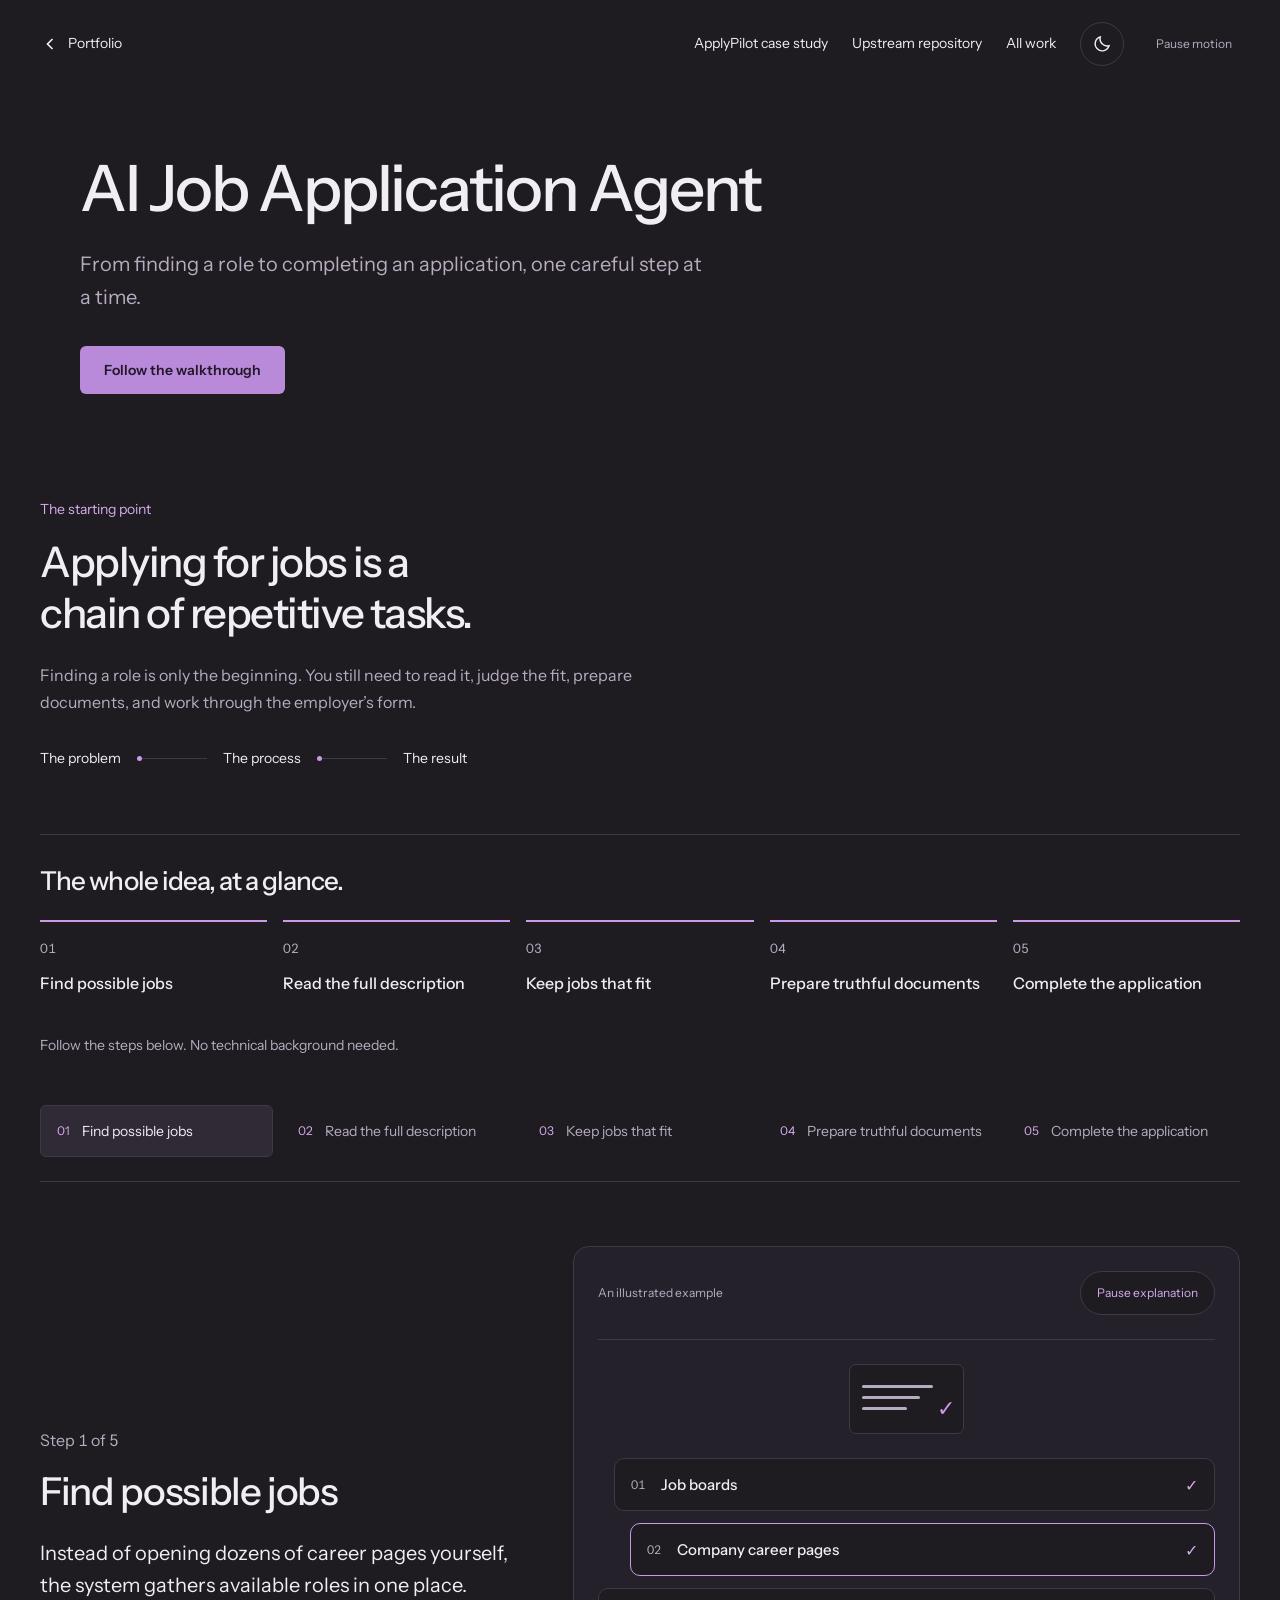
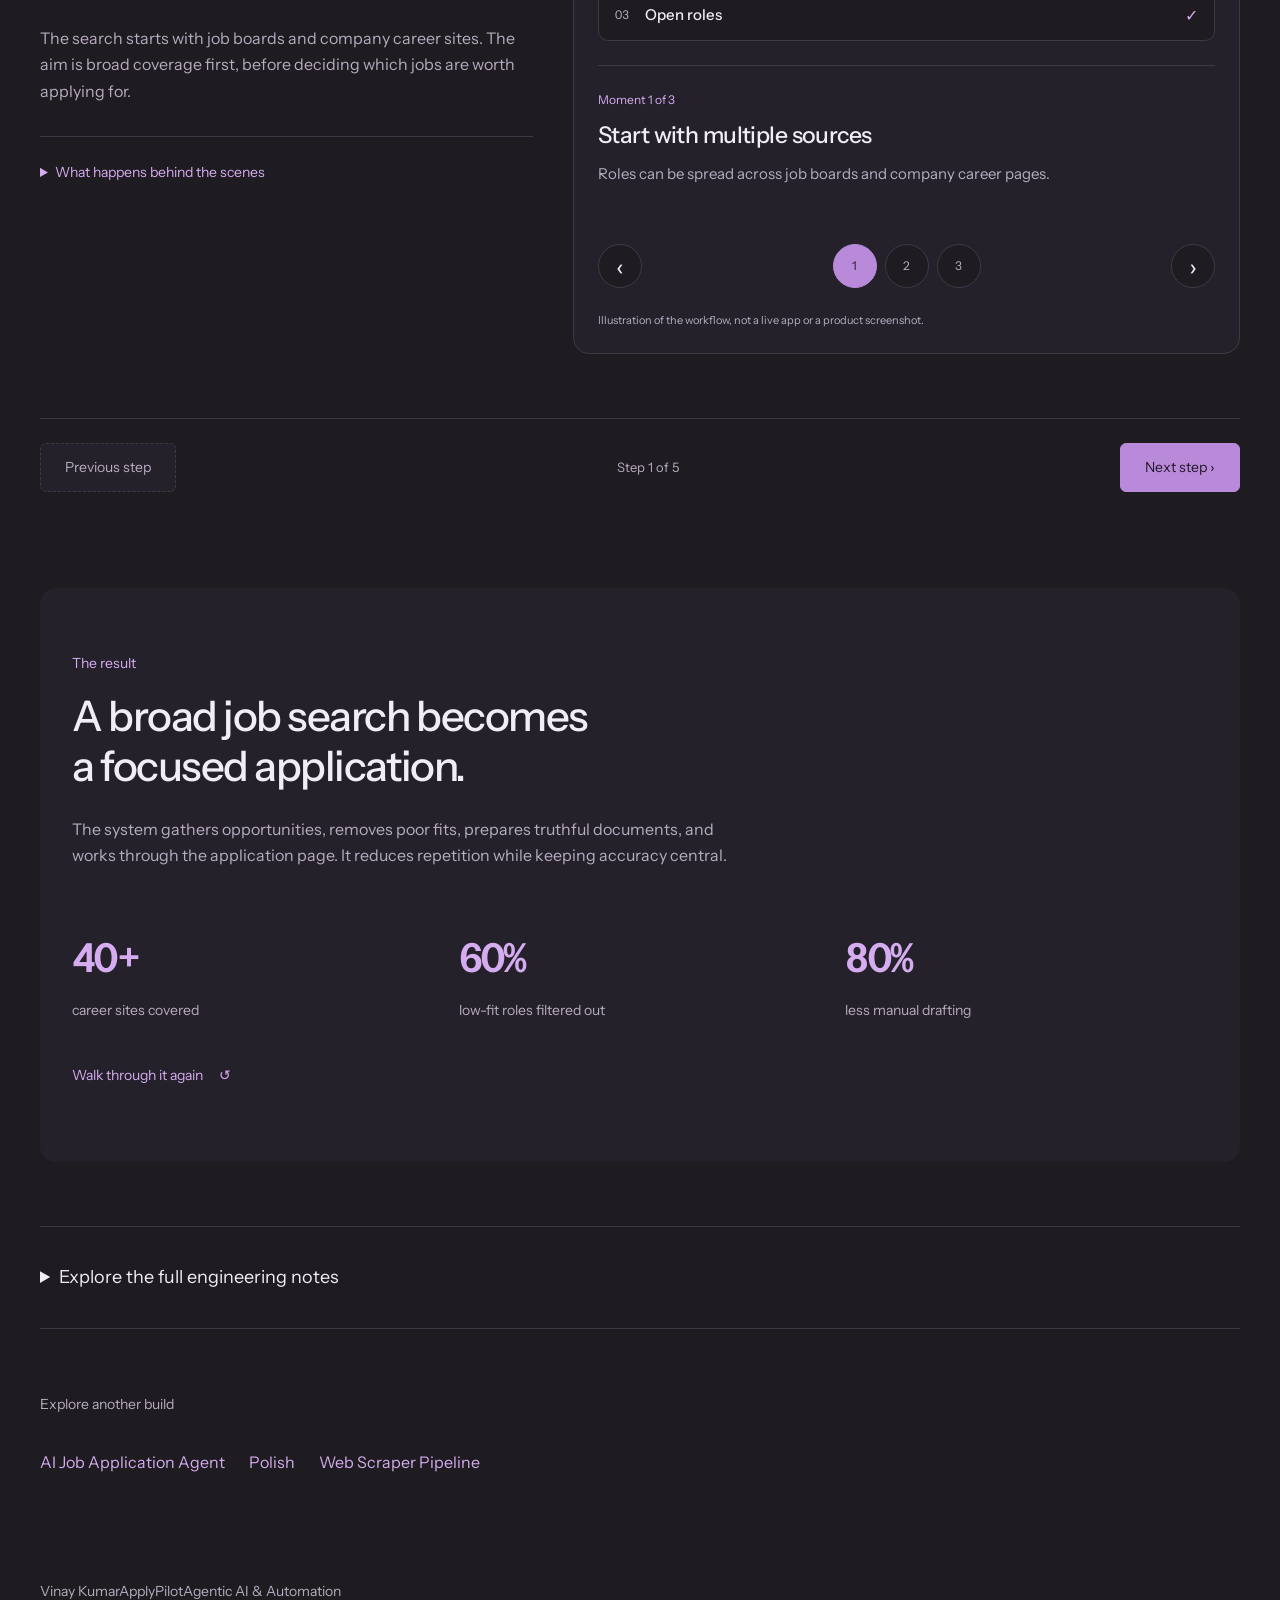
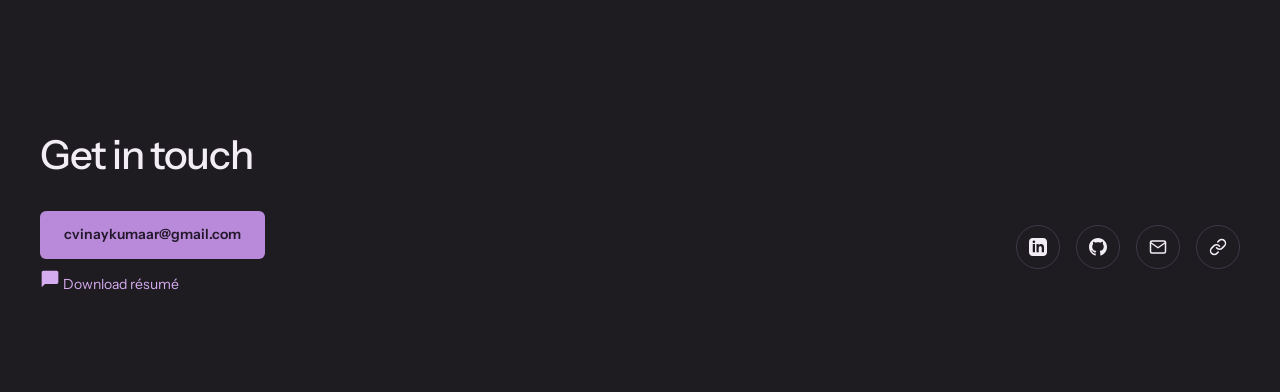
<file: applypilot.html>
<!DOCTYPE html>
<html lang="en">
<head>
<script src="./theme.js?v=15"></script>
<script async src="https://www.googletagmanager.com/gtag/js?id=G-9RK674J2KF"></script>
<script>
window.dataLayer = window.dataLayer || [];
function gtag(){dataLayer.push(arguments);}
gtag("js", new Date());
gtag("config", "G-9RK674J2KF");
</script>
<meta charset="UTF-8"/>
<meta name="viewport" content="width=device-width, initial-scale=1.0"/>
<title>AI Job Application Agent | Vinay Kumar Chakali</title>
<meta name="description" content="Vinay Kumar’s ApplyPilot case study: a six-stage AI job application pipeline, cost-aware extraction, truthful document generation, and browser automation."/>
<link rel="icon" type="image/svg+xml" href="./favicon.svg?v=6"/>
<link rel="preconnect" href="https://fonts.googleapis.com"/>
<link rel="preconnect" href="https://fonts.gstatic.com" crossorigin/>
<link href="https://fonts.googleapis.com/css2?family=Instrument+Sans:wght@400;500;600;700&display=swap" rel="stylesheet"/>





<link rel="stylesheet" href="./stripe.css?v=19"/>
<link rel="stylesheet" href="./case-walkthrough.css?v=21"/></head>
<body class="case-study visual-walkthrough case-applypilot"><nav>
  <a href="./index.html" class="nav-back">
    <svg aria-hidden="true" viewBox="0 0 24 24"><polyline points="15 18 9 12 15 6"/></svg>
    Portfolio
  </a>
  <span class="nav-title">ApplyPilot case study</span>
  <div class="nav-right">
    <a href="https://github.com/Pickle-Pixel/ApplyPilot" target="_blank" rel="noopener">Upstream repository</a>
    <a href="./index.html#work">All work</a>
  </div>
<button class="theme-toggle" type="button" data-theme-toggle hidden aria-label="Switch to light theme" aria-pressed="false"><svg class="sun-icon" viewBox="0 0 24 24" fill="none" stroke="currentColor" stroke-width="1.7" aria-hidden="true"><circle cx="12" cy="12" r="4"/><path d="M12 2v2m0 16v2M2 12h2m16 0h2M5 5l1.4 1.4m11.2 11.2L19 19M5 19l1.4-1.4M17.6 6.4 19 5"/></svg><svg class="moon-icon" viewBox="0 0 24 24" fill="none" stroke="currentColor" stroke-width="1.7" aria-hidden="true"><path d="M20.5 14a8.5 8.5 0 0 1-10.5-10.5A8.5 8.5 0 1 0 20.5 14Z"/></svg></button>
</nav><header class="cs-hero walkthrough-hero"><h1 class="cs-hero-title">AI Job Application Agent</h1><p class="cs-hero-subtitle">From finding a role to completing an application, one careful step at a time.</p><a class="hero-action" href="#walkthrough">Follow the walkthrough</a></header><main class="visual-case"><section class="story-context"><p>The starting point</p><h2>Applying for jobs is a chain of repetitive tasks.</h2><p>Finding a role is only the beginning. You still need to read it, judge the fit, prepare documents, and work through the employer’s form.</p><div class="story-route"><span>The problem</span><i aria-hidden="true"></i><span>The process</span><i aria-hidden="true"></i><span>The result</span></div></section><section class="journey-overview" aria-labelledby="journey-title"><h2 id="journey-title">The whole idea, at a glance.</h2><ol class="journey-track"><li><span>01</span><strong>Find possible jobs</strong></li><li><span>02</span><strong>Read the full description</strong></li><li><span>03</span><strong>Keep jobs that fit</strong></li><li><span>04</span><strong>Prepare truthful documents</strong></li><li><span>05</span><strong>Complete the application</strong></li></ol><p>Follow the steps below. No technical background needed.</p></section><section id="walkthrough" class="walkthrough" data-walkthrough aria-label="Step-by-step walkthrough"><nav class="step-navigation" aria-label="Walkthrough steps"><a class="step-link" href="#step-1"><span>01</span>Find possible jobs</a><a class="step-link" href="#step-2"><span>02</span>Read the full description</a><a class="step-link" href="#step-3"><span>03</span>Keep jobs that fit</a><a class="step-link" href="#step-4"><span>04</span>Prepare truthful documents</a><a class="step-link" href="#step-5"><span>05</span>Complete the application</a></nav><div class="walkthrough-panels"><article class="walkthrough-step" id="step-1" data-walkthrough-step aria-labelledby="step-title-1"><div class="step-explanation"><p class="step-count">Step 1 of 5</p><h2 id="step-title-1">Find possible jobs</h2><p class="step-intro">Instead of opening dozens of career pages yourself, the system gathers available roles in one place.</p><p>The search starts with job boards and company career sites. The aim is broad coverage first, before deciding which jobs are worth applying for.</p><details class="step-technical"><summary>What happens behind the scenes</summary><p>The project extends an open-source ApplyPilot foundation with custom coverage across 40+ career sites.</p></details></div><div class="step-visual"><figure class="explanation-scene" data-explanation-scene><div class="scene-top"><span>An illustrated example</span><button type="button" data-scene-play hidden aria-pressed="false">Play explanation</button></div><div class="scene-frames"><div class="scene-frame" data-scene-frame><div class="scene-objects scene-applypilot"><div class="topic-motion document-motion" aria-hidden="true"><i></i><i></i><i></i><span>✓</span></div><div class="motion-item"><span class="motion-index">01</span><strong>Job boards</strong><span class="motion-check" aria-hidden="true">✓</span></div><div class="motion-item"><span class="motion-index">02</span><strong>Company career pages</strong><span class="motion-check" aria-hidden="true">✓</span></div><div class="motion-item"><span class="motion-index">03</span><strong>Open roles</strong><span class="motion-check" aria-hidden="true">✓</span></div></div><div class="scene-narration"><span>Moment 1 of 3</span><h3>Start with multiple sources</h3><p>Roles can be spread across job boards and company career pages.</p></div></div><div class="scene-frame" data-scene-frame><div class="scene-objects scene-applypilot"><div class="topic-motion document-motion" aria-hidden="true"><i></i><i></i><i></i><span>✓</span></div><div class="motion-item"><span class="motion-index">01</span><strong>Role A</strong><span class="motion-check" aria-hidden="true">✓</span></div><div class="motion-item"><span class="motion-index">02</span><strong>Role B</strong><span class="motion-check" aria-hidden="true">✓</span></div><div class="motion-item"><span class="motion-index">03</span><strong>Role C</strong><span class="motion-check" aria-hidden="true">✓</span></div></div><div class="scene-narration"><span>Moment 2 of 3</span><h3>Collect the listings</h3><p>The collectors bring possible roles into one workflow.</p></div></div><div class="scene-frame" data-scene-frame><div class="scene-objects scene-applypilot"><div class="topic-motion document-motion" aria-hidden="true"><i></i><i></i><i></i><span>✓</span></div><div class="motion-item"><span class="motion-index">01</span><strong>Collected roles</strong><span class="motion-check" aria-hidden="true">✓</span></div><div class="motion-item"><span class="motion-index">02</span><strong>One working list</strong><span class="motion-check" aria-hidden="true">✓</span></div><div class="motion-item"><span class="motion-index">03</span><strong>Next: read each role</strong><span class="motion-check" aria-hidden="true">✓</span></div></div><div class="scene-narration"><span>Moment 3 of 3</span><h3>Build one list</h3><p>A collected list is ready for reading and filtering.</p></div></div></div><div class="scene-controls" hidden><button type="button" data-scene-prev aria-label="Previous moment">‹</button><div class="scene-dots" aria-label="Explanation moments"><button type="button" data-scene-dot aria-label="Show moment 1">1</button><button type="button" data-scene-dot aria-label="Show moment 2">2</button><button type="button" data-scene-dot aria-label="Show moment 3">3</button></div><button type="button" data-scene-next aria-label="Next moment">›</button></div><figcaption>Illustration of the workflow, not a live app or a product screenshot.</figcaption></figure></div></article><article class="walkthrough-step" id="step-2" data-walkthrough-step aria-labelledby="step-title-2"><div class="step-explanation"><p class="step-count">Step 2 of 5</p><h2 id="step-title-2">Read the full description</h2><p class="step-intro">A short job preview rarely tells the whole story. This step opens the listing and collects the full requirements.</p><p>The system first looks for information already organized on the page. If that fails, it tries known page layouts. AI is the fallback, keeping paid AI calls for the difficult pages.</p><details class="step-technical"><summary>What happens behind the scenes</summary><p>Structured page data → known page layout → AI fallback. This is the three-tier extraction cascade.</p></details></div><div class="step-visual"><figure class="explanation-scene" data-explanation-scene><div class="scene-top"><span>An illustrated example</span><button type="button" data-scene-play hidden aria-pressed="false">Play explanation</button></div><div class="scene-frames"><div class="scene-frame" data-scene-frame><div class="scene-objects scene-applypilot"><div class="topic-motion document-motion" aria-hidden="true"><i></i><i></i><i></i><span>✓</span></div><div class="motion-item"><span class="motion-index">01</span><strong>Job preview</strong><span class="motion-check" aria-hidden="true">✓</span></div><div class="motion-item"><span class="motion-index">02</span><strong>Open full page</strong><span class="motion-check" aria-hidden="true">✓</span></div><div class="motion-item"><span class="motion-index">03</span><strong>Read requirements</strong><span class="motion-check" aria-hidden="true">✓</span></div></div><div class="scene-narration"><span>Moment 1 of 3</span><h3>Open the listing</h3><p>A short preview may omit important requirements.</p></div></div><div class="scene-frame" data-scene-frame><div class="scene-objects scene-applypilot"><div class="topic-motion document-motion" aria-hidden="true"><i></i><i></i><i></i><span>✓</span></div><div class="motion-item"><span class="motion-index">01</span><strong>Structured data</strong><span class="motion-check" aria-hidden="true">✓</span></div><div class="motion-item"><span class="motion-index">02</span><strong>Known layout</strong><span class="motion-check" aria-hidden="true">✓</span></div><div class="motion-item"><span class="motion-index">03</span><strong>AI only if needed</strong><span class="motion-check" aria-hidden="true">✓</span></div></div><div class="scene-narration"><span>Moment 2 of 3</span><h3>Try simple methods first</h3><p>Use structured page data, then known page layouts.</p></div></div><div class="scene-frame" data-scene-frame><div class="scene-objects scene-applypilot"><div class="topic-motion document-motion" aria-hidden="true"><i></i><i></i><i></i><span>✓</span></div><div class="motion-item"><span class="motion-index">01</span><strong>Responsibilities</strong><span class="motion-check" aria-hidden="true">✓</span></div><div class="motion-item"><span class="motion-index">02</span><strong>Required experience</strong><span class="motion-check" aria-hidden="true">✓</span></div><div class="motion-item"><span class="motion-index">03</span><strong>Full description</strong><span class="motion-check" aria-hidden="true">✓</span></div></div><div class="scene-narration"><span>Moment 3 of 3</span><h3>Keep a complete description</h3><p>The next stage can judge the role using its actual requirements.</p></div></div></div><div class="scene-controls" hidden><button type="button" data-scene-prev aria-label="Previous moment">‹</button><div class="scene-dots" aria-label="Explanation moments"><button type="button" data-scene-dot aria-label="Show moment 1">1</button><button type="button" data-scene-dot aria-label="Show moment 2">2</button><button type="button" data-scene-dot aria-label="Show moment 3">3</button></div><button type="button" data-scene-next aria-label="Next moment">›</button></div><figcaption>Illustration of the workflow, not a live app or a product screenshot.</figcaption></figure></div></article><article class="walkthrough-step" id="step-3" data-walkthrough-step aria-labelledby="step-title-3"><div class="step-explanation"><p class="step-count">Step 3 of 5</p><h2 id="step-title-3">Keep jobs that fit</h2><p class="step-intro">The AI compares the role with my actual experience, so unsuitable jobs do not go further.</p><p>Think of this as a filter, not a promise of getting hired. Each role receives a fit score; low-fit roles stop here before time is spent preparing an application.</p><details class="step-technical"><summary>What happens behind the scenes</summary><p>The source case study describes a 1–10 fit score and filtering out 60% of low-fit roles.</p></details></div><div class="step-visual"><figure class="explanation-scene" data-explanation-scene><div class="scene-top"><span>An illustrated example</span><button type="button" data-scene-play hidden aria-pressed="false">Play explanation</button></div><div class="scene-frames"><div class="scene-frame" data-scene-frame><div class="scene-objects scene-applypilot"><div class="topic-motion document-motion" aria-hidden="true"><i></i><i></i><i></i><span>✓</span></div><div class="motion-item"><span class="motion-index">01</span><strong>Job requirements</strong><span class="motion-check" aria-hidden="true">✓</span></div><div class="motion-item"><span class="motion-index">02</span><strong>Verified experience</strong><span class="motion-check" aria-hidden="true">✓</span></div><div class="motion-item"><span class="motion-index">03</span><strong>Compare</strong><span class="motion-check" aria-hidden="true">✓</span></div></div><div class="scene-narration"><span>Moment 1 of 3</span><h3>Compare both sides</h3><p>Read the job requirements alongside verified experience.</p></div></div><div class="scene-frame" data-scene-frame><div class="scene-objects scene-applypilot"><div class="topic-motion document-motion" aria-hidden="true"><i></i><i></i><i></i><span>✓</span></div><div class="motion-item"><span class="motion-index">01</span><strong>Poor fit: stop</strong><span class="motion-check" aria-hidden="true">✓</span></div><div class="motion-item"><span class="motion-index">02</span><strong>Relevant role: continue</strong><span class="motion-check" aria-hidden="true">✓</span></div><div class="motion-item"><span class="motion-index">03</span><strong>Shortlist</strong><span class="motion-check" aria-hidden="true">✓</span></div></div><div class="scene-narration"><span>Moment 2 of 3</span><h3>Remove poor fits</h3><p>A relevance score helps decide which roles deserve more work.</p></div></div><div class="scene-frame" data-scene-frame><div class="scene-objects scene-applypilot"><div class="topic-motion document-motion" aria-hidden="true"><i></i><i></i><i></i><span>✓</span></div><div class="motion-item"><span class="motion-index">01</span><strong>Relevant role</strong><span class="motion-check" aria-hidden="true">✓</span></div><div class="motion-item"><span class="motion-index">02</span><strong>Prepare documents</strong><span class="motion-check" aria-hidden="true">✓</span></div><div class="motion-item"><span class="motion-index">03</span><strong>Less wasted drafting</strong><span class="motion-check" aria-hidden="true">✓</span></div></div><div class="scene-narration"><span>Moment 3 of 3</span><h3>Spend effort on the shortlist</h3><p>Only suitable roles move on to document preparation.</p></div></div></div><div class="scene-controls" hidden><button type="button" data-scene-prev aria-label="Previous moment">‹</button><div class="scene-dots" aria-label="Explanation moments"><button type="button" data-scene-dot aria-label="Show moment 1">1</button><button type="button" data-scene-dot aria-label="Show moment 2">2</button><button type="button" data-scene-dot aria-label="Show moment 3">3</button></div><button type="button" data-scene-next aria-label="Next moment">›</button></div><figcaption>Illustration of the workflow, not a live app or a product screenshot.</figcaption></figure></div></article><article class="walkthrough-step" id="step-4" data-walkthrough-step aria-labelledby="step-title-4"><div class="step-explanation"><p class="step-count">Step 4 of 5</p><h2 id="step-title-4">Prepare truthful documents</h2><p class="step-intro">The system brings the most relevant experience forward in the résumé and writes a job-specific cover letter.</p><p>It can change emphasis and wording, but companies, dates, education, and results stay fixed. Tailoring should make genuine experience easier to see, without inventing qualifications.</p><details class="step-technical"><summary>What happens behind the scenes</summary><p>Résumé tailoring and cover-letter writing are separate stages in the underlying six-stage pipeline.</p></details></div><div class="step-visual"><figure class="explanation-scene" data-explanation-scene><div class="scene-top"><span>An illustrated example</span><button type="button" data-scene-play hidden aria-pressed="false">Play explanation</button></div><div class="scene-frames"><div class="scene-frame" data-scene-frame><div class="scene-objects scene-applypilot"><div class="topic-motion document-motion" aria-hidden="true"><i></i><i></i><i></i><span>✓</span></div><div class="motion-item"><span class="motion-index">01</span><strong>Verified résumé</strong><span class="motion-check" aria-hidden="true">✓</span></div><div class="motion-item"><span class="motion-index">02</span><strong>Facts stay fixed</strong><span class="motion-check" aria-hidden="true">✓</span></div><div class="motion-item"><span class="motion-index">03</span><strong>No invented claims</strong><span class="motion-check" aria-hidden="true">✓</span></div></div><div class="scene-narration"><span>Moment 1 of 3</span><h3>Start from verified facts</h3><p>Companies, dates, education, and achievements stay fixed.</p></div></div><div class="scene-frame" data-scene-frame><div class="scene-objects scene-applypilot"><div class="topic-motion document-motion" aria-hidden="true"><i></i><i></i><i></i><span>✓</span></div><div class="motion-item"><span class="motion-index">01</span><strong>Relevant work first</strong><span class="motion-check" aria-hidden="true">✓</span></div><div class="motion-item"><span class="motion-index">02</span><strong>Clearer wording</strong><span class="motion-check" aria-hidden="true">✓</span></div><div class="motion-item"><span class="motion-index">03</span><strong>Same true experience</strong><span class="motion-check" aria-hidden="true">✓</span></div></div><div class="scene-narration"><span>Moment 2 of 3</span><h3>Bring relevant experience forward</h3><p>Change the ordering and wording so the match is easier to see.</p></div></div><div class="scene-frame" data-scene-frame><div class="scene-objects scene-applypilot"><div class="topic-motion document-motion" aria-hidden="true"><i></i><i></i><i></i><span>✓</span></div><div class="motion-item"><span class="motion-index">01</span><strong>Tailored résumé</strong><span class="motion-check" aria-hidden="true">✓</span></div><div class="motion-item"><span class="motion-index">02</span><strong>Job-specific letter</strong><span class="motion-check" aria-hidden="true">✓</span></div><div class="motion-item"><span class="motion-index">03</span><strong>Ready for the form</strong><span class="motion-check" aria-hidden="true">✓</span></div></div><div class="scene-narration"><span>Moment 3 of 3</span><h3>Prepare both documents</h3><p>The résumé and cover letter address this particular role.</p></div></div></div><div class="scene-controls" hidden><button type="button" data-scene-prev aria-label="Previous moment">‹</button><div class="scene-dots" aria-label="Explanation moments"><button type="button" data-scene-dot aria-label="Show moment 1">1</button><button type="button" data-scene-dot aria-label="Show moment 2">2</button><button type="button" data-scene-dot aria-label="Show moment 3">3</button></div><button type="button" data-scene-next aria-label="Next moment">›</button></div><figcaption>Illustration of the workflow, not a live app or a product screenshot.</figcaption></figure></div></article><article class="walkthrough-step" id="step-5" data-walkthrough-step aria-labelledby="step-title-5"><div class="step-explanation"><p class="step-count">Step 5 of 5</p><h2 id="step-title-5">Complete the application</h2><p class="step-intro">A browser agent opens the employer’s form, enters details, and uploads the prepared documents.</p><p>Different employers use different forms. The agent reads the page and chooses the next action instead of relying only on a fixed sequence of clicks. Human review before submission is listed as a planned improvement.</p><details class="step-technical"><summary>What happens behind the scenes</summary><p>Claude Code uses Playwright through MCP to interact with employer application pages. Submission reliability varies by site and remains a focus for evaluation.</p></details></div><div class="step-visual"><figure class="explanation-scene" data-explanation-scene><div class="scene-top"><span>An illustrated example</span><button type="button" data-scene-play hidden aria-pressed="false">Play explanation</button></div><div class="scene-frames"><div class="scene-frame" data-scene-frame><div class="scene-objects scene-applypilot"><div class="topic-motion document-motion" aria-hidden="true"><i></i><i></i><i></i><span>✓</span></div><div class="motion-item"><span class="motion-index">01</span><strong>Employer form</strong><span class="motion-check" aria-hidden="true">✓</span></div><div class="motion-item"><span class="motion-index">02</span><strong>Read each field</strong><span class="motion-check" aria-hidden="true">✓</span></div><div class="motion-item"><span class="motion-index">03</span><strong>Choose next action</strong><span class="motion-check" aria-hidden="true">✓</span></div></div><div class="scene-narration"><span>Moment 1 of 3</span><h3>Read the employer’s page</h3><p>The browser agent identifies fields and upload controls.</p></div></div><div class="scene-frame" data-scene-frame><div class="scene-objects scene-applypilot"><div class="topic-motion document-motion" aria-hidden="true"><i></i><i></i><i></i><span>✓</span></div><div class="motion-item"><span class="motion-index">01</span><strong>Personal details</strong><span class="motion-check" aria-hidden="true">✓</span></div><div class="motion-item"><span class="motion-index">02</span><strong>Work history</strong><span class="motion-check" aria-hidden="true">✓</span></div><div class="motion-item"><span class="motion-index">03</span><strong>Document uploads</strong><span class="motion-check" aria-hidden="true">✓</span></div></div><div class="scene-narration"><span>Moment 2 of 3</span><h3>Complete the required fields</h3><p>It enters details and uploads the prepared documents.</p></div></div><div class="scene-frame" data-scene-frame><div class="scene-objects scene-applypilot"><div class="topic-motion document-motion" aria-hidden="true"><i></i><i></i><i></i><span>✓</span></div><div class="motion-item"><span class="motion-index">01</span><strong>Site-specific checks</strong><span class="motion-check" aria-hidden="true">✓</span></div><div class="motion-item"><span class="motion-index">02</span><strong>Submission reliability</strong><span class="motion-check" aria-hidden="true">✓</span></div><div class="motion-item"><span class="motion-index">03</span><strong>Human review: planned</strong><span class="motion-check" aria-hidden="true">✓</span></div></div><div class="scene-narration"><span>Moment 3 of 3</span><h3>Check the workflow’s limits</h3><p>Different employer pages can fail in different ways. Human review before submission remains a planned improvement.</p></div></div></div><div class="scene-controls" hidden><button type="button" data-scene-prev aria-label="Previous moment">‹</button><div class="scene-dots" aria-label="Explanation moments"><button type="button" data-scene-dot aria-label="Show moment 1">1</button><button type="button" data-scene-dot aria-label="Show moment 2">2</button><button type="button" data-scene-dot aria-label="Show moment 3">3</button></div><button type="button" data-scene-next aria-label="Next moment">›</button></div><figcaption>Illustration of the workflow, not a live app or a product screenshot.</figcaption></figure></div></article></div><div class="walkthrough-controls" hidden><button type="button" data-step-prev>Previous step</button><p data-step-progress role="status" aria-live="polite"></p><button type="button" data-step-next>Next step <span aria-hidden="true">›</span></button></div></section><section class="story-conclusion" id="result"><p>The result</p><h2>A broad job search becomes a focused application.</h2><p>The system gathers opportunities, removes poor fits, prepares truthful documents, and works through the application page. It reduces repetition while keeping accuracy central.</p><div class="story-results"><div><strong>40+</strong><span>career sites covered</span></div><div><strong>60%</strong><span>low-fit roles filtered out</span></div><div><strong>80%</strong><span>less manual drafting</span></div></div><a href="#walkthrough" class="story-restart">Walk through it again <span aria-hidden="true">↺</span></a></section><details class="engineering-appendix"><summary>Explore the full engineering notes</summary><div class="appendix-content">

<section class="pipeline-band" aria-label="Application pipeline">
  <div class="cs-wrap-wide">

    <div class="diagram-block reveal">
      <h2 class="pipeline-heading">Six-stage autonomous pipeline</h2>
      <div class="pipeline-diagram">
        <div class="pipe-node"><div class="pipe-icon source" aria-hidden="true">1</div><div class="pipe-label">Discovery</div></div>
        <div class="pipe-arrow"><div class="pipe-arrow-line"></div><div class="pipe-arrow-text">raw jobs</div></div>
        <div class="pipe-node"><div class="pipe-icon scraper" aria-hidden="true">2</div><div class="pipe-label">Enrichment</div></div>
        <div class="pipe-arrow"><div class="pipe-arrow-line"></div><div class="pipe-arrow-text">full JD</div></div>
        <div class="pipe-node"><div class="pipe-icon db" aria-hidden="true">3</div><div class="pipe-label">Scoring</div></div>
        <div class="pipe-arrow"><div class="pipe-arrow-line"></div><div class="pipe-arrow-text">gate</div></div>
        <div class="pipe-node"><div class="pipe-icon api" aria-hidden="true">4</div><div class="pipe-label">Tailoring</div></div>
        <div class="pipe-arrow"><div class="pipe-arrow-line"></div><div class="pipe-arrow-text">docs</div></div>
        <div class="pipe-node"><div class="pipe-icon client" aria-hidden="true">5</div><div class="pipe-label">Cover Letter</div></div>
        <div class="pipe-arrow"><div class="pipe-arrow-line"></div><div class="pipe-arrow-text">submit</div></div>
        <div class="pipe-node"><div class="pipe-icon source" aria-hidden="true">6</div><div class="pipe-label">Agent Apply</div></div>
      </div>
    </div>

    <div class="overview-meta reveal">
      <div class="meta-cell"><p class="meta-label">Role</p><p class="meta-value">AI / Automation Engineer</p></div>
      <div class="meta-cell"><p class="meta-label">Type</p><p class="meta-value">Agentic Pipeline</p></div>
      <div class="meta-cell"><p class="meta-label">Built On</p><p class="meta-value">ApplyPilot (AGPL-3.0)</p></div>
      <div class="meta-cell"><p class="meta-label">Stack</p><p class="meta-value">Python, Playwright, MCP, Claude Code</p></div>
    </div>

  </div>
</section>

<!-- 01 OVERVIEW -->
<section class="cs-section">
  <div class="cs-wrap">
    <h2 class="cs-heading reveal">Why I built this</h2><p class="cs-body">Claude and LLM APIs generate concise job summaries and application responses, reducing manual drafting time by <strong>80%</strong>.</p>
<p class="cs-body">
      A six-stage pipeline that discovers roles, scores each one for genuine fit, generates a truthful
      tailored resume and cover letter, then uses an LLM-driven browser agent to complete real
      applications : built to answer one question:
      <strong>can an AI agent reliably operate software made for humans?</strong>
    </p>
    <p class="cs-body reveal">
      I wanted to solve a problem that looked simple and was not:
      <strong>can an AI agent reliably operate software that was built for humans?</strong>
    </p>
    <p class="cs-body reveal">
      Job applications turned out to be an almost perfect test case. The workflow spans everything hard
      about applied AI : messy web scraping, unstructured text extraction, LLM judgment calls, cost
      control, safety guardrails, and finally an agent driving a live browser through interfaces it has
      never seen before. Four ATS vendors : <strong>Workday, Greenhouse, Lever, LinkedIn</strong> :
      each with dozens of employer-specific variants and no stable DOM to code against.
    </p>
    <p class="cs-body reveal">
      If I could make an agent handle <em>that</em> reliably, I would have learned something real about
      building agentic systems.
    </p>
    <p class="cs-body reveal">
      I built this on top of <a href="https://github.com/Pickle-Pixel/ApplyPilot" target="_blank" rel="noopener">Pickle-Pixel/ApplyPilot</a>
      (AGPL-3.0), an open-source project I used as the orchestration layer. I set it up, debugged it, and
      extended it : most of my work went into <strong>scraping coverage</strong>, the
      <strong>extraction cascade</strong>, and getting the <strong>autonomous apply stage</strong> to
      survive real-world ATS pages.
    </p>
  </div>
</section>

<!-- 02 ARCHITECTURE -->
<div class="cs-divider"></div>
<section class="cs-section">
  <div class="cs-wrap">
    <h2 class="cs-heading reveal">How it works</h2>
    <p class="cs-body reveal">A personal project from July 2026. Prompts extract job requirements and tailor application content while preserving meaning across 40+ career sites.</p>

    <div class="architecture-stage reveal">
      <h3><span>1</span>Discovery : <span class="grad-text">find everything</span></h3>
      <p class="cs-body">Aggregates roles from <strong>LinkedIn, Indeed, Glassdoor, ZipRecruiter</strong> and <strong>Google Jobs</strong> via <code>python-jobspy</code>, extended with custom scrapers for <strong>40+ career sites</strong>.</p>
    <p class="cs-body"><em>Why the direct portals matter:</em> aggregators miss roles or list them late. Going to the source widened coverage significantly : and it is the part that required real scraper engineering rather than an API call.</p>
    </div>
    <div class="architecture-stage reveal">
      <h3><span>2</span>Enrichment : <span class="grad-text">three-tier cascade</span></h3>
      <p class="cs-body">Listings are truncated, so every full description is pulled through a deliberately tiered strategy:</p>
      <div class="layers-diagram">
        <div class="layer-row">
          <div class="layer-badge"><div class="layer-name">Tier 1</div><div class="layer-desc">Free</div></div>
          <div class="layer-content">
            <code class="layer-chip active">JSON-LD</code>
            <span>: schema.org structured data : clean and free</span>
          </div>
        </div>
        <div class="layer-row">
          <div class="layer-badge"><div class="layer-name">Tier 2</div><div class="layer-desc">Free</div></div>
          <div class="layer-content">
            <span class="layer-chip active">CSS Selectors</span>
            <span>: hand-written patterns for known layouts</span>
          </div>
        </div>
        <div class="layer-row">
          <div class="layer-badge"><div class="layer-name">Tier 3</div><div class="layer-desc">Paid</div></div>
          <div class="layer-content">
            <span class="layer-chip active">LLM Extraction</span>
            <span>: fallback for anything unrecognized</span>
          </div>
        </div>
      </div>
      <p class="cs-body"><strong>This is the design decision I am most pleased with.</strong> Routing every page through an LLM works perfectly and costs a fortune. Deterministic parsing is free but brittle. The cascade means the expensive, flexible path only runs on genuinely unrecognized pages : most resolve free at tier 1 or 2. Same result, a fraction of the cost.</p>
    </div>
    <div class="architecture-stage reveal">
      <h3><span>3</span>Scoring : <span class="grad-text">the selectivity gate</span></h3>
      <p class="cs-body">An LLM rates every discovered role <strong>1 to 10</strong> against my actual experience and preferences. <strong>Relevancy scoring and ranking filter out 60% of low-fit roles.</strong></p>
    <p class="cs-body">This gate is the most important component in the system, and it is a deliberate constraint rather than a limitation. An automation pipeline without it is a spam cannon : useless to the employer and useless to me, since a bad-fit application wastes everyone&rsquo;s time and gets filtered anyway. The system is built to apply to <em>fewer</em> jobs, more carefully. <strong>Quality is enforced architecturally, not by good intentions.</strong></p>
    </div>
    <div class="architecture-stage reveal">
      <h3><span>4</span>Tailoring : <span class="grad-text">anti-hallucination guarantee</span></h3>
      <p class="cs-body">For each role that clears the gate, the LLM rewrites my resume : reordering experience so relevant work leads, and aligning vocabulary with the posting.</p>
    <p class="cs-body"><strong>The hard constraint: it cannot invent anything.</strong> Companies, dates, metrics and education are treated as immutable verified facts and pass through untouched. The model&rsquo;s write access is limited to emphasis, ordering, and phrasing of things that are already true.</p>
    <p class="cs-body">This was not a nice-to-have : it is the whole ballgame. A resume generator that hallucinates a skill does not just produce a bad document; it produces a document that fails a human being in an interview room and burns their credibility. Constraining the model&rsquo;s authority to the subset of the problem where it cannot cause harm is, to me, the central discipline of building with LLMs.</p>
    </div>
    <div class="architecture-stage reveal">
      <h3><span>5</span>Cover Letter : <span class="grad-text">grounded, not templated</span></h3>
      <p class="cs-body">A genuine letter per role, grounded in the specific job and company : not a template with the company name substituted in.</p>
    </div>
    <div class="architecture-stage reveal">
      <h3><span>6</span>Autonomous Execution : <span class="grad-text">the agent</span></h3>
      <p class="cs-body">The part I learned the most from. <strong>Claude Code</strong> is connected to a <strong>Playwright</strong> browser-automation server over the <strong>Model Context Protocol (MCP)</strong>. MCP is what turns a language model into an actor: it gives the model a structured interface to perceive the live page and take real actions on it.</p>
    <p class="cs-body">For each application the agent opens the page, identifies which ATS it is dealing with, then completes personal details and work history, uploads the tailored resume and cover letter, and answers screening questions : across <strong>Workday, Greenhouse, Lever</strong>, and the LinkedIn/Indeed native flows.</p>
    <p class="cs-body"><em>Why an agent instead of a script:</em> you cannot hard-code selectors for a long tail of forms you have never seen. Scripted automation breaks the moment an employer customizes their Workday tenant. A model that reads the page and reasons about it is the only approach that generalizes to the unknown : and getting that to work reliably against real, inconsistent DOMs was the core engineering challenge of the project.</p>
    </div>
  </div>
</section>

<!-- 03 DECISIONS -->
<div class="cs-divider"></div>
<section class="cs-section">
  <div class="cs-wrap">
    <h2 class="cs-heading reveal">Decisions worth defending</h2>
    <div class="future-list reveal">
      <div class="future-item"><span class="future-text"><strong>Cost as an architectural concern.</strong> The extraction cascade exists because &ldquo;just use the LLM&rdquo; is a design smell. Knowing when <em>not</em> to call the model is as important as the prompt.</span></div>
      <div class="future-item"><span class="future-text"><strong>Guardrails over capability.</strong> The tailoring stage is deliberately less powerful than it could be. Restricting what the model may touch is what makes its output trustworthy.</span></div>
      <div class="future-item"><span class="future-text"><strong>Selectivity over throughput.</strong> The scoring gate throws most of the pipeline&rsquo;s own work away on purpose. A system that <em>could</em> apply to everything and chooses not to is the better system.</span></div>
      <div class="future-item"><span class="future-text"><strong>Standing on open source, honestly.</strong> The orchestration layer is ApplyPilot (AGPL-3.0). Knowing what to build versus what to adopt and extend is an engineering decision in itself.</span></div>
    </div>
  </div>
</section>

<!-- 04 REFLECTION -->
<div class="cs-divider"></div>
<section class="cs-section">
  <div class="cs-wrap">
    <h2 class="cs-heading reveal">What I’d improve next</h2>
    <div class="future-list reveal">
      <div class="future-item"><span class="future-text">Expand <strong>evaluation</strong> : measure submission success rate per ATS and catch silent failures automatically</span></div>
      <div class="future-item"><span class="future-text">Add a <strong>human review checkpoint</strong> before submission for high-priority roles</span></div>
      <div class="future-item"><span class="future-text">Cache and reuse <strong>extraction patterns</strong> the LLM discovers, so tier 3 promotes itself to tier 2 over time</span></div>
      <div class="future-item"><span class="future-text">Structured <strong>observability</strong> across the pipeline : per-stage cost, latency and drop-off tracing</span></div>
    </div>
  </div>
</section>

<!-- FOOTER -->
</div></details><nav class="next-case" aria-label="More case studies"><p>Explore another build</p><a href="./applypilot.html">AI Job Application Agent</a><a href="./polish.html">Polish</a><a href="./scraper.html">Web Scraper Pipeline</a></nav></main><footer class="cs-footer">
  <p class="cs-footer-text"><span>Vinay Kumar</span><span>ApplyPilot</span><span>Agentic AI &amp; Automation</span></p>
</footer>

<!-- ─── GET IN TOUCH ─── -->
<section class="cs-contact-section">
  <div class="cs-contact-inner">
    <h2 class="cs-contact-heading">Get in touch</h2>
    <div class="cs-contact-row">
      <a href="mailto:cvinaykumaar@gmail.com" class="cs-email-pill">cvinaykumaar@gmail.com</a>
      <div class="cs-social-icons">
        <a href="https://www.linkedin.com/in/vinay-kumar-chakali/" target="_blank" rel="noopener" aria-label="LinkedIn">
          <svg aria-hidden="true" width="22" height="22" viewBox="0 0 24 24" fill="currentColor"><path d="M19 0h-14c-2.761 0-5 2.239-5 5v14c0 2.761 2.239 5 5 5h14c2.762 0 5-2.239 5-5v-14c0-2.761-2.238-5-5-5zm-11 19h-3v-11h3v11zm-1.5-12.268c-.966 0-1.75-.79-1.75-1.764s.784-1.764 1.75-1.764 1.75.79 1.75 1.764-.783 1.764-1.75 1.764zm13.5 12.268h-3v-5.604c0-3.368-4-3.113-4 0v5.604h-3v-11h3v1.765c1.396-2.586 7-2.777 7 2.476v6.759z"/></svg>
        </a>
        <a href="https://github.com/VinnayKummar" target="_blank" rel="noopener" aria-label="GitHub">
          <svg aria-hidden="true" width="22" height="22" viewBox="0 0 24 24" fill="currentColor"><path d="M12 0c-6.626 0-12 5.373-12 12 0 5.302 3.438 9.8 8.207 11.387.599.111.793-.261.793-.577v-2.234c-3.338.726-4.033-1.416-4.033-1.416-.546-1.387-1.333-1.756-1.333-1.756-1.089-.745.083-.729.083-.729 1.205.084 1.839 1.237 1.839 1.237 1.07 1.834 2.807 1.304 3.492.997.107-.775.418-1.305.762-1.604-2.665-.305-5.467-1.334-5.467-5.931 0-1.311.469-2.381 1.236-3.221-.124-.303-.535-1.524.117-3.176 0 0 1.008-.322 3.301 1.23.957-.266 1.983-.399 3.003-.404 1.02.005 2.047.138 3.006.404 2.291-1.552 3.297-1.23 3.297-1.23.653 1.653.242 2.874.118 3.176.77.84 1.235 1.911 1.235 3.221 0 4.609-2.807 5.624-5.479 5.921.43.372.823 1.102.823 2.222v3.293c0 .319.192.694.801.576 4.765-1.589 8.199-6.086 8.199-11.386 0-6.627-5.373-12-12-12z"/></svg>
        </a>
        <a href="mailto:cvinaykumaar@gmail.com" aria-label="Email">
          <svg aria-hidden="true" width="22" height="22" viewBox="0 0 24 24" fill="none" stroke="currentColor" stroke-width="2" stroke-linecap="round" stroke-linejoin="round"><path d="M4 4h16c1.1 0 2 .9 2 2v12c0 1.1-.9 2-2 2H4c-1.1 0-2-.9-2-2V6c0-1.1.9-2 2-2z"/><polyline points="22,6 12,13 2,6"/></svg>
        </a>
        <a href="./index.html" aria-label="Portfolio">
          <svg aria-hidden="true" width="22" height="22" viewBox="0 0 24 24" fill="none" stroke="currentColor" stroke-width="2" stroke-linecap="round" stroke-linejoin="round"><path d="M10 13a5 5 0 0 0 7.54.54l3-3a5 5 0 0 0-7.07-7.07l-1.72 1.71"/><path d="M14 11a5 5 0 0 0-7.54-.54l-3 3a5 5 0 0 0 7.07 7.07l1.71-1.71"/></svg>
        </a>
      </div>
    </div>
    <a href="./Vinay_Kumar_Resume.pdf" target="_blank" rel="noopener" class="cs-resume-link">
      <svg aria-hidden="true" width="18" height="18" viewBox="0 0 24 24" fill="currentColor"><path d="M20 2H4c-1.1 0-2 .9-2 2v18l4-4h14c1.1 0 2-.9 2-2V4c0-1.1-.9-2-2-2z"/></svg>
      Download résumé
    </a>
  </div>
</section>



<script src="./cinema.js?v=28" defer></script><script src="./case-walkthrough.js?v=21" defer></script></body></html>
</file>
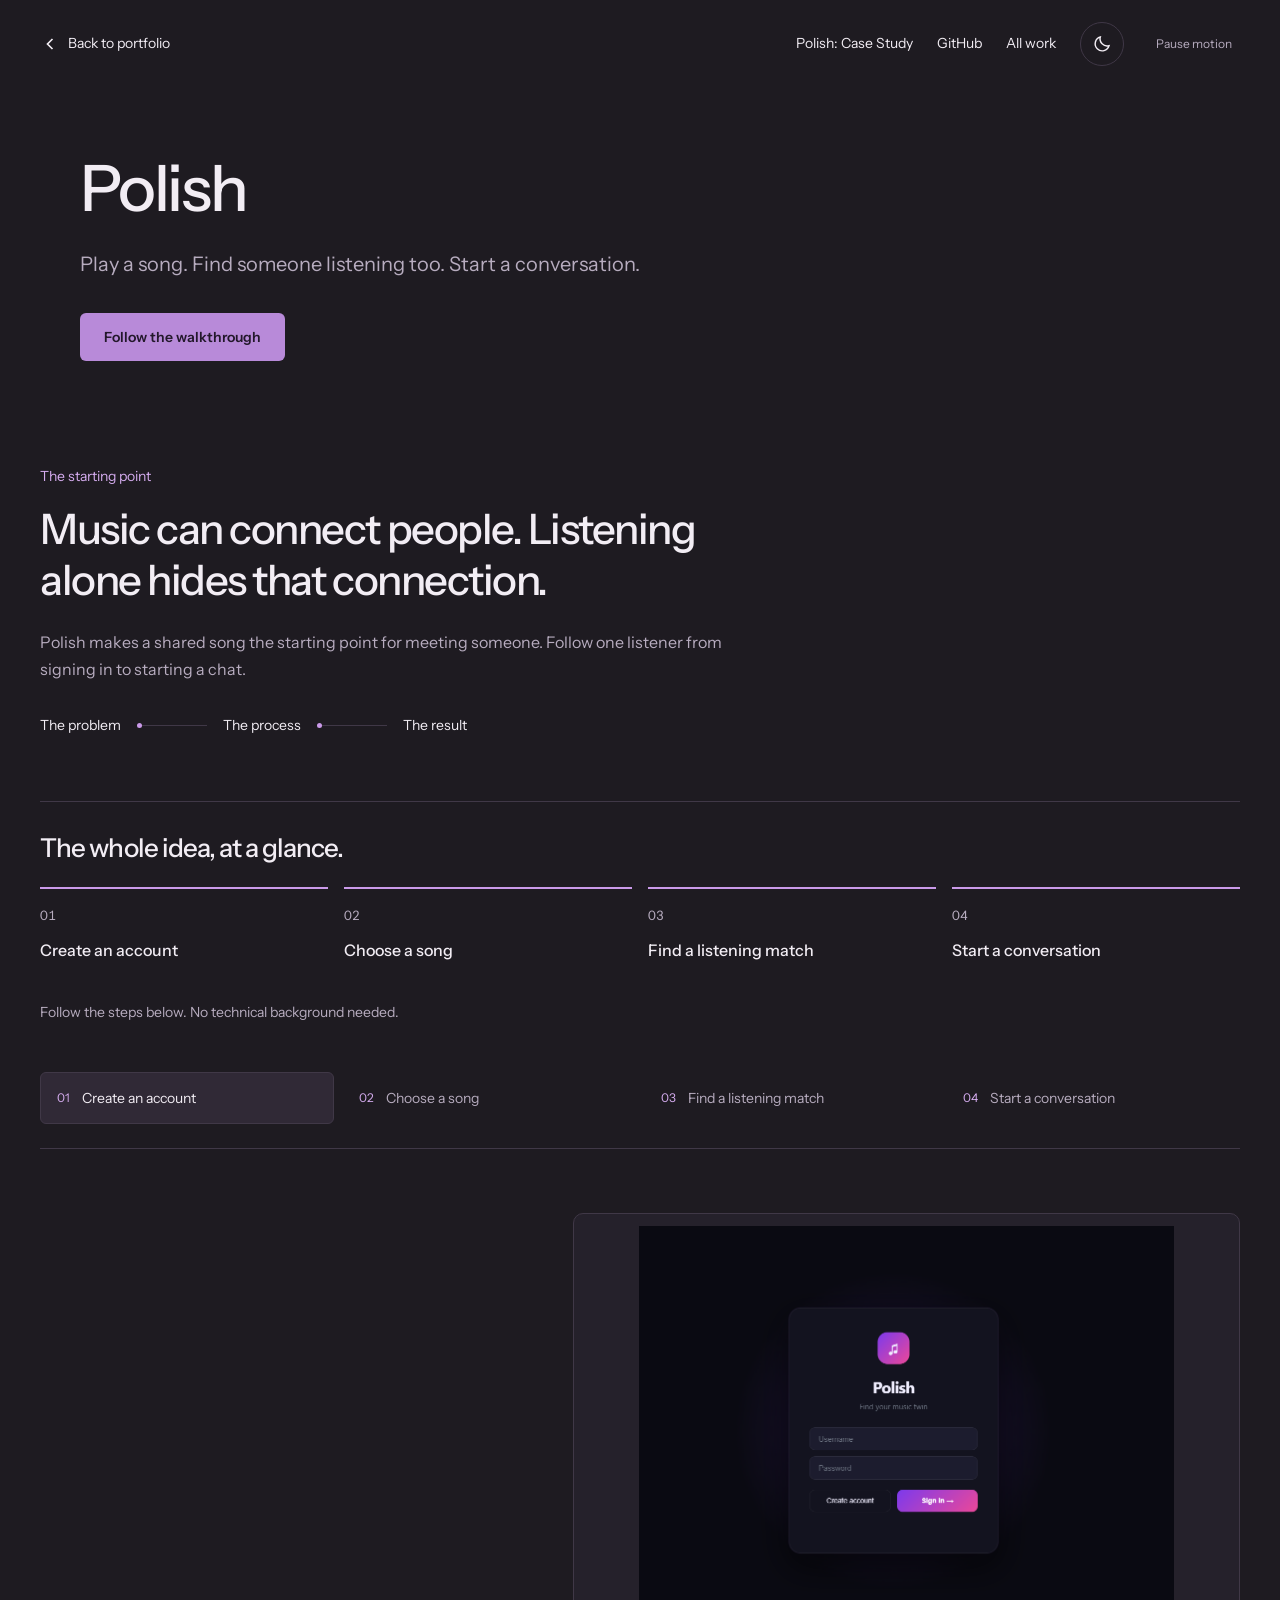
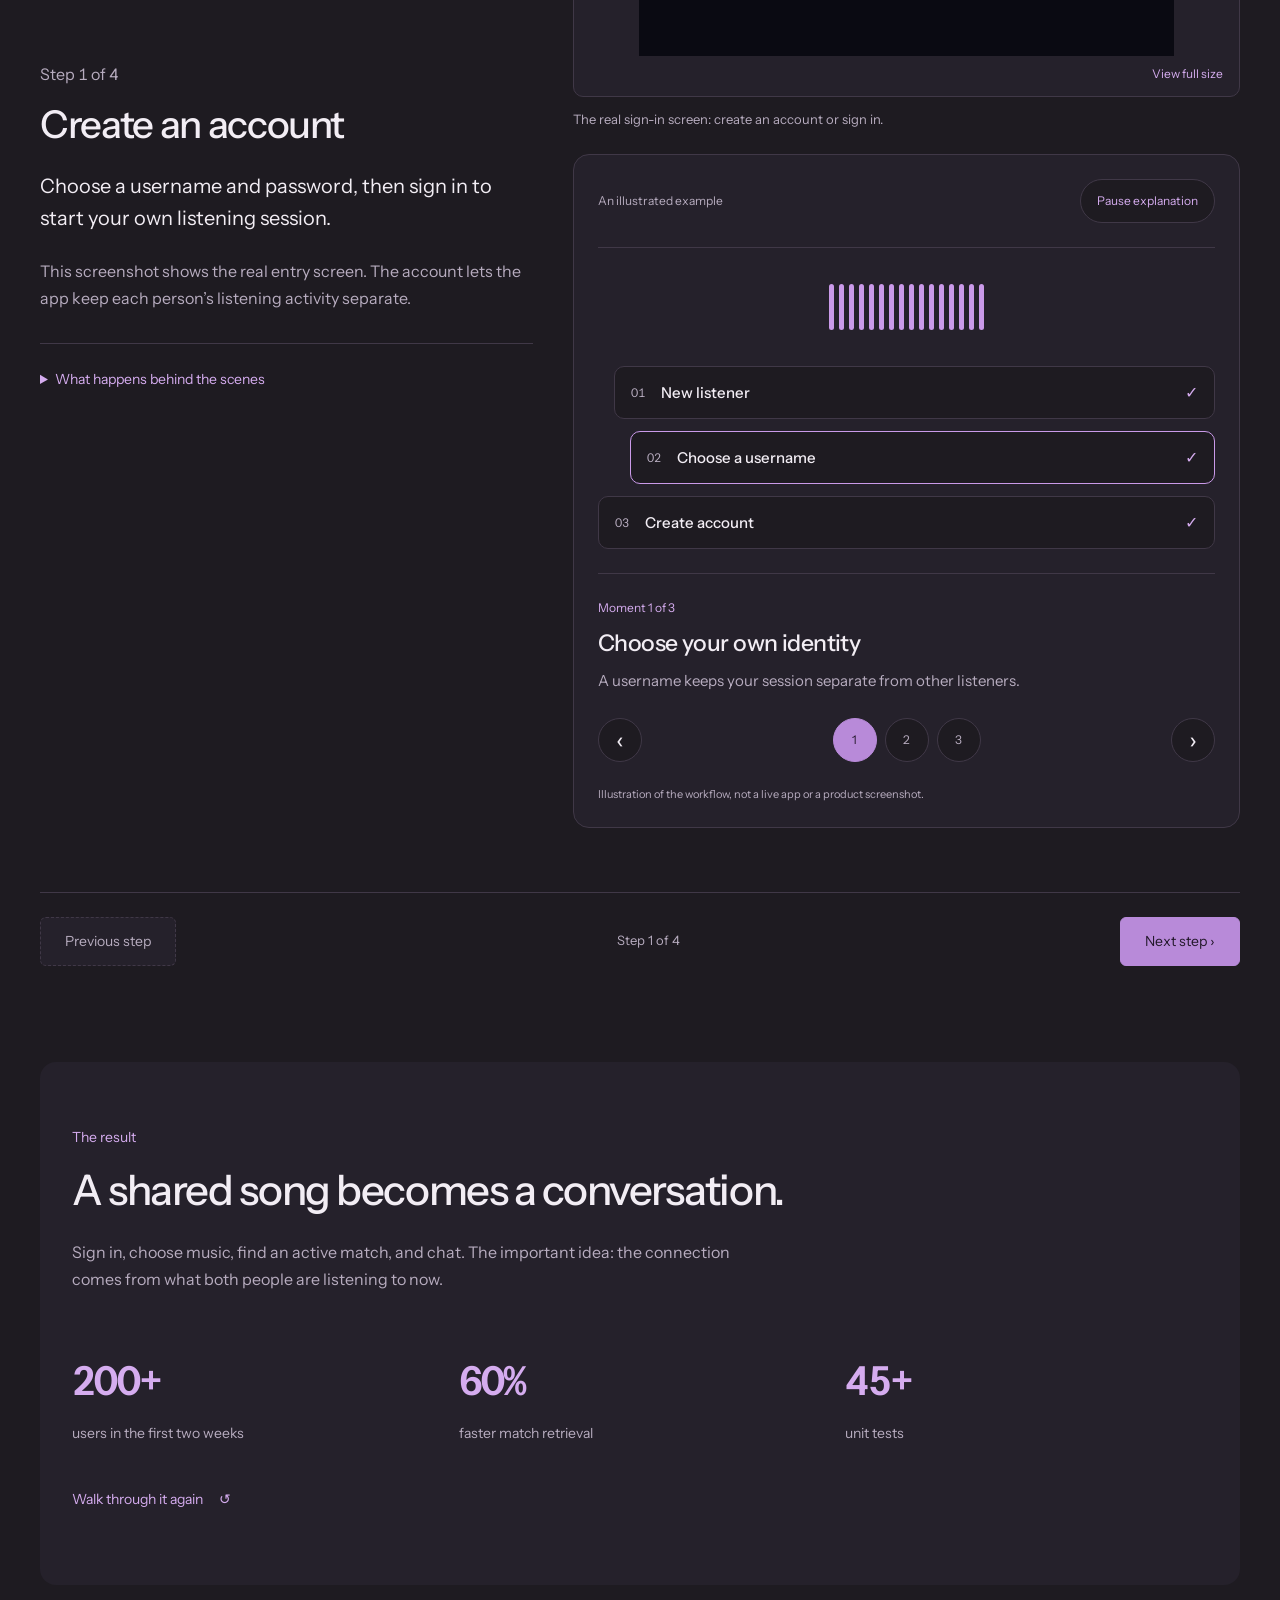
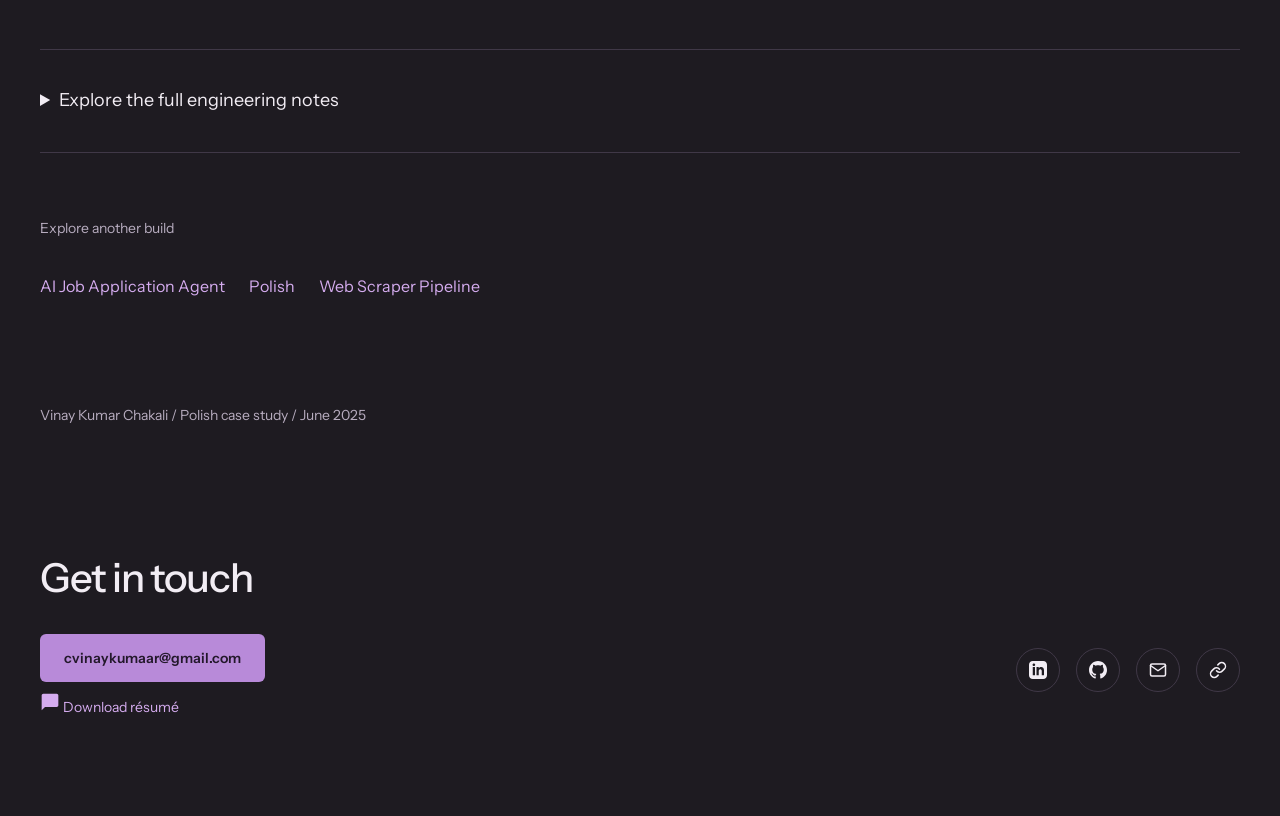
<file: polish.html>
<!DOCTYPE html>
<html lang="en">
<head>
<script src="./theme.js?v=15"></script>
<script async src="https://www.googletagmanager.com/gtag/js?id=G-9RK674J2KF"></script>
<script>
window.dataLayer = window.dataLayer || [];
function gtag(){dataLayer.push(arguments);}
gtag("js", new Date());
gtag("config", "G-9RK674J2KF");
</script>
<meta charset="UTF-8"/>
<meta name="viewport" content="width=device-width, initial-scale=1.0"/>
<title>Polish music matching app | Vinay Kumar</title>
<meta name="description" content="How Vinay Kumar built Polish, a real-time music matching application with FastAPI, WebSocket chat, geolocation and JWT authentication."/>
<link rel="icon" type="image/svg+xml" href="./favicon.svg?v=6"/>
<link rel="preconnect" href="https://fonts.googleapis.com"/>
<link rel="preconnect" href="https://fonts.gstatic.com" crossorigin/>
<link href="https://fonts.googleapis.com/css2?family=Instrument+Sans:wght@400;500;600;700&display=swap" rel="stylesheet"/>





<link rel="stylesheet" href="./stripe.css?v=19"/>
<link rel="stylesheet" href="./case-walkthrough.css?v=21"/></head>
<body class="case-study visual-walkthrough case-polish"><nav>
  <a href="./index.html" class="nav-back">
    <svg aria-hidden="true" viewBox="0 0 24 24"><polyline points="15 18 9 12 15 6"/></svg>
    Back to portfolio
  </a>
  <span class="nav-title">Polish: Case Study</span>
  <div class="nav-links-right">
    <a href="https://github.com/VinnayKummar/Music-polish" target="_blank" rel="noopener">GitHub</a>
    <a href="./index.html#work">All work</a>
  </div>
<button class="theme-toggle" type="button" data-theme-toggle hidden aria-label="Switch to light theme" aria-pressed="false"><svg class="sun-icon" viewBox="0 0 24 24" fill="none" stroke="currentColor" stroke-width="1.7" aria-hidden="true"><circle cx="12" cy="12" r="4"/><path d="M12 2v2m0 16v2M2 12h2m16 0h2M5 5l1.4 1.4m11.2 11.2L19 19M5 19l1.4-1.4M17.6 6.4 19 5"/></svg><svg class="moon-icon" viewBox="0 0 24 24" fill="none" stroke="currentColor" stroke-width="1.7" aria-hidden="true"><path d="M20.5 14a8.5 8.5 0 0 1-10.5-10.5A8.5 8.5 0 1 0 20.5 14Z"/></svg></button>
</nav><header class="cs-hero walkthrough-hero"><h1 class="cs-hero-title">Polish</h1><p class="cs-hero-subtitle">Play a song. Find someone listening too. Start a conversation.</p><a class="hero-action" href="#walkthrough">Follow the walkthrough</a></header><main class="visual-case"><section class="story-context"><p>The starting point</p><h2>Music can connect people. Listening alone hides that connection.</h2><p>Polish makes a shared song the starting point for meeting someone. Follow one listener from signing in to starting a chat.</p><div class="story-route"><span>The problem</span><i aria-hidden="true"></i><span>The process</span><i aria-hidden="true"></i><span>The result</span></div></section><section class="journey-overview" aria-labelledby="journey-title"><h2 id="journey-title">The whole idea, at a glance.</h2><ol class="journey-track"><li><span>01</span><strong>Create an account</strong></li><li><span>02</span><strong>Choose a song</strong></li><li><span>03</span><strong>Find a listening match</strong></li><li><span>04</span><strong>Start a conversation</strong></li></ol><p>Follow the steps below. No technical background needed.</p></section><section id="walkthrough" class="walkthrough" data-walkthrough aria-label="Step-by-step walkthrough"><nav class="step-navigation" aria-label="Walkthrough steps"><a class="step-link" href="#step-1"><span>01</span>Create an account</a><a class="step-link" href="#step-2"><span>02</span>Choose a song</a><a class="step-link" href="#step-3"><span>03</span>Find a listening match</a><a class="step-link" href="#step-4"><span>04</span>Start a conversation</a></nav><div class="walkthrough-panels"><article class="walkthrough-step" id="step-1" data-walkthrough-step aria-labelledby="step-title-1"><div class="step-explanation"><p class="step-count">Step 1 of 4</p><h2 id="step-title-1">Create an account</h2><p class="step-intro">Choose a username and password, then sign in to start your own listening session.</p><p>This screenshot shows the real entry screen. The account lets the app keep each person’s listening activity separate.</p><details class="step-technical"><summary>What happens behind the scenes</summary><p>The project uses JWT-based authentication to identify signed-in sessions.</p></details></div><div class="step-visual"><figure class="walkthrough-shot"><a href="./shots/loginpage.png" class="shot-zoom" data-image-zoom aria-label="Enlarge screenshot: Create an account"><img src="./shots/loginpage.png" alt="The real sign-in screen: create an account or sign in." loading="lazy"/><span>View full size</span></a><figcaption>The real sign-in screen: create an account or sign in.</figcaption></figure><figure class="explanation-scene" data-explanation-scene><div class="scene-top"><span>An illustrated example</span><button type="button" data-scene-play hidden aria-pressed="false">Play explanation</button></div><div class="scene-frames"><div class="scene-frame" data-scene-frame><div class="scene-objects scene-polish"><div class="topic-motion sound-motion" aria-hidden="true"><i style="--bar:0"></i><i style="--bar:1"></i><i style="--bar:2"></i><i style="--bar:3"></i><i style="--bar:4"></i><i style="--bar:5"></i><i style="--bar:6"></i><i style="--bar:7"></i><i style="--bar:8"></i><i style="--bar:9"></i><i style="--bar:10"></i><i style="--bar:11"></i><i style="--bar:12"></i><i style="--bar:13"></i><i style="--bar:14"></i><i style="--bar:15"></i></div><div class="motion-item"><span class="motion-index">01</span><strong>New listener</strong><span class="motion-check" aria-hidden="true">✓</span></div><div class="motion-item"><span class="motion-index">02</span><strong>Choose a username</strong><span class="motion-check" aria-hidden="true">✓</span></div><div class="motion-item"><span class="motion-index">03</span><strong>Create account</strong><span class="motion-check" aria-hidden="true">✓</span></div></div><div class="scene-narration"><span>Moment 1 of 3</span><h3>Choose your own identity</h3><p>A username keeps your session separate from other listeners.</p></div></div><div class="scene-frame" data-scene-frame><div class="scene-objects scene-polish"><div class="topic-motion sound-motion" aria-hidden="true"><i style="--bar:0"></i><i style="--bar:1"></i><i style="--bar:2"></i><i style="--bar:3"></i><i style="--bar:4"></i><i style="--bar:5"></i><i style="--bar:6"></i><i style="--bar:7"></i><i style="--bar:8"></i><i style="--bar:9"></i><i style="--bar:10"></i><i style="--bar:11"></i><i style="--bar:12"></i><i style="--bar:13"></i><i style="--bar:14"></i><i style="--bar:15"></i></div><div class="motion-item"><span class="motion-index">01</span><strong>Your account</strong><span class="motion-check" aria-hidden="true">✓</span></div><div class="motion-item"><span class="motion-index">02</span><strong>Sign in</strong><span class="motion-check" aria-hidden="true">✓</span></div><div class="motion-item"><span class="motion-index">03</span><strong>Listening session</strong><span class="motion-check" aria-hidden="true">✓</span></div></div><div class="scene-narration"><span>Moment 2 of 3</span><h3>Sign in securely</h3><p>The app recognizes your account when you sign in.</p></div></div><div class="scene-frame" data-scene-frame><div class="scene-objects scene-polish"><div class="topic-motion sound-motion" aria-hidden="true"><i style="--bar:0"></i><i style="--bar:1"></i><i style="--bar:2"></i><i style="--bar:3"></i><i style="--bar:4"></i><i style="--bar:5"></i><i style="--bar:6"></i><i style="--bar:7"></i><i style="--bar:8"></i><i style="--bar:9"></i><i style="--bar:10"></i><i style="--bar:11"></i><i style="--bar:12"></i><i style="--bar:13"></i><i style="--bar:14"></i><i style="--bar:15"></i></div><div class="motion-item"><span class="motion-index">01</span><strong>Signed in</strong><span class="motion-check" aria-hidden="true">✓</span></div><div class="motion-item"><span class="motion-index">02</span><strong>Open your library</strong><span class="motion-check" aria-hidden="true">✓</span></div><div class="motion-item"><span class="motion-index">03</span><strong>Ready to play</strong><span class="motion-check" aria-hidden="true">✓</span></div></div><div class="scene-narration"><span>Moment 3 of 3</span><h3>You are ready to listen</h3><p>Your next action is choosing a song from the library.</p></div></div></div><div class="scene-controls" hidden><button type="button" data-scene-prev aria-label="Previous moment">‹</button><div class="scene-dots" aria-label="Explanation moments"><button type="button" data-scene-dot aria-label="Show moment 1">1</button><button type="button" data-scene-dot aria-label="Show moment 2">2</button><button type="button" data-scene-dot aria-label="Show moment 3">3</button></div><button type="button" data-scene-next aria-label="Next moment">›</button></div><figcaption>Illustration of the workflow, not a live app or a product screenshot.</figcaption></figure></div></article><article class="walkthrough-step" id="step-2" data-walkthrough-step aria-labelledby="step-title-2"><div class="step-explanation"><p class="step-count">Step 2 of 4</p><h2 id="step-title-2">Choose a song</h2><p class="step-intro">Pick a song from your library. The player shows what you are listening to now.</p><p>In the real screen below, the library is on the right and the current song and playback controls are on the left. The app now has a song to compare with other listeners.</p><details class="step-technical"><summary>What happens behind the scenes</summary><p>React presents the player while the backend tracks current listening activity.</p></details></div><div class="step-visual"><figure class="walkthrough-shot"><a href="./shots/musicplaying.png" class="shot-zoom" data-image-zoom aria-label="Enlarge screenshot: Choose a song"><img src="./shots/musicplaying.png" alt="The real player: a selected song, playback controls, and the song library." loading="lazy"/><span>View full size</span></a><figcaption>The real player: a selected song, playback controls, and the song library.</figcaption></figure><figure class="explanation-scene" data-explanation-scene><div class="scene-top"><span>An illustrated example</span><button type="button" data-scene-play hidden aria-pressed="false">Play explanation</button></div><div class="scene-frames"><div class="scene-frame" data-scene-frame><div class="scene-objects scene-polish"><div class="topic-motion sound-motion" aria-hidden="true"><i style="--bar:0"></i><i style="--bar:1"></i><i style="--bar:2"></i><i style="--bar:3"></i><i style="--bar:4"></i><i style="--bar:5"></i><i style="--bar:6"></i><i style="--bar:7"></i><i style="--bar:8"></i><i style="--bar:9"></i><i style="--bar:10"></i><i style="--bar:11"></i><i style="--bar:12"></i><i style="--bar:13"></i><i style="--bar:14"></i><i style="--bar:15"></i></div><div class="motion-item"><span class="motion-index">01</span><strong>Song A</strong><span class="motion-check" aria-hidden="true">✓</span></div><div class="motion-item"><span class="motion-index">02</span><strong>Song B</strong><span class="motion-check" aria-hidden="true">✓</span></div><div class="motion-item"><span class="motion-index">03</span><strong>Song C</strong><span class="motion-check" aria-hidden="true">✓</span></div></div><div class="scene-narration"><span>Moment 1 of 3</span><h3>Pick a song</h3><p>Choose one track from the library.</p></div></div><div class="scene-frame" data-scene-frame><div class="scene-objects scene-polish"><div class="topic-motion sound-motion" aria-hidden="true"><i style="--bar:0"></i><i style="--bar:1"></i><i style="--bar:2"></i><i style="--bar:3"></i><i style="--bar:4"></i><i style="--bar:5"></i><i style="--bar:6"></i><i style="--bar:7"></i><i style="--bar:8"></i><i style="--bar:9"></i><i style="--bar:10"></i><i style="--bar:11"></i><i style="--bar:12"></i><i style="--bar:13"></i><i style="--bar:14"></i><i style="--bar:15"></i></div><div class="motion-item"><span class="motion-index">01</span><strong>Your player</strong><span class="motion-check" aria-hidden="true">✓</span></div><div class="motion-item"><span class="motion-index">02</span><strong>Song A</strong><span class="motion-check" aria-hidden="true">✓</span></div><div class="motion-item"><span class="motion-index">03</span><strong>Playing now</strong><span class="motion-check" aria-hidden="true">✓</span></div></div><div class="scene-narration"><span>Moment 2 of 3</span><h3>Playback starts</h3><p>The player tells the app which song is active.</p></div></div><div class="scene-frame" data-scene-frame><div class="scene-objects scene-polish"><div class="topic-motion sound-motion" aria-hidden="true"><i style="--bar:0"></i><i style="--bar:1"></i><i style="--bar:2"></i><i style="--bar:3"></i><i style="--bar:4"></i><i style="--bar:5"></i><i style="--bar:6"></i><i style="--bar:7"></i><i style="--bar:8"></i><i style="--bar:9"></i><i style="--bar:10"></i><i style="--bar:11"></i><i style="--bar:12"></i><i style="--bar:13"></i><i style="--bar:14"></i><i style="--bar:15"></i></div><div class="motion-item"><span class="motion-index">01</span><strong>You: Song A</strong><span class="motion-check" aria-hidden="true">✓</span></div><div class="motion-item"><span class="motion-index">02</span><strong>Listening activity</strong><span class="motion-check" aria-hidden="true">✓</span></div><div class="motion-item"><span class="motion-index">03</span><strong>Find the same song</strong><span class="motion-check" aria-hidden="true">✓</span></div></div><div class="scene-narration"><span>Moment 3 of 3</span><h3>Share listening activity</h3><p>The backend can now compare this song with other active listeners.</p></div></div></div><div class="scene-controls" hidden><button type="button" data-scene-prev aria-label="Previous moment">‹</button><div class="scene-dots" aria-label="Explanation moments"><button type="button" data-scene-dot aria-label="Show moment 1">1</button><button type="button" data-scene-dot aria-label="Show moment 2">2</button><button type="button" data-scene-dot aria-label="Show moment 3">3</button></div><button type="button" data-scene-next aria-label="Next moment">›</button></div><figcaption>Illustration of the workflow, not a live app or a product screenshot.</figcaption></figure></div></article><article class="walkthrough-step" id="step-3" data-walkthrough-step aria-labelledby="step-title-3"><div class="step-explanation"><p class="step-count">Step 3 of 4</p><h2 id="step-title-3">Find a listening match</h2><p class="step-intro">The app looks for another active listener playing the same song.</p><p>The real screenshot shows a matching listener beneath the library. The matching logic uses a 30-second activity window so the connection is about what people are playing now. Location can be shared when browser permission is granted.</p><details class="step-technical"><summary>What happens behind the scenes</summary><p>The original case study describes song matching, geolocation, and a 30-second active window.</p></details></div><div class="step-visual"><figure class="walkthrough-shot"><a href="./shots/Dashbord.png" class="shot-zoom" data-image-zoom aria-label="Enlarge screenshot: Find a listening match"><img src="./shots/Dashbord.png" alt="The real Listening Nearby result: a matching user and a Chat button." loading="lazy"/><span>View full size</span></a><figcaption>The real Listening Nearby result: a matching user and a Chat button.</figcaption></figure><figure class="explanation-scene" data-explanation-scene><div class="scene-top"><span>An illustrated example</span><button type="button" data-scene-play hidden aria-pressed="false">Play explanation</button></div><div class="scene-frames"><div class="scene-frame" data-scene-frame><div class="scene-objects scene-polish"><div class="topic-motion sound-motion" aria-hidden="true"><i style="--bar:0"></i><i style="--bar:1"></i><i style="--bar:2"></i><i style="--bar:3"></i><i style="--bar:4"></i><i style="--bar:5"></i><i style="--bar:6"></i><i style="--bar:7"></i><i style="--bar:8"></i><i style="--bar:9"></i><i style="--bar:10"></i><i style="--bar:11"></i><i style="--bar:12"></i><i style="--bar:13"></i><i style="--bar:14"></i><i style="--bar:15"></i></div><div class="motion-item"><span class="motion-index">01</span><strong>You: Song A</strong><span class="motion-check" aria-hidden="true">✓</span></div><div class="motion-item"><span class="motion-index">02</span><strong>Other listener: Song A</strong><span class="motion-check" aria-hidden="true">✓</span></div><div class="motion-item"><span class="motion-index">03</span><strong>Same track</strong><span class="motion-check" aria-hidden="true">✓</span></div></div><div class="scene-narration"><span>Moment 1 of 3</span><h3>Two people are listening</h3><p>Imagine you and another person are both playing Song A.</p></div></div><div class="scene-frame" data-scene-frame><div class="scene-objects scene-polish"><div class="topic-motion sound-motion" aria-hidden="true"><i style="--bar:0"></i><i style="--bar:1"></i><i style="--bar:2"></i><i style="--bar:3"></i><i style="--bar:4"></i><i style="--bar:5"></i><i style="--bar:6"></i><i style="--bar:7"></i><i style="--bar:8"></i><i style="--bar:9"></i><i style="--bar:10"></i><i style="--bar:11"></i><i style="--bar:12"></i><i style="--bar:13"></i><i style="--bar:14"></i><i style="--bar:15"></i></div><div class="motion-item"><span class="motion-index">01</span><strong>Same song</strong><span class="motion-check" aria-hidden="true">✓</span></div><div class="motion-item"><span class="motion-index">02</span><strong>Active recently</strong><span class="motion-check" aria-hidden="true">✓</span></div><div class="motion-item"><span class="motion-index">03</span><strong>Check for a match</strong><span class="motion-check" aria-hidden="true">✓</span></div></div><div class="scene-narration"><span>Moment 2 of 3</span><h3>Check that both are active</h3><p>The match uses a 30-second active window, rather than an old listening history.</p></div></div><div class="scene-frame" data-scene-frame><div class="scene-objects scene-polish"><div class="topic-motion sound-motion" aria-hidden="true"><i style="--bar:0"></i><i style="--bar:1"></i><i style="--bar:2"></i><i style="--bar:3"></i><i style="--bar:4"></i><i style="--bar:5"></i><i style="--bar:6"></i><i style="--bar:7"></i><i style="--bar:8"></i><i style="--bar:9"></i><i style="--bar:10"></i><i style="--bar:11"></i><i style="--bar:12"></i><i style="--bar:13"></i><i style="--bar:14"></i><i style="--bar:15"></i></div><div class="motion-item"><span class="motion-index">01</span><strong>Listening Nearby</strong><span class="motion-check" aria-hidden="true">✓</span></div><div class="motion-item"><span class="motion-index">02</span><strong>Matching listener</strong><span class="motion-check" aria-hidden="true">✓</span></div><div class="motion-item"><span class="motion-index">03</span><strong>Chat is available</strong><span class="motion-check" aria-hidden="true">✓</span></div></div><div class="scene-narration"><span>Moment 3 of 3</span><h3>A match appears</h3><p>The matching listener appears in Listening Nearby.</p></div></div></div><div class="scene-controls" hidden><button type="button" data-scene-prev aria-label="Previous moment">‹</button><div class="scene-dots" aria-label="Explanation moments"><button type="button" data-scene-dot aria-label="Show moment 1">1</button><button type="button" data-scene-dot aria-label="Show moment 2">2</button><button type="button" data-scene-dot aria-label="Show moment 3">3</button></div><button type="button" data-scene-next aria-label="Next moment">›</button></div><figcaption>Illustration of the workflow, not a live app or a product screenshot.</figcaption></figure></div></article><article class="walkthrough-step" id="step-4" data-walkthrough-step aria-labelledby="step-title-4"><div class="step-explanation"><p class="step-count">Step 4 of 4</p><h2 id="step-title-4">Start a conversation</h2><p class="step-intro">Select Chat next to a match to begin a live conversation.</p><p>A persistent connection lets new messages appear without repeatedly refreshing the page. The project also includes typing indicators and message history. The diagram explains the connection; it is not a screenshot of a chat screen.</p><details class="step-technical"><summary>What happens behind the scenes</summary><p>WebSockets carry live chat events; PostgreSQL stores application data. To try matching, use two different accounts and play the same song.</p></details></div><div class="step-visual"><figure class="explanation-scene" data-explanation-scene><div class="scene-top"><span>An illustrated example</span><button type="button" data-scene-play hidden aria-pressed="false">Play explanation</button></div><div class="scene-frames"><div class="scene-frame" data-scene-frame><div class="scene-objects scene-polish"><div class="topic-motion sound-motion" aria-hidden="true"><i style="--bar:0"></i><i style="--bar:1"></i><i style="--bar:2"></i><i style="--bar:3"></i><i style="--bar:4"></i><i style="--bar:5"></i><i style="--bar:6"></i><i style="--bar:7"></i><i style="--bar:8"></i><i style="--bar:9"></i><i style="--bar:10"></i><i style="--bar:11"></i><i style="--bar:12"></i><i style="--bar:13"></i><i style="--bar:14"></i><i style="--bar:15"></i></div><div class="motion-item"><span class="motion-index">01</span><strong>Listening match</strong><span class="motion-check" aria-hidden="true">✓</span></div><div class="motion-item"><span class="motion-index">02</span><strong>Choose Chat</strong><span class="motion-check" aria-hidden="true">✓</span></div><div class="motion-item"><span class="motion-index">03</span><strong>Conversation opens</strong><span class="motion-check" aria-hidden="true">✓</span></div></div><div class="scene-narration"><span>Moment 1 of 3</span><h3>Open the conversation</h3><p>Choose Chat beside a matched listener.</p></div></div><div class="scene-frame" data-scene-frame><div class="scene-objects scene-polish"><div class="topic-motion sound-motion" aria-hidden="true"><i style="--bar:0"></i><i style="--bar:1"></i><i style="--bar:2"></i><i style="--bar:3"></i><i style="--bar:4"></i><i style="--bar:5"></i><i style="--bar:6"></i><i style="--bar:7"></i><i style="--bar:8"></i><i style="--bar:9"></i><i style="--bar:10"></i><i style="--bar:11"></i><i style="--bar:12"></i><i style="--bar:13"></i><i style="--bar:14"></i><i style="--bar:15"></i></div><div class="motion-item"><span class="motion-index">01</span><strong>You: Hello!</strong><span class="motion-check" aria-hidden="true">✓</span></div><div class="motion-item"><span class="motion-index">02</span><strong>Live connection</strong><span class="motion-check" aria-hidden="true">✓</span></div><div class="motion-item"><span class="motion-index">03</span><strong>Listener receives it</strong><span class="motion-check" aria-hidden="true">✓</span></div></div><div class="scene-narration"><span>Moment 2 of 3</span><h3>A message travels</h3><p>A live connection carries the message to the other listener.</p></div></div><div class="scene-frame" data-scene-frame><div class="scene-objects scene-polish"><div class="topic-motion sound-motion" aria-hidden="true"><i style="--bar:0"></i><i style="--bar:1"></i><i style="--bar:2"></i><i style="--bar:3"></i><i style="--bar:4"></i><i style="--bar:5"></i><i style="--bar:6"></i><i style="--bar:7"></i><i style="--bar:8"></i><i style="--bar:9"></i><i style="--bar:10"></i><i style="--bar:11"></i><i style="--bar:12"></i><i style="--bar:13"></i><i style="--bar:14"></i><i style="--bar:15"></i></div><div class="motion-item"><span class="motion-index">01</span><strong>You: Hello!</strong><span class="motion-check" aria-hidden="true">✓</span></div><div class="motion-item"><span class="motion-index">02</span><strong>Listener: Great song!</strong><span class="motion-check" aria-hidden="true">✓</span></div><div class="motion-item"><span class="motion-index">03</span><strong>Keep talking</strong><span class="motion-check" aria-hidden="true">✓</span></div></div><div class="scene-narration"><span>Moment 3 of 3</span><h3>The reply arrives</h3><p>Messages appear without manually refreshing the page.</p></div></div></div><div class="scene-controls" hidden><button type="button" data-scene-prev aria-label="Previous moment">‹</button><div class="scene-dots" aria-label="Explanation moments"><button type="button" data-scene-dot aria-label="Show moment 1">1</button><button type="button" data-scene-dot aria-label="Show moment 2">2</button><button type="button" data-scene-dot aria-label="Show moment 3">3</button></div><button type="button" data-scene-next aria-label="Next moment">›</button></div><figcaption>Illustration of the workflow, not a live app or a product screenshot.</figcaption></figure></div></article></div><div class="walkthrough-controls" hidden><button type="button" data-step-prev>Previous step</button><p data-step-progress role="status" aria-live="polite"></p><button type="button" data-step-next>Next step <span aria-hidden="true">›</span></button></div></section><section class="story-conclusion" id="result"><p>The result</p><h2>A shared song becomes a conversation.</h2><p>Sign in, choose music, find an active match, and chat. The important idea: the connection comes from what both people are listening to now.</p><div class="story-results"><div><strong>200+</strong><span>users in the first two weeks</span></div><div><strong>60%</strong><span>faster match retrieval</span></div><div><strong>45+</strong><span>unit tests</span></div></div><a href="#walkthrough" class="story-restart">Walk through it again <span aria-hidden="true">↺</span></a></section><details class="engineering-appendix"><summary>Explore the full engineering notes</summary><div class="appendix-content">



<!-- ─── OVERVIEW ─── -->
<section class="project-overview" aria-label="Polish dashboard and project details">
  <div class="cs-container-wide">

    <!-- Screenshot 1: real dashboard -->
    <div class="screenshot-block reveal">

      <img src="./shots/Dashbord.png" class="screenshot-img" alt="Polish app main dashboard: library and Now Playing panel" loading="lazy"/>
    </div>

    <!-- Meta row -->
    <div class="overview-grid reveal">
      <div class="overview-cell">
        <p class="overview-label">Role</p>
        <p class="overview-value">Full Stack Developer</p>
      </div>
      <div class="overview-cell">
        <p class="overview-label">Project date</p>
        <p class="overview-value">June 2025</p>
      </div>
      <div class="overview-cell">
        <p class="overview-label">Stack</p>
        <p class="overview-value">Python, FastAPI, React, PostgreSQL, WebSocket, JWT</p>
      </div>
    </div>

  </div>
</section>

<!-- ─── PROBLEM ─── -->
<section class="cs-section">
  <div class="cs-container">

    <h2 class="cs-section-heading reveal">The problem</h2>
    <p class="cs-body reveal">
      Music is one of the most powerful ways humans connect: but today we listen alone.
      Millions of people play the same song at the same moment, in the same city, without ever knowing each other exists.
      Existing music apps like Spotify have social features, but none tell you
      <strong>"this stranger 2km away is listening to exactly what you're listening to, right now."</strong>
    </p>
    <p class="cs-body reveal">
      The question was: <strong>Can we build a system that detects this real-time musical overlap and creates a moment of connection?</strong>
    </p>

    <!-- Stat callouts -->
    <div class="listening-statement reveal">
      <div>
        <p>Shared</p>
        <p>Listening, at the same moment</p>
      </div>
      <div>
        <p>Separate</p>
        <p>Listening without connection</p>
      </div>
      <div>
        <p>Now</p>
        <p>Polish changes that</p>
      </div>
    </div>
  </div>
</section>

<!-- ─── SOLUTION ─── -->
<div class="cs-divider"></div>
<section class="cs-section">
  <div class="cs-container">

    <h2 class="cs-section-heading reveal">The solution</h2>
    <p class="cs-body reveal">Polish is a full-stack web application that:</p>
    <ul class="solution-list reveal">
      <li>
        <span>Tracks what song each logged-in user is playing <strong>in real time</strong></span>
      </li>
      <li>
        <span>Uses the browser's <strong>Geolocation API</strong> to log GPS coordinates</span>
      </li>
      <li>
        <span>Matches users playing the same song within a <strong>30-second active window</strong></span>
      </li>
      <li>
        <span>Shows matched users in a <strong>"Listening Nearby"</strong> panel with their location</span>
      </li>
      <li>
        <span>Lets matched users open a <strong>live chat</strong> with typing indicators and message history</span>
      </li>
    </ul>
  </div>

  <!-- Screenshot 2 -->
  <div class="cs-container-wide">
    <div class="screenshot-block reveal">

      <img src="./shots/loginpage.png" class="screenshot-img" alt="Polish app login screen" loading="lazy"/>
    </div>
  </div>
</section>

<!-- ─── TRY IT ─── -->
<div class="cs-divider"></div>
<section class="cs-section">
  <div class="cs-container">

    <h2 class="cs-section-heading reveal">Try it yourself</h2>
    <p class="cs-body reveal">
      The app is live on Render. To experience the music-matching feature, open it in <strong>two different browser tabs</strong> (or share the link with a friend) and log in with different accounts: then both play the same song to see the match happen in real time.
    </p>

    <div class="try-it-grid reveal">
      <div class="try-step">
        <span class="try-num">01</span>
        <div>
          <p class="try-title">Open the app</p>
          <a href="https://music-polish.onrender.com/" target="_blank" rel="noopener" class="try-link">music-polish.onrender.com</a>
          <p class="try-desc">May take ~30s to wake up on Render's free tier.</p>
        </div>
      </div>
      <div class="try-step">
        <span class="try-num">02</span>
        <div>
          <p class="try-title">Create accounts</p>
          <p class="try-desc">Click <strong>Create account</strong>: just pick any username + password. No email needed. Do this in Tab A and Tab B with different usernames.</p>
        </div>
      </div>
      <div class="try-step">
        <span class="try-num">03</span>
        <div>
          <p class="try-title">Play the same song</p>
          <p class="try-desc">In both tabs, click the same song from <em>Your Library</em>. The app detects the overlap and shows a match notification.</p>
        </div>
      </div>
    </div>

    <!-- Now playing screenshot -->
    <div class="screenshot-block reveal">

      <img src="./shots/musicplaying.png" class="screenshot-img" alt="Polish app now playing state: song selected with pause button" loading="lazy"/>
    </div>
  </div>
</section>



<!-- ─── TECH STACK ─── -->
<div class="cs-divider"></div>
<section class="cs-section">
  <div class="cs-container">

    <h2 class="cs-section-heading reveal">Tech stack</h2>

    <div class="stack-group reveal">
      <p class="stack-group-label">Backend</p>
      <div class="stack-pills">
        <span class="stack-pill highlight">Python</span>
        <span class="stack-pill highlight">FastAPI</span>
        <span class="stack-pill">SQLAlchemy ORM</span>
        <span class="stack-pill">PostgreSQL</span>
        <span class="stack-pill">bcrypt</span>
        <span class="stack-pill">JWT (PyJWT)</span>
      </div>
    </div>

    <div class="stack-group reveal">
      <p class="stack-group-label">Frontend</p>
      <div class="stack-pills">
        <span class="stack-pill highlight">React</span>
        <span class="stack-pill">HTML5</span>
        <span class="stack-pill">CSS3</span>
      </div>
    </div>

    <div class="stack-group reveal">
      <p class="stack-group-label">Infrastructure & APIs</p>
      <div class="stack-pills">
        <span class="stack-pill highlight">WebSocket</span>
        <span class="stack-pill">Geolocation API</span>
        <span class="stack-pill">Nominatim API</span>
        <span class="stack-pill">Polling (3s interval)</span>
      </div>
    </div>
  </div>
</section>

<!-- ─── FEATURES ─── -->
<div class="cs-divider"></div>
<section class="cs-section">
  <div class="cs-container-wide">
    <div class="cs-container section-head">
      <h2 class="cs-section-heading reveal">Key features</h2>
    </div>

    <div class="features-grid reveal">

      <div class="feature-card">
        <span class="feature-num" aria-hidden="true">01</span>
        <h3 class="feature-title">Real-time music matching</h3>
        <p class="feature-body">Every 3 seconds, the app logs the user's current song + GPS coordinates to the backend. The server checks for other active users playing the same song in the last 30 seconds. If found, a "Listening Nearby" panel appears instantly: no page refresh needed.</p>
      </div>

      <div class="feature-card">
        <span class="feature-num" aria-hidden="true">02</span>
        <h3 class="feature-title">Secure authentication</h3>
        <p class="feature-body">Users sign up and log in with bcrypt-hashed passwords. The server issues a JWT token on login. Every protected API call sends this token in the request header: no sessions, no cookies.</p>
      </div>

      <div class="feature-card">
        <span class="feature-num" aria-hidden="true">03</span>
        <h3 class="feature-title">Live chat with typing indicators</h3>
        <p class="feature-body">When two users match, they can open a direct chat panel. Chat history is stored in PostgreSQL and loaded via REST. Typing indicators (animated bouncing dots) and live text preview are powered by WebSocket: the other person sees your text appearing character by character before you hit send.</p>
      </div>

      <div class="feature-card">
        <span class="feature-num" aria-hidden="true">04</span>
        <h3 class="feature-title">Geolocation integration</h3>
        <p class="feature-body">The browser's native Geolocation API sends real coordinates. These are reverse-geocoded using the Nominatim API to show human-readable city names. If GPS is unavailable, the app defaults to 0,0 and matching still works by song name alone.</p>
      </div>

      <div class="feature-card">
        <span class="feature-num" aria-hidden="true">05</span>
        <h3 class="feature-title">React application interface</h3>
        <p class="feature-body">Built the real-time music matching platform with React on the frontend and Python and FastAPI services behind it.</p>
      </div>

    </div>
  </div>
</section>

<!-- ─── CHALLENGES ─── -->
<div class="cs-divider"></div>
<section class="cs-section">
  <div class="cs-container-wide">
    <div class="cs-container section-head">
      <h2 class="cs-section-heading reveal">Implementation notes</h2><p class="cs-body">These notes cover earlier implementation and debugging work. The current project uses React and PostgreSQL.</p>
    </div>

    <div class="challenges-list reveal">

      <div class="challenge-card">
        <div class="challenge-col challenge-problem">

          <h3 class="challenge-title">Ghost users</h3>
          <p class="challenge-body">Old users remained "active" in the database even after closing the browser, polluting match results with stale data that never expired.</p>
        </div>
        <div class="challenge-col challenge-solution">

          <h3 class="challenge-title">Timestamp-based expiry</h3>
          <p class="challenge-body">Added a <code>last_active</code> timestamp to every log request. The match query now filters to only users active in the last 30 seconds. Any user who closes the app disappears automatically within 30 seconds.</p>
        </div>
      </div>

      <div class="challenge-card">
        <div class="challenge-col challenge-problem">

          <h3 class="challenge-title">Blank page bug</h3>
          <p class="challenge-body">After a UI redesign, the entire app section was invisible after login. Hours of CSS debugging found absolutely nothing wrong.</p>
        </div>
        <div class="challenge-col challenge-solution">

          <h3 class="challenge-title">One wrong HTML tag</h3>
          <p class="challenge-body">A single typo: <code>&lt;/auth-section&gt;</code> instead of <code>&lt;/div&gt;</code>: caused the browser to nest the entire app inside the auth section. Fixed with one character change.</p>
        </div>
      </div>

      <div class="challenge-card">
        <div class="challenge-col challenge-problem">

          <h3 class="challenge-title">Chat ordering race condition</h3>
          <p class="challenge-body">New messages occasionally appeared before older ones because the DOM was being fully cleared and rebuilt on every poll cycle.</p>
        </div>
        <div class="challenge-col challenge-solution">

          <h3 class="challenge-title">Earlier interface debugging</h3>
          <p class="challenge-body">Tracked the previous message count and only applied the slide-in animation to genuinely new messages. Preserved scroll position if the user had scrolled up to read history.</p>
        </div>
      </div>

      <div class="challenge-card">
        <div class="challenge-col challenge-problem">

          <h3 class="challenge-title">Real time vs REST trade-off</h3>
          <p class="challenge-body">The initial architecture used pure HTTP polling for everything: slow and inefficient for typing indicators which needed sub-second latency.</p>
        </div>
        <div class="challenge-col challenge-solution">

          <h3 class="challenge-title">Hybrid architecture</h3>
          <p class="challenge-body">Kept REST for persistent messages (stored in DB) and added a WebSocket layer exclusively for ephemeral events like typing and live text preview. Best of both worlds: durability where it matters, speed where it counts.</p>
        </div>
      </div>

    </div>
  </div>
</section>

<!-- ─── OUTCOMES ─── -->
<div class="cs-divider"></div>
<section class="cs-section">
  <div class="cs-container">

    <h2 class="cs-section-heading reveal">Outcomes</h2>

    <div class="outcomes-list reveal">
      <div class="outcome-item">
        <span class="outcome-num">01</span>
        <p class="outcome-text">Built a <strong>complete full-stack application end-to-end independently</strong>: from database schema to responsive UI.</p>
      </div>
      <div class="outcome-item">
        <span class="outcome-num">02</span>
        <p class="outcome-text">Implemented <strong>JWT authentication, bcrypt hashing, REST API, WebSocket, and geolocation</strong>: all from scratch, no starter templates.</p>
      </div>
      <div class="outcome-item">
        <span class="outcome-num">03</span>
        <p class="outcome-text">Wrote <strong>45+ unit tests</strong> and enforced Git code reviews before deployment, reducing regressions by <strong>50%</strong>.</p>
      </div>
      <div class="outcome-item">
        <span class="outcome-num">04</span>
        <p class="outcome-text">Built matching services with <strong>Python, FastAPI, and React</strong>, onboarding <strong>200+ users within two weeks</strong> of deployment.</p>
      </div>
      <div class="outcome-item">
        <span class="outcome-num">05</span>
        <p class="outcome-text">Optimized <strong>PostgreSQL data models and queries</strong> for concurrent traffic, reducing match retrieval time by <strong>60%</strong>.</p>
      </div>
      <div class="outcome-item">
        <span class="outcome-num">06</span>
        <p class="outcome-text">Gained hands-on experience with <strong>real-time systems architecture</strong> and meaningful trade-off decisions.</p>
      </div>
    </div>
  </div>
</section>

<!-- ─── REFLECTION ─── -->
<div class="cs-divider"></div>
<section class="cs-section">
  <div class="cs-container">

    <h2 class="cs-section-heading reveal">What I learned</h2>

    <div class="reflection-block reveal">
      <p class="reflection-text">
        This project taught me that <em>the most dangerous bugs are not in the logic: they are in the assumptions.</em>
        I spent hours debugging CSS when the real problem was one wrong HTML closing tag.
      </p>
      <p class="reflection-text">
        I also learned the difference between building a feature that works in theory and building one that works in reality:
        the ghost users bug only appeared because <em>real humans don't close apps cleanly the way test scripts do.</em>
      </p>
      <p class="reflection-text">
        Most importantly: <em>every technical decision is a trade-off.</em>
        REST vs WebSocket. Polling vs push. Database indexing and query performance.
        The right answer depends on the scale and constraints of the problem, not on what sounds most impressive.
      </p>
    </div>
  </div>
</section>

<!-- ─── FOOTER ─── -->
</div></details><nav class="next-case" aria-label="More case studies"><p>Explore another build</p><a href="./applypilot.html">AI Job Application Agent</a><a href="./polish.html">Polish</a><a href="./scraper.html">Web Scraper Pipeline</a></nav></main><footer class="cs-footer">
  <p class="cs-footer-text">Vinay Kumar Chakali / Polish case study / June 2025</p>
</footer>

<!-- ─── GET IN TOUCH ─── -->
<section class="cs-contact-section">
  <div class="cs-contact-inner">
    <h2 class="cs-contact-heading">Get in touch</h2>
    <div class="cs-contact-row">
      <a href="mailto:cvinaykumaar@gmail.com" class="cs-email-pill">cvinaykumaar@gmail.com</a>
      <div class="cs-social-icons">
        <a href="https://www.linkedin.com/in/vinay-kumar-chakali/" target="_blank" rel="noopener" aria-label="LinkedIn">
          <svg aria-hidden="true" width="22" height="22" viewBox="0 0 24 24" fill="currentColor"><path d="M19 0h-14c-2.761 0-5 2.239-5 5v14c0 2.761 2.239 5 5 5h14c2.762 0 5-2.239 5-5v-14c0-2.761-2.238-5-5-5zm-11 19h-3v-11h3v11zm-1.5-12.268c-.966 0-1.75-.79-1.75-1.764s.784-1.764 1.75-1.764 1.75.79 1.75 1.764-.783 1.764-1.75 1.764zm13.5 12.268h-3v-5.604c0-3.368-4-3.113-4 0v5.604h-3v-11h3v1.765c1.396-2.586 7-2.777 7 2.476v6.759z"/></svg>
        </a>
        <a href="https://github.com/VinnayKummar" target="_blank" rel="noopener" aria-label="GitHub">
          <svg aria-hidden="true" width="22" height="22" viewBox="0 0 24 24" fill="currentColor"><path d="M12 0c-6.626 0-12 5.373-12 12 0 5.302 3.438 9.8 8.207 11.387.599.111.793-.261.793-.577v-2.234c-3.338.726-4.033-1.416-4.033-1.416-.546-1.387-1.333-1.756-1.333-1.756-1.089-.745.083-.729.083-.729 1.205.084 1.839 1.237 1.839 1.237 1.07 1.834 2.807 1.304 3.492.997.107-.775.418-1.305.762-1.604-2.665-.305-5.467-1.334-5.467-5.931 0-1.311.469-2.381 1.236-3.221-.124-.303-.535-1.524.117-3.176 0 0 1.008-.322 3.301 1.23.957-.266 1.983-.399 3.003-.404 1.02.005 2.047.138 3.006.404 2.291-1.552 3.297-1.23 3.297-1.23.653 1.653.242 2.874.118 3.176.77.84 1.235 1.911 1.235 3.221 0 4.609-2.807 5.624-5.479 5.921.43.372.823 1.102.823 2.222v3.293c0 .319.192.694.801.576 4.765-1.589 8.199-6.086 8.199-11.386 0-6.627-5.373-12-12-12z"/></svg>
        </a>
        <a href="mailto:cvinaykumaar@gmail.com" aria-label="Email">
          <svg aria-hidden="true" width="22" height="22" viewBox="0 0 24 24" fill="none" stroke="currentColor" stroke-width="2" stroke-linecap="round" stroke-linejoin="round"><path d="M4 4h16c1.1 0 2 .9 2 2v12c0 1.1-.9 2-2 2H4c-1.1 0-2-.9-2-2V6c0-1.1.9-2 2-2z"/><polyline points="22,6 12,13 2,6"/></svg>
        </a>
        <a href="./index.html" aria-label="Portfolio">
          <svg aria-hidden="true" width="22" height="22" viewBox="0 0 24 24" fill="none" stroke="currentColor" stroke-width="2" stroke-linecap="round" stroke-linejoin="round"><path d="M10 13a5 5 0 0 0 7.54.54l3-3a5 5 0 0 0-7.07-7.07l-1.72 1.71"/><path d="M14 11a5 5 0 0 0-7.54-.54l-3 3a5 5 0 0 0 7.07 7.07l1.71-1.71"/></svg>
        </a>
      </div>
    </div>
    <a href="./Vinay_Kumar_Resume.pdf" target="_blank" rel="noopener" class="cs-resume-link">
      <svg aria-hidden="true" width="18" height="18" viewBox="0 0 24 24" fill="currentColor"><path d="M20 2H4c-1.1 0-2 .9-2 2v18l4-4h14c1.1 0 2-.9 2-2V4c0-1.1-.9-2-2-2z"/></svg>
      Download résumé
    </a>
  </div>
</section>



<script src="./cinema.js?v=28" defer></script><script src="./case-walkthrough.js?v=21" defer></script></body></html>
</file>
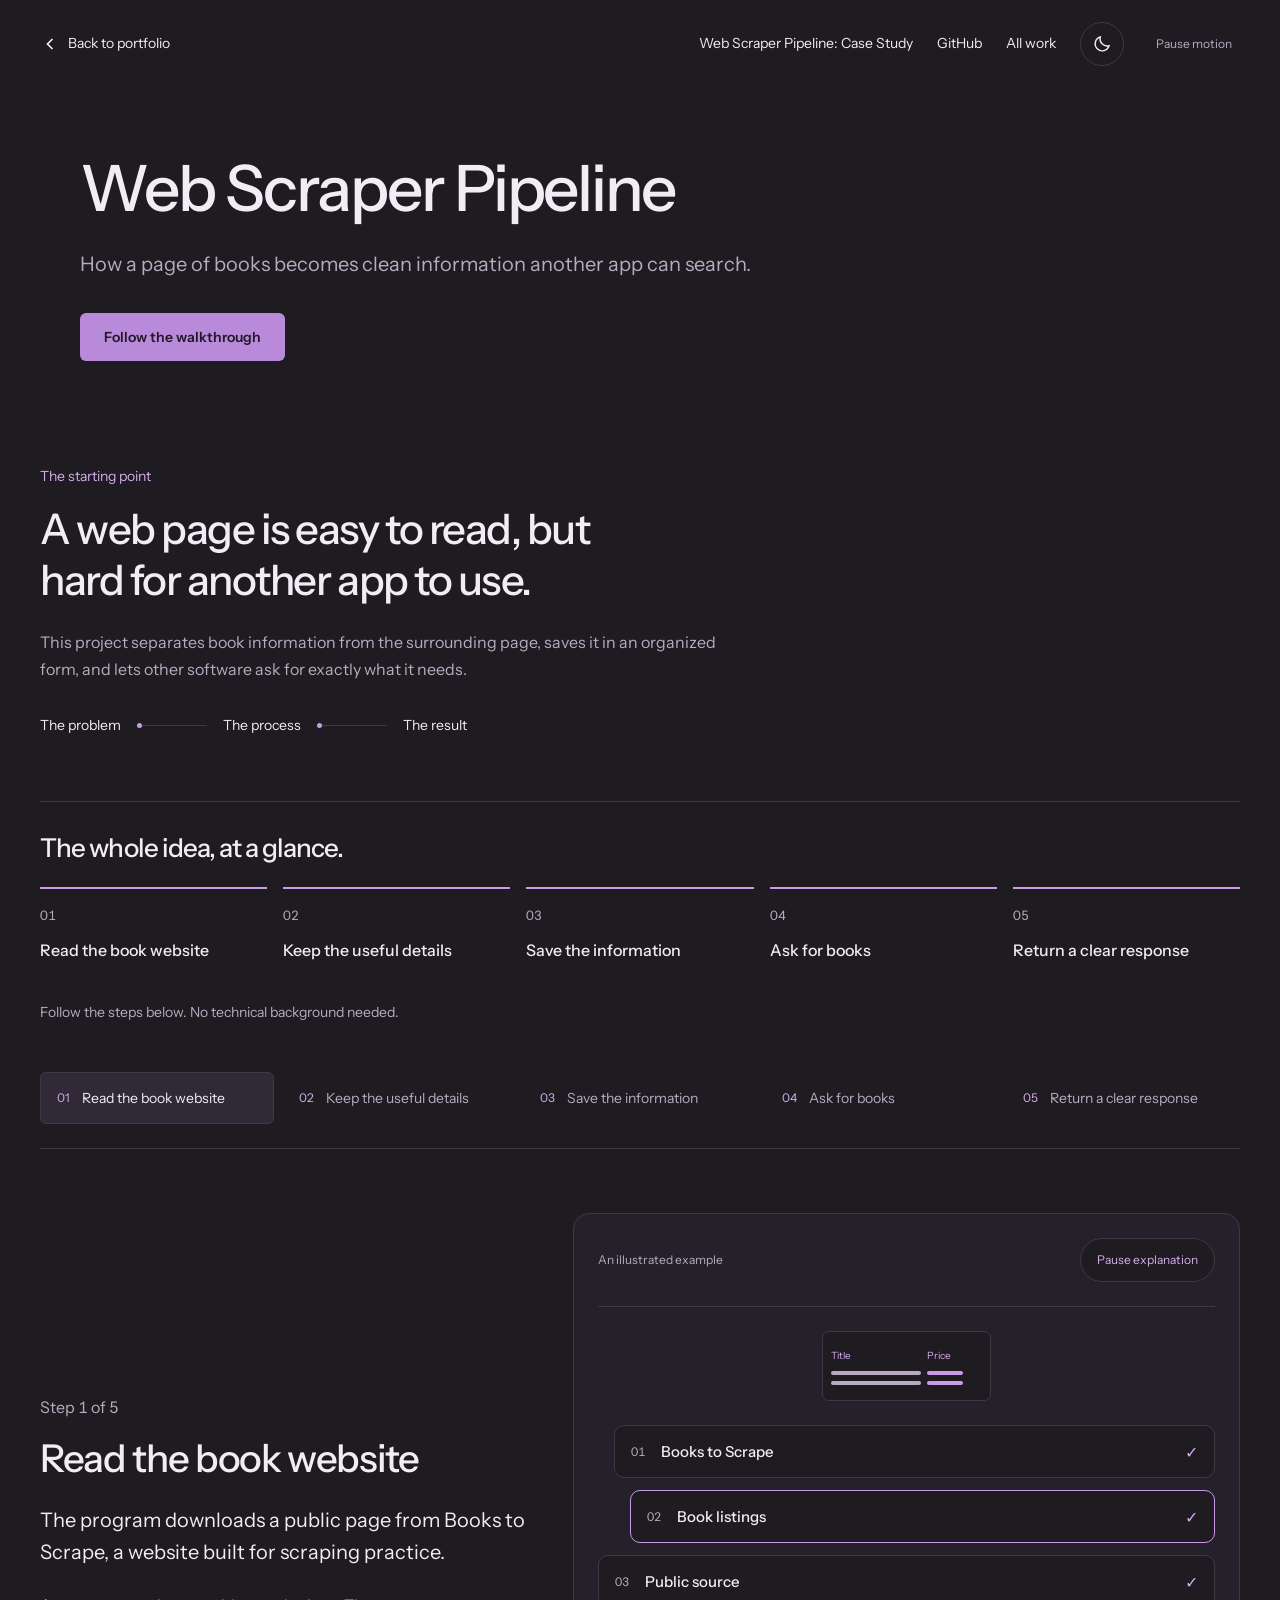
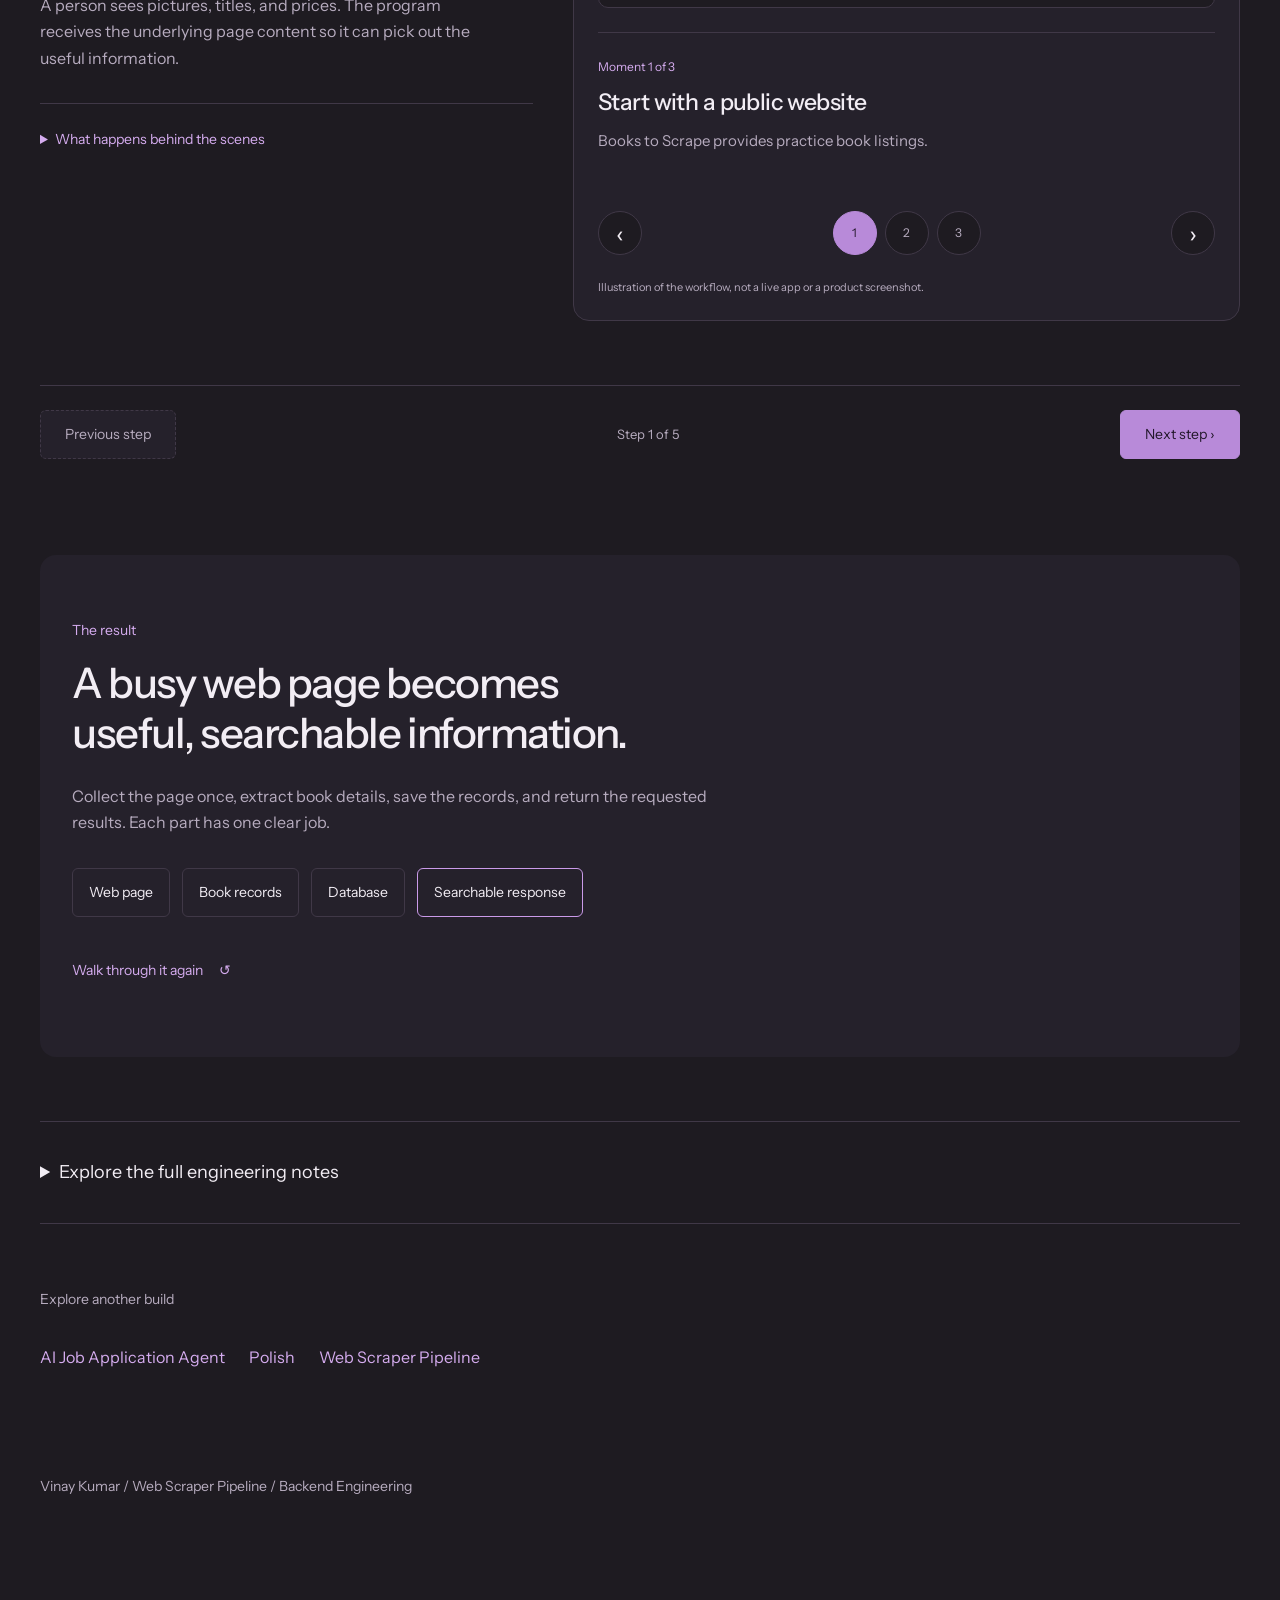
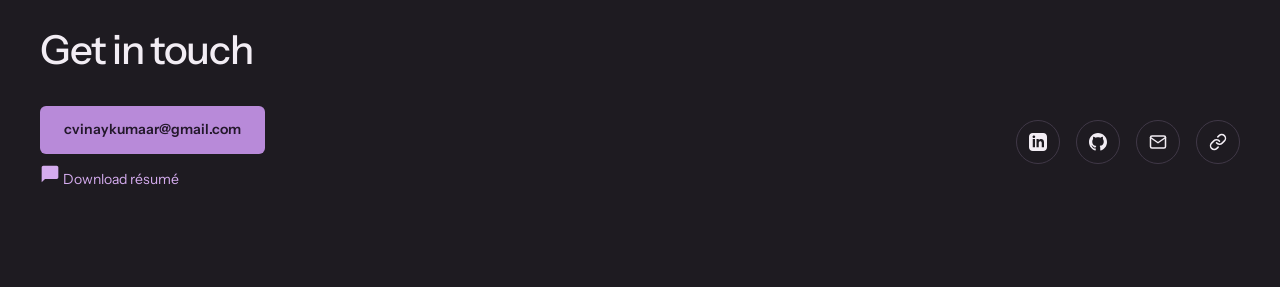
<file: scraper.html>
<!DOCTYPE html>

<html lang="en">
<head>
<script src="./theme.js?v=15"></script>
<script async="" src="https://www.googletagmanager.com/gtag/js?id=G-9RK674J2KF"></script>
<script>
window.dataLayer = window.dataLayer || [];
function gtag(){dataLayer.push(arguments);}
gtag("js", new Date());
gtag("config", "G-9RK674J2KF");
</script>
<meta charset="utf-8"/>
<meta content="width=device-width, initial-scale=1.0" name="viewport"/>
<title>Web Scraper Pipeline | Vinay Kumar</title>
<link href="./favicon.svg?v=6" rel="icon" type="image/svg+xml"/>
<link href="https://fonts.googleapis.com" rel="preconnect"/>
<link crossorigin="" href="https://fonts.gstatic.com" rel="preconnect"/>
<link href="https://fonts.googleapis.com/css2?family=Instrument+Sans:wght@400;500;600;700&display=swap" rel="stylesheet"/>
<meta content="How Vinay Kumar built a Python data pipeline with BeautifulSoup, SQLite and a FastAPI REST API, including pagination, title search and structured error responses." name="description"/>
<link rel="stylesheet" href="./stripe.css?v=19"/>
<link rel="stylesheet" href="./case-walkthrough.css?v=21"/></head>
<body class="case-study visual-walkthrough case-scraper"><nav>
<a class="nav-back" href="./index.html">
<svg aria-hidden="true" viewBox="0 0 24 24"><polyline points="15 18 9 12 15 6"></polyline></svg>Back to portfolio</a>
<span class="nav-title">Web Scraper Pipeline: Case Study</span>
<div class="nav-right">
<a href="https://github.com/VinnayKummar/webscraper" rel="noopener" target="_blank">GitHub</a>
<a href="./index.html#work">All work</a>
</div>
<button class="theme-toggle" type="button" data-theme-toggle hidden aria-label="Switch to light theme" aria-pressed="false"><svg class="sun-icon" viewBox="0 0 24 24" fill="none" stroke="currentColor" stroke-width="1.7" aria-hidden="true"><circle cx="12" cy="12" r="4"/><path d="M12 2v2m0 16v2M2 12h2m16 0h2M5 5l1.4 1.4m11.2 11.2L19 19M5 19l1.4-1.4M17.6 6.4 19 5"/></svg><svg class="moon-icon" viewBox="0 0 24 24" fill="none" stroke="currentColor" stroke-width="1.7" aria-hidden="true"><path d="M20.5 14a8.5 8.5 0 0 1-10.5-10.5A8.5 8.5 0 1 0 20.5 14Z"/></svg></button>
</nav><header class="cs-hero walkthrough-hero"><h1 class="cs-hero-title">Web Scraper Pipeline</h1><p class="cs-hero-subtitle">How a page of books becomes clean information another app can search.</p><a class="hero-action" href="#walkthrough">Follow the walkthrough</a></header><main class="visual-case"><section class="story-context"><p>The starting point</p><h2>A web page is easy to read, but hard for another app to use.</h2><p>This project separates book information from the surrounding page, saves it in an organized form, and lets other software ask for exactly what it needs.</p><div class="story-route"><span>The problem</span><i aria-hidden="true"></i><span>The process</span><i aria-hidden="true"></i><span>The result</span></div></section><section class="journey-overview" aria-labelledby="journey-title"><h2 id="journey-title">The whole idea, at a glance.</h2><ol class="journey-track"><li><span>01</span><strong>Read the book website</strong></li><li><span>02</span><strong>Keep the useful details</strong></li><li><span>03</span><strong>Save the information</strong></li><li><span>04</span><strong>Ask for books</strong></li><li><span>05</span><strong>Return a clear response</strong></li></ol><p>Follow the steps below. No technical background needed.</p></section><section id="walkthrough" class="walkthrough" data-walkthrough aria-label="Step-by-step walkthrough"><nav class="step-navigation" aria-label="Walkthrough steps"><a class="step-link" href="#step-1"><span>01</span>Read the book website</a><a class="step-link" href="#step-2"><span>02</span>Keep the useful details</a><a class="step-link" href="#step-3"><span>03</span>Save the information</a><a class="step-link" href="#step-4"><span>04</span>Ask for books</a><a class="step-link" href="#step-5"><span>05</span>Return a clear response</a></nav><div class="walkthrough-panels"><article class="walkthrough-step" id="step-1" data-walkthrough-step aria-labelledby="step-title-1"><div class="step-explanation"><p class="step-count">Step 1 of 5</p><h2 id="step-title-1">Read the book website</h2><p class="step-intro">The program downloads a public page from Books to Scrape, a website built for scraping practice.</p><p>A person sees pictures, titles, and prices. The program receives the underlying page content so it can pick out the useful information.</p><details class="step-technical"><summary>What happens behind the scenes</summary><p>Python Requests fetches the page. This walkthrough describes the backend; there is no separate product screenshot.</p></details></div><div class="step-visual"><figure class="explanation-scene" data-explanation-scene><div class="scene-top"><span>An illustrated example</span><button type="button" data-scene-play hidden aria-pressed="false">Play explanation</button></div><div class="scene-frames"><div class="scene-frame" data-scene-frame><div class="scene-objects scene-scraper"><div class="topic-motion record-motion" aria-hidden="true"><span>Title</span><span>Price</span><i></i><i></i><i></i><i></i></div><div class="motion-item"><span class="motion-index">01</span><strong>Books to Scrape</strong><span class="motion-check" aria-hidden="true">✓</span></div><div class="motion-item"><span class="motion-index">02</span><strong>Book listings</strong><span class="motion-check" aria-hidden="true">✓</span></div><div class="motion-item"><span class="motion-index">03</span><strong>Public source</strong><span class="motion-check" aria-hidden="true">✓</span></div></div><div class="scene-narration"><span>Moment 1 of 3</span><h3>Start with a public website</h3><p>Books to Scrape provides practice book listings.</p></div></div><div class="scene-frame" data-scene-frame><div class="scene-objects scene-scraper"><div class="topic-motion record-motion" aria-hidden="true"><span>Title</span><span>Price</span><i></i><i></i><i></i><i></i></div><div class="motion-item"><span class="motion-index">01</span><strong>Page address</strong><span class="motion-check" aria-hidden="true">✓</span></div><div class="motion-item"><span class="motion-index">02</span><strong>Download request</strong><span class="motion-check" aria-hidden="true">✓</span></div><div class="motion-item"><span class="motion-index">03</span><strong>Page content</strong><span class="motion-check" aria-hidden="true">✓</span></div></div><div class="scene-narration"><span>Moment 2 of 3</span><h3>Download the page content</h3><p>Python requests the content rather than manually copying it.</p></div></div><div class="scene-frame" data-scene-frame><div class="scene-objects scene-scraper"><div class="topic-motion record-motion" aria-hidden="true"><span>Title</span><span>Price</span><i></i><i></i><i></i><i></i></div><div class="motion-item"><span class="motion-index">01</span><strong>Page content</strong><span class="motion-check" aria-hidden="true">✓</span></div><div class="motion-item"><span class="motion-index">02</span><strong>Find book entries</strong><span class="motion-check" aria-hidden="true">✓</span></div><div class="motion-item"><span class="motion-index">03</span><strong>Next: extract details</strong><span class="motion-check" aria-hidden="true">✓</span></div></div><div class="scene-narration"><span>Moment 3 of 3</span><h3>Pass the content forward</h3><p>The next stage decides which details to keep.</p></div></div></div><div class="scene-controls" hidden><button type="button" data-scene-prev aria-label="Previous moment">‹</button><div class="scene-dots" aria-label="Explanation moments"><button type="button" data-scene-dot aria-label="Show moment 1">1</button><button type="button" data-scene-dot aria-label="Show moment 2">2</button><button type="button" data-scene-dot aria-label="Show moment 3">3</button></div><button type="button" data-scene-next aria-label="Next moment">›</button></div><figcaption>Illustration of the workflow, not a live app or a product screenshot.</figcaption></figure></div></article><article class="walkthrough-step" id="step-2" data-walkthrough-step aria-labelledby="step-title-2"><div class="step-explanation"><p class="step-count">Step 2 of 5</p><h2 id="step-title-2">Keep the useful details</h2><p class="step-intro">The scraper pulls each book’s title and price out of the page.</p><p>Think of it like copying only the columns you need from a busy document. BeautifulSoup helps find the right pieces, leaving navigation and unrelated page content behind.</p><details class="step-technical"><summary>What happens behind the scenes</summary><p>The scraper parses the page’s book entries and passes the extracted records to the database layer.</p></details></div><div class="step-visual"><figure class="explanation-scene" data-explanation-scene><div class="scene-top"><span>An illustrated example</span><button type="button" data-scene-play hidden aria-pressed="false">Play explanation</button></div><div class="scene-frames"><div class="scene-frame" data-scene-frame><div class="scene-objects scene-scraper"><div class="topic-motion record-motion" aria-hidden="true"><span>Title</span><span>Price</span><i></i><i></i><i></i><i></i></div><div class="motion-item"><span class="motion-index">01</span><strong>Page content</strong><span class="motion-check" aria-hidden="true">✓</span></div><div class="motion-item"><span class="motion-index">02</span><strong>Book entry</strong><span class="motion-check" aria-hidden="true">✓</span></div><div class="motion-item"><span class="motion-index">03</span><strong>Relevant information</strong><span class="motion-check" aria-hidden="true">✓</span></div></div><div class="scene-narration"><span>Moment 1 of 3</span><h3>Find each book entry</h3><p>The parser looks for book records inside the page.</p></div></div><div class="scene-frame" data-scene-frame><div class="scene-objects scene-scraper"><div class="topic-motion record-motion" aria-hidden="true"><span>Title</span><span>Price</span><i></i><i></i><i></i><i></i></div><div class="motion-item"><span class="motion-index">01</span><strong>Book title</strong><span class="motion-check" aria-hidden="true">✓</span></div><div class="motion-item"><span class="motion-index">02</span><strong>Book price</strong><span class="motion-check" aria-hidden="true">✓</span></div><div class="motion-item"><span class="motion-index">03</span><strong>Keep these fields</strong><span class="motion-check" aria-hidden="true">✓</span></div></div><div class="scene-narration"><span>Moment 2 of 3</span><h3>Pick title and price</h3><p>Ignore navigation and unrelated text around the book.</p></div></div><div class="scene-frame" data-scene-frame><div class="scene-objects scene-scraper"><div class="topic-motion record-motion" aria-hidden="true"><span>Title</span><span>Price</span><i></i><i></i><i></i><i></i></div><div class="motion-item"><span class="motion-index">01</span><strong>title: example book</strong><span class="motion-check" aria-hidden="true">✓</span></div><div class="motion-item"><span class="motion-index">02</span><strong>price: example value</strong><span class="motion-check" aria-hidden="true">✓</span></div><div class="motion-item"><span class="motion-index">03</span><strong>Illustrative record</strong><span class="motion-check" aria-hidden="true">✓</span></div></div><div class="scene-narration"><span>Moment 3 of 3</span><h3>Create a clean record</h3><p>Every entry follows the same simple structure.</p></div></div></div><div class="scene-controls" hidden><button type="button" data-scene-prev aria-label="Previous moment">‹</button><div class="scene-dots" aria-label="Explanation moments"><button type="button" data-scene-dot aria-label="Show moment 1">1</button><button type="button" data-scene-dot aria-label="Show moment 2">2</button><button type="button" data-scene-dot aria-label="Show moment 3">3</button></div><button type="button" data-scene-next aria-label="Next moment">›</button></div><figcaption>Illustration of the workflow, not a live app or a product screenshot.</figcaption></figure></div></article><article class="walkthrough-step" id="step-3" data-walkthrough-step aria-labelledby="step-title-3"><div class="step-explanation"><p class="step-count">Step 3 of 5</p><h2 id="step-title-3">Save the information</h2><p class="step-intro">The records go into a small database so the next request does not need to read the website again.</p><p>Each saved record has an identifier, a title, and a price. The database is the organized shelf between collection and delivery. Duplicate prevention is a future improvement, not a feature claimed here.</p><details class="step-technical"><summary>What happens behind the scenes</summary><p>SQLite stores the records; the project separates scraper.py, db.py, and app.py responsibilities.</p></details></div><div class="step-visual"><figure class="explanation-scene" data-explanation-scene><div class="scene-top"><span>An illustrated example</span><button type="button" data-scene-play hidden aria-pressed="false">Play explanation</button></div><div class="scene-frames"><div class="scene-frame" data-scene-frame><div class="scene-objects scene-scraper"><div class="topic-motion record-motion" aria-hidden="true"><span>Title</span><span>Price</span><i></i><i></i><i></i><i></i></div><div class="motion-item"><span class="motion-index">01</span><strong>Book details</strong><span class="motion-check" aria-hidden="true">✓</span></div><div class="motion-item"><span class="motion-index">02</span><strong>Database connection</strong><span class="motion-check" aria-hidden="true">✓</span></div><div class="motion-item"><span class="motion-index">03</span><strong>Save records</strong><span class="motion-check" aria-hidden="true">✓</span></div></div><div class="scene-narration"><span>Moment 1 of 3</span><h3>Receive the extracted records</h3><p>The database layer accepts the book details.</p></div></div><div class="scene-frame" data-scene-frame><div class="scene-objects scene-scraper"><div class="topic-motion record-motion" aria-hidden="true"><span>Title</span><span>Price</span><i></i><i></i><i></i><i></i></div><div class="motion-item"><span class="motion-index">01</span><strong>Identifier</strong><span class="motion-check" aria-hidden="true">✓</span></div><div class="motion-item"><span class="motion-index">02</span><strong>Title</strong><span class="motion-check" aria-hidden="true">✓</span></div><div class="motion-item"><span class="motion-index">03</span><strong>Price</strong><span class="motion-check" aria-hidden="true">✓</span></div></div><div class="scene-narration"><span>Moment 2 of 3</span><h3>Organize the fields</h3><p>Each record stores an identifier, title, and price.</p></div></div><div class="scene-frame" data-scene-frame><div class="scene-objects scene-scraper"><div class="topic-motion record-motion" aria-hidden="true"><span>Title</span><span>Price</span><i></i><i></i><i></i><i></i></div><div class="motion-item"><span class="motion-index">01</span><strong>SQLite storage</strong><span class="motion-check" aria-hidden="true">✓</span></div><div class="motion-item"><span class="motion-index">02</span><strong>Saved records</strong><span class="motion-check" aria-hidden="true">✓</span></div><div class="motion-item"><span class="motion-index">03</span><strong>Ready for a request</strong><span class="motion-check" aria-hidden="true">✓</span></div></div><div class="scene-narration"><span>Moment 3 of 3</span><h3>Keep data ready to retrieve</h3><p>A later request can use the saved information.</p></div></div></div><div class="scene-controls" hidden><button type="button" data-scene-prev aria-label="Previous moment">‹</button><div class="scene-dots" aria-label="Explanation moments"><button type="button" data-scene-dot aria-label="Show moment 1">1</button><button type="button" data-scene-dot aria-label="Show moment 2">2</button><button type="button" data-scene-dot aria-label="Show moment 3">3</button></div><button type="button" data-scene-next aria-label="Next moment">›</button></div><figcaption>Illustration of the workflow, not a live app or a product screenshot.</figcaption></figure></div></article><article class="walkthrough-step" id="step-4" data-walkthrough-step aria-labelledby="step-title-4"><div class="step-explanation"><p class="step-count">Step 4 of 5</p><h2 id="step-title-4">Ask for books</h2><p class="step-intro">Another application asks the backend for a page of books or searches by a word in the title.</p><p>An API is simply a way for programs to ask each other for information. Pagination returns a manageable page of results; search narrows the list to matching titles.</p><details class="step-technical"><summary>What happens behind the scenes</summary><p>The existing endpoints are /books?page=1&limit=10 and /books/search?title=travel. These are explanatory examples, not live calls from this page.</p></details></div><div class="step-visual"><figure class="explanation-scene" data-explanation-scene><div class="scene-top"><span>An illustrated example</span><button type="button" data-scene-play hidden aria-pressed="false">Play explanation</button></div><div class="scene-frames"><div class="scene-frame" data-scene-frame><div class="scene-objects scene-scraper"><div class="topic-motion record-motion" aria-hidden="true"><span>Title</span><span>Price</span><i></i><i></i><i></i><i></i></div><div class="motion-item"><span class="motion-index">01</span><strong>List books</strong><span class="motion-check" aria-hidden="true">✓</span></div><div class="motion-item"><span class="motion-index">02</span><strong>Search a title</strong><span class="motion-check" aria-hidden="true">✓</span></div><div class="motion-item"><span class="motion-index">03</span><strong>Choose request</strong><span class="motion-check" aria-hidden="true">✓</span></div></div><div class="scene-narration"><span>Moment 1 of 3</span><h3>Choose what to ask for</h3><p>Request a page of books, or a title search.</p></div></div><div class="scene-frame" data-scene-frame><div class="scene-objects scene-scraper"><div class="topic-motion record-motion" aria-hidden="true"><span>Title</span><span>Price</span><i></i><i></i><i></i><i></i></div><div class="motion-item"><span class="motion-index">01</span><strong>Search: travel</strong><span class="motion-check" aria-hidden="true">✓</span></div><div class="motion-item"><span class="motion-index">02</span><strong>API receives request</strong><span class="motion-check" aria-hidden="true">✓</span></div><div class="motion-item"><span class="motion-index">03</span><strong>Look up matching titles</strong><span class="motion-check" aria-hidden="true">✓</span></div></div><div class="scene-narration"><span>Moment 2 of 3</span><h3>Send the request</h3><p>The API receives the request and asks the database.</p></div></div><div class="scene-frame" data-scene-frame><div class="scene-objects scene-scraper"><div class="topic-motion record-motion" aria-hidden="true"><span>Title</span><span>Price</span><i></i><i></i><i></i><i></i></div><div class="motion-item"><span class="motion-index">01</span><strong>Requested page</strong><span class="motion-check" aria-hidden="true">✓</span></div><div class="motion-item"><span class="motion-index">02</span><strong>Matching records</strong><span class="motion-check" aria-hidden="true">✓</span></div><div class="motion-item"><span class="motion-index">03</span><strong>Next: return results</strong><span class="motion-check" aria-hidden="true">✓</span></div></div><div class="scene-narration"><span>Moment 3 of 3</span><h3>Return a manageable set</h3><p>Pagination limits the amount of information returned at once.</p></div></div></div><div class="scene-controls" hidden><button type="button" data-scene-prev aria-label="Previous moment">‹</button><div class="scene-dots" aria-label="Explanation moments"><button type="button" data-scene-dot aria-label="Show moment 1">1</button><button type="button" data-scene-dot aria-label="Show moment 2">2</button><button type="button" data-scene-dot aria-label="Show moment 3">3</button></div><button type="button" data-scene-next aria-label="Next moment">›</button></div><figcaption>Illustration of the workflow, not a live app or a product screenshot.</figcaption></figure></div></article><article class="walkthrough-step" id="step-5" data-walkthrough-step aria-labelledby="step-title-5"><div class="step-explanation"><p class="step-count">Step 5 of 5</p><h2 id="step-title-5">Return a clear response</h2><p class="step-intro">The backend sends the results in a predictable format that a website or another program can use.</p><p>Instead of sending the whole web page, it sends named fields such as title and price. FastAPI provides browsable documentation, while structured error responses explain when a request fails.</p><details class="step-technical"><summary>What happens behind the scenes</summary><p>FastAPI serves JSON, a common format for exchanging data. The original source includes response metadata and validation.</p></details></div><div class="step-visual"><figure class="explanation-scene" data-explanation-scene><div class="scene-top"><span>An illustrated example</span><button type="button" data-scene-play hidden aria-pressed="false">Play explanation</button></div><div class="scene-frames"><div class="scene-frame" data-scene-frame><div class="scene-objects scene-scraper"><div class="topic-motion record-motion" aria-hidden="true"><span>Title</span><span>Price</span><i></i><i></i><i></i><i></i></div><div class="motion-item"><span class="motion-index">01</span><strong>Saved book list</strong><span class="motion-check" aria-hidden="true">✓</span></div><div class="motion-item"><span class="motion-index">02</span><strong>Requested records</strong><span class="motion-check" aria-hidden="true">✓</span></div><div class="motion-item"><span class="motion-index">03</span><strong>Prepare response</strong><span class="motion-check" aria-hidden="true">✓</span></div></div><div class="scene-narration"><span>Moment 1 of 3</span><h3>Collect the matching records</h3><p>Only the requested information is prepared for delivery.</p></div></div><div class="scene-frame" data-scene-frame><div class="scene-objects scene-scraper"><div class="topic-motion record-motion" aria-hidden="true"><span>Title</span><span>Price</span><i></i><i></i><i></i><i></i></div><div class="motion-item"><span class="motion-index">01</span><strong>Title field</strong><span class="motion-check" aria-hidden="true">✓</span></div><div class="motion-item"><span class="motion-index">02</span><strong>Price field</strong><span class="motion-check" aria-hidden="true">✓</span></div><div class="motion-item"><span class="motion-index">03</span><strong>Structured response</strong><span class="motion-check" aria-hidden="true">✓</span></div></div><div class="scene-narration"><span>Moment 2 of 3</span><h3>Use named fields</h3><p>JSON labels the information so another program can read it.</p></div></div><div class="scene-frame" data-scene-frame><div class="scene-objects scene-scraper"><div class="topic-motion record-motion" aria-hidden="true"><span>Title</span><span>Price</span><i></i><i></i><i></i><i></i></div><div class="motion-item"><span class="motion-index">01</span><strong>API response</strong><span class="motion-check" aria-hidden="true">✓</span></div><div class="motion-item"><span class="motion-index">02</span><strong>Another app</strong><span class="motion-check" aria-hidden="true">✓</span></div><div class="motion-item"><span class="motion-index">03</span><strong>Data ready to use</strong><span class="motion-check" aria-hidden="true">✓</span></div></div><div class="scene-narration"><span>Moment 3 of 3</span><h3>Deliver the response</h3><p>A client can use the result; structured errors explain failures.</p></div></div></div><div class="scene-controls" hidden><button type="button" data-scene-prev aria-label="Previous moment">‹</button><div class="scene-dots" aria-label="Explanation moments"><button type="button" data-scene-dot aria-label="Show moment 1">1</button><button type="button" data-scene-dot aria-label="Show moment 2">2</button><button type="button" data-scene-dot aria-label="Show moment 3">3</button></div><button type="button" data-scene-next aria-label="Next moment">›</button></div><figcaption>Illustration of the workflow, not a live app or a product screenshot.</figcaption></figure></div></article></div><div class="walkthrough-controls" hidden><button type="button" data-step-prev>Previous step</button><p data-step-progress role="status" aria-live="polite"></p><button type="button" data-step-next>Next step <span aria-hidden="true">›</span></button></div></section><section class="story-conclusion" id="result"><p>The result</p><h2>A busy web page becomes useful, searchable information.</h2><p>Collect the page once, extract book details, save the records, and return the requested results. Each part has one clear job.</p><div class="result-chain"><span>Web page</span><span>Book records</span><span>Database</span><span>Searchable response</span></div><a href="#walkthrough" class="story-restart">Walk through it again <span aria-hidden="true">↺</span></a></section><details class="engineering-appendix"><summary>Explore the full engineering notes</summary><div class="appendix-content">
<!-- OVERVIEW -->
<section class="overview-band">
<div class="cs-wrap-wide">
<!-- PIPELINE FLOW DIAGRAM -->
<div class="diagram-block reveal">
<h2 class="diagram-title">The data flow</h2>
<div class="pipeline-diagram" role="list">
<div class="pipe-node" role="listitem">
<div class="pipe-label">Books to Scrape</div>
</div>
<div class="pipe-arrow">
<div class="pipe-arrow-line"></div>
<code class="pipe-arrow-text">HTTP GET</code>
</div>
<div class="pipe-node" role="listitem">
<div class="pipe-label">Python Scraper</div>
</div>
<div class="pipe-arrow">
<div class="pipe-arrow-line"></div>
<div class="pipe-arrow-text">parse</div>
</div>
<div class="pipe-node" role="listitem">
<div class="pipe-label">SQLite Database</div>
</div>
<div class="pipe-arrow">
<div class="pipe-arrow-line"></div>
<div class="pipe-arrow-text">query</div>
</div>
<div class="pipe-node" role="listitem">
<div class="pipe-label">FastAPI Backend</div>
</div>
<div class="pipe-arrow">
<div class="pipe-arrow-line"></div>
<div class="pipe-arrow-text">JSON</div>
</div>
<div class="pipe-node" role="listitem">
<div class="pipe-label">REST API Client</div>
</div>
</div>
</div>
<!-- META -->
<div class="overview-meta reveal">
<div class="meta-cell">
<p class="meta-label">Role</p>
<p class="meta-value">Backend Developer</p>
</div>
<div class="meta-cell">
<p class="meta-label">Type</p>
<p class="meta-value">Data Pipeline</p>
</div>
<div class="meta-cell">
<p class="meta-label">Data Source</p>
<p class="meta-value">books.toscrape.com</p>
</div>
<div class="meta-cell">
<p class="meta-label">Stack</p>
<p class="meta-value">Python, FastAPI, SQLite, BeautifulSoup</p>
</div>
</div>
</div>
</section>
<!-- OVERVIEW TEXT -->
<section class="cs-section overview-section">
<div class="cs-wrap">
<h2 class="cs-heading reveal">What this project does</h2>
<p class="cs-body reveal">
      This project implements a <strong>simple but complete end-to-end backend data pipeline</strong> using Python.
      The system collects structured data from a public website, stores it in a relational database,
      and exposes it through a REST API with pagination and search filtering.
    </p>
<p class="cs-body reveal">
      The goal was to build a <strong>clean, modular backend workflow</strong> demonstrating key backend engineering
      concepts: web scraping, data persistence, API development, pagination, and query filtering :
      all in a single cohesive project.
    </p>
<!-- 3-Layer Architecture -->
<div class="layers-diagram reveal">
<div class="layer-row">
<div class="layer-badge">
<div class="layer-name">Layer 1</div>
<div class="layer-desc">Data Ingestion</div>
</div>
<div class="layer-content">
<span class="layer-chip active">requests</span>
<span class="layer-chip active">BeautifulSoup</span>
<span class="layer-chip">scraper.py</span>
<span class="layer-explanation">Download, parse, extract book data from HTML</span>
</div>
</div>
<div class="layer-row">
<div class="layer-badge">
<div class="layer-name">Layer 2</div>
<div class="layer-desc">Data Persistence</div>
</div>
<div class="layer-content">
<span class="layer-chip active">SQLite</span>
<span class="layer-chip active">SQLAlchemy</span>
<span class="layer-chip">db.py</span>
<span class="layer-explanation">Store, manage, and query structured records</span>
</div>
</div>
<div class="layer-row">
<div class="layer-badge">
<div class="layer-name">Layer 3</div>
<div class="layer-desc">API Delivery</div>
</div>
<div class="layer-content">
<span class="layer-chip active">FastAPI</span>
<span class="layer-chip active">Uvicorn</span>
<span class="layer-chip">app.py</span>
<span class="layer-explanation">Serve data via paginated REST endpoints</span>
</div>
</div>
</div>
</div>
</section>
<!-- ARCHITECTURE DEEP DIVE -->
<div class="cs-divider"></div>
<section class="cs-section architecture-section">
<div class="cs-wrap">
<h2 class="cs-heading reveal">Architecture in detail</h2>
<!-- SCRAPER -->
<div class="reveal architecture-step">
<h3>Scraper: scraper.py</h3>
<p class="cs-body">
        The scraper sends an HTTP GET request to <code class="inline-code">books.toscrape.com</code>
        using <strong>Requests</strong>. The HTML response is parsed with <strong>BeautifulSoup</strong>,
        which traverses the DOM to extract each book’s title and price.
        Extracted records are then passed to the database layer for storage.
      </p>
</div>
<!-- DATABASE -->
<div class="reveal architecture-step">
<h3>Database: db.py</h3>
<p class="cs-body">
        A lightweight <strong>SQLite</strong> database stores the scraped records.
        SQLite was chosen for its zero-configuration setup, making it ideal for a self-contained backend prototype.
        The <code class="inline-code">db.py</code> module handles connections, table creation, and insert operations.
      </p>
<!-- DB Schema diagram -->
<div class="schema-block">
<p>Database schema</p>
<div>
<div>
<span>books</span>
</div>
<div>
<div>
<code>PK</code>
<span>id</span>
<code>INTEGER</code>
</div>
<div>
<span></span>
<span>title</span>
<code>TEXT</code>
</div>
<div>
<span></span>
<span>price</span>
<code>REAL</code>
</div>
</div>
</div>
</div>
</div>
<!-- API -->
<div class="reveal architecture-step">
<h3>API: app.py</h3>
<p class="cs-body">
        A <strong>FastAPI</strong> application exposes two endpoints: a paginated books list and a title-search endpoint.
        FastAPI auto-generates interactive docs at <code class="inline-code">/docs</code>
        and uses Python’s type hints for built-in validation.
      </p>
<!-- API Endpoint cards -->
<div class="endpoint-grid reveal">
<div class="endpoint">
<div>
<span>GET</span>
<span>/books</span>
</div>
<p>Returns paginated list of all books.</p>
<p>?page=1&amp;limit=10</p>
</div>
<div class="endpoint">
<div>
<span>GET</span>
<span>/books/search</span>
</div>
<p>SQL LIKE pattern match on title.</p>
<p>?title=travel</p>
</div>
</div>
<!-- JSON response example -->
<div class="code-block reveal">
<div class="code-header">
<span class="code-filename">Example Response: GET /books/search?title=travel</span>
<span class="code-lang">JSON</span>
</div>
<pre aria-label="Example JSON response" class="code-body" tabindex="0">
<span class="code-comment">// Structured JSON response with metadata</span>
{
  <span class="code-key">"searched_title"</span>: <span class="code-str">"travel"</span>,
  <span class="code-key">"returned"</span>: <span class="code-num">1</span>,
  <span class="code-key">"data"</span>: [
    {
      <span class="code-key">"id"</span>:    <span class="code-num">5</span>,
      <span class="code-key">"title"</span>: <span class="code-str">"It's Only the Himalayas"</span>,
      <span class="code-key">"price"</span>: <span class="code-num">45.17</span>
    }
  ]
}</pre>
</div>
</div>
</div>
</section>
<!-- FILE STRUCTURE -->
<div class="cs-divider"></div>
<section class="cs-section">
<div class="cs-wrap">
<h2 class="cs-heading reveal">Project structure</h2>
<p class="cs-body reveal">The project is split into <strong>three core modules</strong>: each with a single clear responsibility: plus the database file and config.</p>
<pre aria-label="Project file structure" class="file-tree reveal" tabindex="0">
<span class="tree-dir">backend/</span>
│
├── <span class="tree-file">scraper.py</span> <span class="tree-comment">   web scraping (requests + BS4)</span>
│
├── <span class="tree-file">db.py</span> <span class="tree-comment">   database layer (connect, create, insert)</span>
│
├── <span class="tree-file">app.py</span> <span class="tree-comment">   FastAPI app + REST endpoints</span>
│
├── <span class="tree-file">books.db</span> <span class="tree-comment">   SQLite database (auto-created)</span>
│
├── <span class="tree-file">requirements.txt</span> <span class="tree-comment">   Python dependencies</span>
│
└── <span class="tree-file">README.md</span> <span class="tree-comment">   project documentation</span>
</pre>
</div>
</section>
<!-- TECH STACK -->
<div class="cs-divider"></div>
<section class="cs-section technology-section">
<div class="cs-wrap">
<h2 class="cs-heading reveal">Technology stack</h2>
<div class="stack-group reveal">
<p class="stack-group-label">Data Collection</p>
<div class="stack-pills">
<span class="stack-pill on">Python 3</span>
<span class="stack-pill on">Requests</span>
<span class="stack-pill on">BeautifulSoup 4</span>
</div>
</div>
<div class="stack-group reveal">
<p class="stack-group-label">Data Storage</p>
<div class="stack-pills">
<span class="stack-pill on">SQLite</span>
<span class="stack-pill on">SQLAlchemy ORM</span>
</div>
</div>
<div class="stack-group reveal">
<p class="stack-group-label">API Server</p>
<div class="stack-pills">
<span class="stack-pill on">FastAPI</span>
<span class="stack-pill on">Uvicorn</span>
<span class="stack-pill">Pydantic</span>
</div>
</div>
</div>
</section>
<!-- KEY FEATURES -->
<div class="cs-divider"></div>
<section class="cs-section features-section">
<div class="cs-wrap-wide">
<div class="cs-wrap">
<h2 class="cs-heading reveal">Key features</h2>
</div>
<div class="features-grid reveal">
<div class="feat-card">
<h3 class="feat-title">Web Scraping</h3>
<p class="feat-body">Sends HTTP GET requests to <code class="inline-code">books.toscrape.com</code> and uses BeautifulSoup to parse the HTML DOM. Extracts book title and price from every article element on the page.</p>
</div>
<div class="feat-card">
<h3 class="feat-title">Database Integration</h3>
<p class="feat-body">A dedicated <code class="inline-code">db.py</code> module handles all database concerns: opening connections, creating the books table, and inserting records. Clean separation from the API and scraper logic.</p>
</div>
<div class="feat-card">
<h3 class="feat-title">Pagination</h3>
<p class="feat-body">The <code class="inline-code">/books</code> endpoint accepts <code class="inline-code">page</code> and <code class="inline-code">limit</code> query params. SQL OFFSET and LIMIT are used to return the correct page slice: improving performance and scalability.</p>
</div>
<div class="feat-card">
<h3 class="feat-title">Search Filtering</h3>
<p class="feat-body">The <code class="inline-code">/books/search?title=</code> endpoint uses SQL <code class="inline-code">LIKE</code> pattern matching to filter books by title keyword. Returns metadata: the search term, count, and matched records.</p>
</div>
<div class="feat-card">
<h3 class="feat-title">Auto API Docs</h3>
<p class="feat-body">FastAPI automatically generates interactive Swagger UI at <code class="inline-code">/docs</code>: making every endpoint explorable in the browser without any extra tooling.</p>
</div>
<div class="feat-card">
<h3 class="feat-title">Error Handling</h3>
<p class="feat-body">Database exceptions are caught and returned as structured HTTP error responses: ensuring the API never crashes with an unhandled exception and always returns a meaningful response to the client.</p>
</div>
</div>
</div>
</section>
<!-- OUTCOMES -->
<div class="cs-divider"></div>
<section class="cs-section">
<div class="cs-wrap">
<h2 class="cs-heading reveal">What this demonstrates</h2>
<div class="outcomes-list reveal">
<div class="outcome-item">
<p class="outcome-text"><strong>End-to-end backend ownership</strong>: from raw HTML to structured JSON API response, every layer built and connected independently.</p>
</div>
<div class="outcome-item">
<p class="outcome-text"><strong>Clean modular architecture</strong>: scraper, database, and API are fully decoupled; each file has a single responsibility.</p>
</div>
<div class="outcome-item">
<p class="outcome-text"><strong>Practical API design</strong>: pagination, filtering, structured error responses, and auto-generated Swagger documentation.</p>
</div>
<div class="outcome-item">
<p class="outcome-text"><strong>Real data pipeline experience</strong>: ingestion parsing storage delivery, the same pattern used in production data systems at scale.</p>
</div>
<div class="outcome-item">
<p class="outcome-text"><strong>Zero-dependency frontend</strong>: the API is fully client-agnostic, consumable by any frontend framework or HTTP client.</p>
</div>
</div>
</div>
</section>
<!-- FUTURE IMPROVEMENTS -->
<div class="cs-divider"></div>
<section class="cs-section">
<div class="cs-wrap">
<h2 class="cs-heading reveal">Future improvements</h2>
<div class="future-list reveal">
<div class="future-item">
<span class="future-text">Prevent duplicate book entries with a <strong>unique constraint</strong> and upsert logic</span>
</div>
<div class="future-item">
<span class="future-text">Add <strong>automated pytest test suite</strong> covering all endpoints and edge cases</span>
</div>
<div class="future-item">
<span class="future-text">Replace SQLite with <strong>PostgreSQL</strong> for production-grade concurrency and scale</span>
</div>
<div class="future-item">
<span class="future-text">Deploy to <strong>Railway / Render</strong> with a public live URL</span>
</div>
<div class="future-item">
<span class="future-text">Add <strong>scheduled background scraping</strong> using APScheduler or Celery</span>
</div>
</div>
</div>
</section>
<!-- FOOTER -->
</div></details><nav class="next-case" aria-label="More case studies"><p>Explore another build</p><a href="./applypilot.html">AI Job Application Agent</a><a href="./polish.html">Polish</a><a href="./scraper.html">Web Scraper Pipeline</a></nav></main><footer class="cs-footer">
<p class="cs-footer-text">Vinay Kumar / Web Scraper Pipeline / Backend Engineering</p>
</footer>
<!-- ─── GET IN TOUCH ─── -->
<section class="cs-contact-section">
<div class="cs-contact-inner">
<h2 class="cs-contact-heading">Get in touch</h2>
<div class="cs-contact-row">
<a class="cs-email-pill" href="mailto:cvinaykumaar@gmail.com">cvinaykumaar@gmail.com</a>
<div class="cs-social-icons">
<a aria-label="LinkedIn" href="https://www.linkedin.com/in/vinay-kumar-chakali/" rel="noopener" target="_blank">
<svg aria-hidden="true" fill="currentColor" height="22" viewBox="0 0 24 24" width="22"><path d="M19 0h-14c-2.761 0-5 2.239-5 5v14c0 2.761 2.239 5 5 5h14c2.762 0 5-2.239 5-5v-14c0-2.761-2.238-5-5-5zm-11 19h-3v-11h3v11zm-1.5-12.268c-.966 0-1.75-.79-1.75-1.764s.784-1.764 1.75-1.764 1.75.79 1.75 1.764-.783 1.764-1.75 1.764zm13.5 12.268h-3v-5.604c0-3.368-4-3.113-4 0v5.604h-3v-11h3v1.765c1.396-2.586 7-2.777 7 2.476v6.759z"></path></svg>
</a>
<a aria-label="GitHub" href="https://github.com/VinnayKummar" rel="noopener" target="_blank">
<svg aria-hidden="true" fill="currentColor" height="22" viewBox="0 0 24 24" width="22"><path d="M12 0c-6.626 0-12 5.373-12 12 0 5.302 3.438 9.8 8.207 11.387.599.111.793-.261.793-.577v-2.234c-3.338.726-4.033-1.416-4.033-1.416-.546-1.387-1.333-1.756-1.333-1.756-1.089-.745.083-.729.083-.729 1.205.084 1.839 1.237 1.839 1.237 1.07 1.834 2.807 1.304 3.492.997.107-.775.418-1.305.762-1.604-2.665-.305-5.467-1.334-5.467-5.931 0-1.311.469-2.381 1.236-3.221-.124-.303-.535-1.524.117-3.176 0 0 1.008-.322 3.301 1.23.957-.266 1.983-.399 3.003-.404 1.02.005 2.047.138 3.006.404 2.291-1.552 3.297-1.23 3.297-1.23.653 1.653.242 2.874.118 3.176.77.84 1.235 1.911 1.235 3.221 0 4.609-2.807 5.624-5.479 5.921.43.372.823 1.102.823 2.222v3.293c0 .319.192.694.801.576 4.765-1.589 8.199-6.086 8.199-11.386 0-6.627-5.373-12-12-12z"></path></svg>
</a>
<a aria-label="Email" href="mailto:cvinaykumaar@gmail.com">
<svg aria-hidden="true" fill="none" height="22" stroke="currentColor" stroke-linecap="round" stroke-linejoin="round" stroke-width="2" viewBox="0 0 24 24" width="22"><path d="M4 4h16c1.1 0 2 .9 2 2v12c0 1.1-.9 2-2 2H4c-1.1 0-2-.9-2-2V6c0-1.1.9-2 2-2z"></path><polyline points="22,6 12,13 2,6"></polyline></svg>
</a>
<a aria-label="Portfolio" href="./index.html">
<svg aria-hidden="true" fill="none" height="22" stroke="currentColor" stroke-linecap="round" stroke-linejoin="round" stroke-width="2" viewBox="0 0 24 24" width="22"><path d="M10 13a5 5 0 0 0 7.54.54l3-3a5 5 0 0 0-7.07-7.07l-1.72 1.71"></path><path d="M14 11a5 5 0 0 0-7.54-.54l-3 3a5 5 0 0 0 7.07 7.07l1.71-1.71"></path></svg>
</a>
</div>
</div>
<a class="cs-resume-link" href="./Vinay_Kumar_Resume.pdf" rel="noopener" target="_blank">
<svg aria-hidden="true" fill="currentColor" height="18" viewBox="0 0 24 24" width="18"><path d="M20 2H4c-1.1 0-2 .9-2 2v18l4-4h14c1.1 0 2-.9 2-2V4c0-1.1-.9-2-2-2z"></path></svg>
      Download résumé
    </a>
</div>
</section>
<script src="./cinema.js?v=28" defer></script><script src="./case-walkthrough.js?v=21" defer></script></body></html>
</file>
<file: stripe.css>
/* Hallmark · shape: Portfolio Index · genre: modern-minimal · theme: brand · redesign: full · paper: pale lavender · accent: violet · display: Instrument Sans · body: Instrument Sans · hero: animated fabric · nav: split mast · footer: contact · posture: full palette · signature: interactive needle field */
/* Hallmark · pre-emit critique: P4 H5 E4 S4 R4 V4 · weakest: S, replaced generic slogans with AI engineering role and retained resume evidence */
/* Hallmark · copy: verbatim · existing resume and technical case studies preserve the supplied facts and detail */
/* Hallmark · waive 29 · user-requested Stripe atmospheric animation · decorative canvas remains interactive as explicitly requested */
/* Hallmark · waive 80 · user-requested original animated fabric · Stripe-inspired artwork is the material requested for the portfolio */
/* Hallmark · reworded "Intelligence. Built for the real world." to "AI engineering. Real-world impact." · removes the italic accent while retaining the engineering positioning */
/* Hallmark · waive 25 · retained technical case-study prose capped at 52ch · reading measure stays limited without removing resume facts */
/* Hallmark · waive 44c · document-led case studies with actions above the fold · readable engineering accounts retain their concise opening instead of decorative hero filler */
/* Hallmark · waive 77 · retained factual education and technical prose sections · these resume and engineering records keep their original facts without invented imagery */
/* Hallmark · waive 79 · fabric continues behind the entire hero viewport · negative space supports the requested Stripe artwork rather than extra filler copy */
/* Hallmark · dismissed 46a · 60 percent and 80 percent project metrics already supplied in the retained resume-derived content */
/* Hallmark · answered F7 · one consistent primary action style across the portfolio and all three case studies is intentional */
/* Hallmark · answered F1 · technical quotes retained in case-study examples and code */
/* Hallmark · dismissed 59 · technical case study sections are retained source content and intentionally exceed the marketing page section budget */
:root{
 --bg:#fbfcfe;--surface:#f1f4fa;--surface2:#e8edf5;--text:#102b46;--text-muted:#4c6177;--border:#dce4ee;--accent:#6554ed;--accent-hover:#4937cd;--reading-accent:#5645ce;--panel-hover:#e7eafa;--photo-filter:grayscale(.12);
 --font-body:'Instrument Sans',sans-serif;--font-display:'Instrument Sans',sans-serif;--font-mono:ui-monospace,monospace;
 --button-bg:#5d47df;--button-hover:#4934c0;--button-ink:#fbfcfe;--color-button-ink:#fbfcfe;--color-white:#fbfcfe;--color-navy:#102b46;--color-muted:#a8b7c9;--color-dark:#102235;--color-dark-rule:#304258;--color-violet-light:#b8aaff;--color-clear:transparent;--color-shadow:#18325414;--color-line:#9daab321;--color-peach:#ffb16a;--color-rose:#ef88b4;--color-lavender:#b2a3e8;--color-teal:#b8e1dd;
 --container:1200px;--gutter:40px;--gap-columns:32px;--section-gap:96px;--radius-card:14px;--radius-pill:24px;
 --space-2xs:4px;--space-xs:8px;--space-sm:12px;--space-md:16px;--space-lg:24px;--space-32:32px;--space-xl:40px;--space-2xl:64px;--space-3xl:96px;--space-4xl:144px;
 --text-sm:14px;--text-md:16px;--text-lead:20px;--z-sticky-nav:200;--z-tooltip:600;
}
[data-theme="dark"]{--bg:#102235;--surface:#182e44;--surface2:#203b53;--text:#edf3fa;--text-muted:#adbed0;--border:#30475c;--accent:#b5a5ff;--accent-hover:#cbbfff;--reading-accent:#c1b5ff;--panel-hover:#293e58;--color-line:#9daab31a;--color-button-ink:#172d44;--color-shadow:#060f1f33}
*{box-sizing:border-box}html,body{margin:0;overflow-x:clip}html{scroll-padding-top:var(--space-lg)}body{font:400 var(--text-md)/1.65 var(--font-body);background:var(--bg);color:var(--text);font-synthesis:none}body:before{content:'';position:fixed;inset:0;pointer-events:none;z-index:-1;background:linear-gradient(to right,var(--color-clear) calc(50% - 600px),var(--color-line) calc(50% - 600px),var(--color-line) calc(50% - 599px),var(--color-clear) calc(50% - 599px),var(--color-clear) calc(50% + 599px),var(--color-line) calc(50% + 599px),var(--color-line) calc(50% + 600px),var(--color-clear) calc(50% + 600px))}
a{color:inherit;text-decoration:none}button{font:inherit;cursor:pointer}a,button{ -webkit-tap-highlight-color:var(--color-clear)}a:hover{color:var(--accent)}a:active,button:active{transform:translateY(1px)}:is(a,button,[tabindex]):focus-visible{outline:3px solid var(--accent);outline-offset:4px;transition:none}button:disabled,[aria-disabled=true]{cursor:not-allowed;background:var(--surface2);color:var(--text-muted);border-color:var(--border)}[hidden]{display:none!important}svg{width:20px;height:20px;flex-shrink:0}img{max-width:100%;display:block}p{margin:0 0 var(--space-lg);text-wrap:pretty}h1,h2,h3,h4{font-family:var(--font-display);font-weight:500;letter-spacing:-.035em;line-height:1.13;margin:0 0 var(--space-lg);min-width:0;overflow-wrap:break-word;text-wrap:balance}h1{font-size:clamp(48px,5.9vw,80px)}h2{font-size:clamp(32px,3.7vw,48px)}h3{font-size:24px}strong{font-weight:600;color:var(--text)}ul,ol{padding-left:var(--space-lg)}li+li{margin-top:var(--space-sm)}pre{max-width:100%;overflow:auto;white-space:pre-wrap;overflow-wrap:anywhere}code,pre{font-family:var(--font-mono);font-size:14px}.skip-link{position:fixed;top:var(--space-sm);left:var(--space-sm);z-index:600;background:var(--text);color:var(--bg);padding:var(--space-sm) var(--space-lg);transform:translateY(-180%)}.skip-link:focus{transform:none}
.portfolio-home :is(#navbar,#hero,#work,#skills,#contact,footer,.marquee-section,.introduction,.resume-section),body:not(.portfolio-home)>nav,.cs-container,.cs-container-wide,.cs-wrap,.cs-wrap-wide,.cs-contact-inner,.cs-footer{width:calc(100% - var(--gutter)*2);max-width:var(--container);margin-inline:auto}
#navbar,body:not(.portfolio-home)>nav{display:flex;align-items:center;gap:var(--space-lg);min-height:88px;border-bottom:1px solid var(--border);position:relative;z-index:20}.nav-logo{display:flex;align-items:center;gap:var(--space-md);font-size:32px;font-weight:700;letter-spacing:-.06em;margin-right:auto}.nav-logo span{font-size:12px;font-weight:500;letter-spacing:0;line-height:1.5;border-left:1px solid var(--border);padding-left:var(--space-md)}.nav-links{display:flex;align-items:center;gap:var(--space-lg);list-style:none;padding:0;margin:0}.nav-links li+li{margin:0}.nav-links a,.nav-resume,.nav-back,.nav-title,.nav-right a,.nav-links-right a{font-size:14px;min-height:48px;display:inline-flex;align-items:center}.nav-links a{color:var(--text-muted)}.nav-resume{font-weight:600}.theme-toggle{width:44px;height:44px;display:grid;place-items:center;border:1px solid var(--border);border-radius:50%;background:var(--bg);color:var(--text);padding:0}.theme-toggle svg{fill:none}.theme-toggle .moon-icon{display:none}[data-theme=light] .theme-toggle .sun-icon{display:none}[data-theme=light] .theme-toggle .moon-icon{display:block}.cinema-toggle{font-size:12px;background:var(--color-clear);border:0;color:var(--text-muted);padding:var(--space-xs);min-height:44px}.hamburger{display:none;width:44px;height:44px;background:var(--color-clear);border:1px solid var(--border);padding:var(--space-sm);border-radius:50%}.hamburger span{display:block;height:1px;background:var(--text);margin:var(--space-2xs) 0}.mobile-menu{position:fixed;inset:0;z-index:400;background:var(--bg);padding:var(--space-3xl) var(--gutter);overflow:auto}.mobile-menu .mobile-link{display:block;font-size:clamp(32px,7vw,64px);line-height:1.3;letter-spacing:-.035em;margin-block:var(--space-md)}.menu-close{position:absolute;right:var(--gutter);top:var(--space-lg);border:0;background:var(--color-clear);color:var(--text);min-height:48px}.menu-close span{font-size:28px;margin-left:var(--space-md)}.menu-caption{font-size:14px;color:var(--text-muted)}.menu-open{overflow-y:hidden}
#hero{position:relative;isolation:isolate;min-height:640px;padding:var(--space-3xl) var(--space-xl);display:flex;align-items:center}.intro-copy{max-width:680px;position:relative;z-index:2}.name-display{max-width:14ch;line-height:1.08;font-weight:500;letter-spacing:-.05em}.hero-desc{font-size:20px;line-height:1.65;max-width:44ch;color:var(--text-muted);margin-top:var(--space-32)}.hero-cta{display:flex;flex-wrap:wrap;gap:var(--space-lg);margin-top:var(--space-32);align-items:center}.hero-footnote{font-size:14px;margin-top:var(--space-32);color:var(--text-muted)}
.btn-primary,.hero-work-link,.explorer-actions>a,.project-cta-primary,.cs-email-pill,.hero-action,.hero-cta-btn,.case-primary{display:inline-flex;align-items:center;justify-content:center;gap:var(--space-md);padding:var(--space-sm) var(--space-lg);min-height:48px;border:0;border-radius:6px;background:var(--button-bg);color:var(--button-ink);font-size:14px;font-weight:600;transition:background-color .2s,transform .2s}.btn-primary:hover,.hero-work-link:hover,.explorer-actions>a:hover,.project-cta-primary:hover,.cs-email-pill:hover,.hero-action:hover,.hero-cta-btn:hover,.case-primary:hover{background:var(--button-hover);color:var(--button-ink)}.hero-work-link>span,.explorer-actions>a>span,.project-cta-primary>span{display:none}.hero-work-link:after,.explorer-actions>a:after,.project-cta-primary:after{content:'›';font-size:23px;line-height:1;transition:transform .2s}.hero-work-link:hover:after,.explorer-actions>a:hover:after,.project-cta-primary:hover:after{transform:translateX(3px)}.hero-talk{font-size:14px;font-weight:600;min-height:48px;display:inline-flex;align-items:center;gap:var(--space-md)}.hero-talk span{display:none}.hero-talk:after{content:'›';font-size:23px}.contact-tools button,.explorer-actions button,.hero-cta-outline,.btn-outline{border:1px solid var(--border);background:var(--bg);color:var(--text-muted);min-height:44px;border-radius:6px;padding:var(--space-xs) var(--space-md);font-size:14px}.contact-tools button:hover,.explorer-actions button:hover,.hero-cta-outline:hover,.btn-outline:hover{border-color:var(--accent);color:var(--accent)}
.fabric-art{position:absolute;z-index:-1;inset:-88px -200px 0 35%;pointer-events:none;overflow:clip;opacity:.75;mask-image:linear-gradient(to right,var(--color-clear),var(--text) 20%)}.fabric-art svg{width:100%;height:100%;fill:none;transform:rotate(-12deg) scale(1.15);animation:fabric-flow 16s ease-in-out infinite alternate}.fabric-art path{fill:none;stroke-width:1.8;opacity:.6}.fabric-art .fabric-warm{stroke:var(--color-peach)}.fabric-art .fabric-rose{stroke:var(--color-rose)}.fabric-art .fabric-lavender{stroke:var(--color-lavender)}.fabric-art .fabric-teal{stroke:var(--color-teal)}
.marquee-section{padding:var(--space-lg) var(--space-xl);border-block:1px solid var(--border)}.marquee-track{display:flex;justify-content:space-between;gap:var(--space-lg);overflow:clip}.marquee-track span{white-space:nowrap;font-size:16px;font-weight:500;color:var(--text-muted)}
.introduction{position:relative;display:grid;grid-template-columns:minmax(0,1.25fr) minmax(0,.75fr);gap:var(--gap-columns);padding:var(--space-3xl) var(--space-xl);align-items:center}.intro-statement{max-width:550px}.intro-statement>p{color:var(--text-muted);max-width:45ch;font-size:18px}.intro-statement .intro-location{font-size:14px}.circle-contact{display:inline-grid;grid-template-columns:1fr 32px;gap:0 var(--space-lg);padding:var(--space-md) var(--space-lg);background:var(--button-bg);color:var(--button-ink);border-radius:8px;min-width:240px}.circle-contact span{font-size:20px;font-weight:500}.circle-contact small{grid-column:1;font-size:12px}.circle-contact svg{grid-column:2;grid-row:1/3;align-self:center;width:28px;height:28px;transition:transform .25s}.circle-contact:hover{color:var(--button-ink);background:var(--button-hover)}.circle-contact:hover svg{transform:translateX(4px)}.hero-photo{width:100%;height:360px;object-fit:cover;object-position:50% 28%;border-radius:var(--radius-card);filter:var(--photo-filter)}.hero-photo-caption{display:flex;justify-content:space-between;font-size:12px;color:var(--text-muted);margin-top:var(--space-sm)}
.needle-stage{position:relative;height:280px;grid-column:1/-1;overflow:clip;background:var(--color-dark);border-radius:0;margin-top:var(--space-xl);mask-image:linear-gradient(to bottom,var(--color-clear),var(--text) 20%,var(--text) 80%,var(--color-clear))}.needle-canvas{display:block;width:100%;height:100%;touch-action:pan-y}.signal-stage:before{display:none}
.resume-section{padding:var(--space-3xl) var(--space-xl);border-top:1px solid var(--border)}.resume-section-head,.work-heading{display:grid;grid-template-columns:minmax(0,1fr) minmax(0,1fr);gap:var(--gap-columns);margin-bottom:var(--space-2xl);align-items:start}.resume-section-head p,.work-heading p{color:var(--text-muted);max-width:55ch}.experience-row{display:grid;grid-template-columns:minmax(0,.7fr) minmax(0,1.3fr);gap:var(--gap-columns);padding:var(--space-32) 0;border-top:1px solid var(--border)}.experience-row h3{font-size:28px;margin-bottom:var(--space-xs)}.position{font-size:16px;font-weight:500;margin-bottom:var(--space-md)}.experience-meta{font-size:14px;color:var(--text-muted);line-height:1.7}.experience-row ul{margin:0;color:var(--text-muted)}.experience-row li{max-width:65ch}
#work{padding:var(--space-3xl) var(--space-xl);border-top:1px solid var(--border);position:relative}#work:before{content:'';position:absolute;inset:0;z-index:-1;background:var(--surface)}.work-role{margin-bottom:0}.explorer-toolbar{display:flex;align-items:center;justify-content:space-between;padding-bottom:var(--space-lg);border-bottom:1px solid var(--border);gap:var(--space-md)}.explorer-toolbar h3{margin:0}.explorer-toolbar>span{font-size:14px;color:var(--text-muted)}.explorer-tabs{display:flex;gap:var(--space-xs);padding:var(--space-lg) 0}.explorer-tabs button{font-size:14px;min-height:48px;padding:var(--space-sm) var(--space-lg);border:1px solid var(--border);border-radius:6px;background:var(--color-clear);color:var(--text-muted)}.explorer-tabs button[aria-selected=true]{background:var(--button-bg);border-color:var(--button-bg);color:var(--button-ink)}.explorer-tabs button:hover{border-color:var(--accent)}[data-project-panel]{padding:var(--space-32) 0}.explorer-intro{display:grid;grid-template-columns:minmax(0,1fr) minmax(0,1fr);gap:var(--gap-columns);align-items:start}.explorer-intro h3{font-size:32px}.explorer-intro p{color:var(--text-muted)}.project-flow{display:grid;grid-template-columns:repeat(3,minmax(0,1fr));gap:var(--gap-columns);padding:0;list-style-position:inside;margin:var(--space-lg) 0 var(--space-xl)}.project-flow li{border-top:2px solid var(--accent);padding-top:var(--space-md);margin:0;font-size:14px}.project-readings{display:grid;grid-template-columns:repeat(3,minmax(0,1fr));gap:var(--gap-columns);border-block:1px solid var(--border);padding:var(--space-32) 0;margin:0}.project-readings>div{display:flex;flex-direction:column-reverse}.project-readings dd{font-size:44px;letter-spacing:-.04em;font-weight:500;line-height:1.2;margin:0 0 var(--space-xs);font-variant-numeric:tabular-nums}.project-readings dt{font-size:14px;color:var(--text-muted)}.explorer-actions{display:flex;align-items:center;gap:var(--space-lg);justify-content:space-between;flex-wrap:wrap;margin-top:var(--space-32)}.copy-status{font-size:14px;color:var(--text-muted);overflow-wrap:anywhere;margin-top:var(--space-sm)}.projects-grid{margin-top:var(--space-xl)}.project-card{display:grid;grid-template-columns:minmax(0,1.4fr) minmax(0,.6fr);gap:var(--gap-columns);padding:var(--space-xl) 0;border-top:1px solid var(--border)}.project-name{font-size:30px}.project-tagline{font-size:18px;max-width:55ch}.project-desc{color:var(--text-muted);max-width:65ch}.project-cta-row{display:flex;flex-direction:column;align-items:flex-start;justify-content:center;gap:var(--space-md)}.project-cta-secondary{font-size:14px;color:var(--reading-accent);padding:var(--space-xs) 0}.tech-tags,.stack-pills,.hero-tags,.cs-hero-tags{display:flex;gap:var(--space-xs);flex-wrap:wrap}.tag,.stack-pill,.cs-tag{font-size:14px;color:var(--text-muted);padding:var(--space-2xs) var(--space-sm);border-radius:6px;background:var(--surface2)}.beta-section-header{margin-top:var(--space-2xl)}.beta-label{font-size:28px}.beta-grid{display:grid;grid-template-columns:repeat(2,minmax(0,1fr));gap:var(--gap-columns)}.beta-card{padding:var(--space-lg) 0;border-top:1px solid var(--border)}.beta-card h3{font-size:24px}.beta-card p{font-size:16px;color:var(--text-muted)}.beta-card a{color:var(--reading-accent)}
#skills{padding:var(--space-3xl) var(--space-xl);border-top:1px solid var(--border)}.resume-skills,.education-grid{display:grid;grid-template-columns:repeat(2,minmax(0,1fr));gap:var(--space-xl) var(--gap-columns)}.skill-group,.education-grid article{border-top:1px solid var(--border);padding-top:var(--space-lg)}.skill-group h3{font-size:22px}.skill-group p,.education-grid p,.education-grid li{color:var(--text-muted)}.education-grid ul{padding-left:var(--space-lg)}.education-grid li span{font-size:14px}
#contact{padding:var(--space-3xl) var(--space-xl);border-top:1px solid var(--border);background:var(--surface)}.contact-headline{font-size:clamp(40px,5vw,64px);max-width:16ch}.contact-headline span{display:block}.contact-email{font-size:clamp(18px,2.6vw,30px);font-weight:500;overflow-wrap:anywhere;border-bottom:1px solid var(--border);padding-bottom:var(--space-xs)}.contact-tools{display:flex;align-items:center;flex-wrap:wrap;gap:var(--space-md);margin-top:var(--space-lg)}.contact-location{color:var(--text-muted);font-size:14px;margin:var(--space-lg) 0 0}.contact-phone{font-size:14px;display:inline-block;min-height:44px;padding-top:var(--space-xs)}.social-row,.hero-socials,.cs-social-icons{display:flex;gap:var(--space-md);margin-top:var(--space-lg)}.social-btn,.hero-social-link,.cs-social-icons a{width:44px;height:44px;display:grid;place-items:center;border:1px solid var(--border);border-radius:50%;color:var(--text)}.social-btn svg,.hero-social-link svg,.cs-social-icons svg{fill:currentColor;width:18px;height:18px}footer{display:flex;justify-content:space-between;padding:var(--space-32) var(--space-xl);border-top:1px solid var(--border)}.footer-text,.cs-footer-text{font-size:14px;color:var(--text-muted);margin:0}.scroll-top{width:44px;height:44px;display:grid;place-items:center;border:1px solid var(--border);border-radius:50%}.reading-progress{position:fixed;top:0;left:0;width:100%;height:2px;background:var(--accent);transform:scaleX(0);transform-origin:left;z-index:600}
/* Case studies share the exact same typography and spacing system. */
.nav-back{gap:var(--space-xs);margin-right:auto}.nav-back svg{fill:none;stroke:currentColor;stroke-width:2}.nav-right,.nav-links-right{display:flex;align-items:center;gap:var(--space-lg)}.cs-hero{padding:var(--space-3xl) var(--gutter);max-width:var(--container);margin:auto;position:relative}.cs-hero-title{max-width:17ch}.grad-text{color:inherit}.cs-hero-subtitle{font-size:20px;color:var(--text-muted);max-width:65ch}.hero-actions{display:flex;gap:var(--space-md);flex-wrap:wrap;margin-top:var(--space-32)}.cs-hero-tags,.hero-tags{margin-top:var(--space-32)}.cs-body{max-width:var(--container);margin:auto}.cs-section,.overview-section,.features-section,.technology-section,.architecture-section{padding:var(--space-2xl) 0;border-top:1px solid var(--border)}.cs-body>.cs-section{margin-inline:var(--gutter)}.cs-section p{max-width:65ch;color:var(--text-muted)}.cs-heading,.cs-section-heading{font-size:36px}.cs-divider{height:1px;background:var(--border);border:0;margin:var(--space-2xl) 0}.overview-meta,.overview-grid{display:grid;grid-template-columns:repeat(3,minmax(0,1fr));gap:var(--gap-columns);padding:var(--space-32) 0;border-block:1px solid var(--border)}.meta-label,.overview-label{font-size:14px;color:var(--text-muted);margin-bottom:var(--space-xs)}.meta-value,.overview-value{font-size:18px;font-weight:500}.features-grid,.try-it-grid,.endpoint-grid{display:grid;grid-template-columns:repeat(2,minmax(0,1fr));gap:var(--gap-columns)}.feature-card,.feat-card,.try-step,.endpoint{border-top:1px solid var(--border);padding:var(--space-lg) 0}.feature-num,.try-num{font-size:14px;color:var(--reading-accent)}.feature-title,.feat-title,.try-title{font-size:24px}.feature-body,.feat-body,.try-desc{color:var(--text-muted)}.stack-group{padding:var(--space-lg) 0;border-top:1px solid var(--border)}.stack-group-label{font-size:18px;margin-bottom:var(--space-md)}.pipeline-diagram{display:flex;gap:var(--space-md);flex-wrap:wrap;align-items:center;margin-block:var(--space-32)}.pipe-node{flex:1;min-width:100px;padding:var(--space-lg) var(--space-sm);background:var(--surface);border-top:2px solid var(--accent);font-size:14px}.pipe-icon{display:none}.pipe-label{font-weight:500}.pipe-arrow{color:var(--reading-accent);font-size:14px}.pipe-arrow-line{height:1px;background:var(--border)}.pipe-arrow-text{font-size:12px}.layers-diagram,.diagram-block{margin-block:var(--space-32)}.layer-row,.architecture-step{display:flex;gap:var(--space-lg);padding:var(--space-lg) 0;border-top:1px solid var(--border);align-items:start}.layer-badge,.layer-chip{font-size:14px;color:var(--reading-accent);min-width:80px}.layer-content{min-width:0}.layer-name{font-size:20px;margin-bottom:var(--space-xs)}.layer-desc,.layer-explanation{color:var(--text-muted)}.challenge-card{padding:var(--space-32) 0;border-top:1px solid var(--border)}.challenge-title{font-size:24px}.challenge-body{display:grid;grid-template-columns:repeat(2,minmax(0,1fr));gap:var(--gap-columns)}.challenge-problem,.challenge-solution{font-size:18px}.challenge-col p{color:var(--text-muted)}.outcome-item,.future-item{padding:var(--space-lg) 0;border-top:1px solid var(--border)}.outcome-num{font-size:40px;color:var(--reading-accent)}.outcome-text,.future-text,.reflection-text{color:var(--text-muted);max-width:65ch}.screenshot-block{margin:var(--space-32) 0}.screenshot-img{width:100%;border-radius:var(--radius-card)}.code-block,.schema-block,.file-tree{padding:var(--space-lg);background:var(--surface);border-radius:8px;overflow:auto;margin-block:var(--space-lg)}.code-header{display:flex;justify-content:space-between;border-bottom:1px solid var(--border);padding-bottom:var(--space-sm);font-size:14px}.code-body{margin-bottom:0}.code-comment,.tree-comment{color:var(--text-muted)}.code-key,.code-str,.code-num{color:var(--reading-accent)}.cs-contact-section{padding:var(--space-3xl) 0;background:var(--surface)}.cs-contact-heading{font-size:40px}.cs-contact-row{display:flex;align-items:center;justify-content:space-between;flex-wrap:wrap;gap:var(--space-lg)}.cs-footer{padding:var(--space-32) 0;display:flex;justify-content:space-between}.cs-resume-link{font-size:14px;color:var(--reading-accent)}
@keyframes fabric-flow{from{transform:rotate(-12deg) scale(1.15) translateY(-20px)}to{transform:rotate(-3deg) scale(1.2) translateY(20px)}}.motion-paused *,.motion-paused *:before,.motion-paused *:after{animation-play-state:paused!important}
@media(max-width:1050px){:root{--gutter:32px}.nav-links{gap:var(--space-md)}.nav-logo span{display:none}.cinema-toggle{font-size:11px}#hero{padding-inline:var(--space-lg)}.fabric-art{inset:-88px -250px 0 25%;opacity:.5}.project-card{grid-template-columns:minmax(0,1fr)}.project-cta-row{flex-direction:row;align-items:center}.overview-meta,.overview-grid{grid-template-columns:repeat(2,minmax(0,1fr))}}
@media(max-width:760px){:root{--gutter:20px;--section-gap:64px}#navbar{min-height:76px;gap:var(--space-sm)}.nav-links{display:none}.hamburger{display:block;order:5}.nav-resume{display:none}.nav-logo{font-size:30px}.cinema-toggle{margin-left:0;padding:var(--space-2xs)}#hero{min-height:590px;padding:var(--space-2xl) 0;align-items:flex-start}.name-display{font-size:clamp(45px,9.6vw,64px);max-width:15ch}.hero-desc{font-size:18px;max-width:30ch}.hero-cta{gap:var(--space-lg)}.hero-footnote{font-size:12px}.fabric-art{inset:-76px -190px 0 10%;opacity:.3}.marquee-section{padding:var(--space-lg) 0}.marquee-track{justify-content:start}.introduction{grid-template-columns:minmax(0,1fr);padding:var(--space-2xl) 0;gap:var(--space-xl)}.hero-right{max-width:450px;width:100%}.hero-photo{height:340px}.needle-stage{height:220px;margin-top:0}.resume-section,#work,#skills,#contact{padding:var(--space-2xl) 0}.resume-section-head,.work-heading{grid-template-columns:minmax(0,1fr);gap:0;margin-bottom:var(--space-xl)}.experience-row{grid-template-columns:minmax(0,1fr);gap:var(--space-md)}.experience-meta{margin-bottom:0}.explorer-toolbar{align-items:start}.explorer-toolbar>span{display:none}.explorer-tabs{gap:var(--space-xs);flex-wrap:wrap}.explorer-tabs button{padding-inline:var(--space-sm)}.explorer-intro{grid-template-columns:minmax(0,1fr);gap:0}.explorer-intro h3{font-size:28px}.project-flow{grid-template-columns:minmax(0,1fr);gap:var(--space-lg)}.project-readings{gap:var(--space-md)}.project-readings dd{font-size:30px;overflow-wrap:anywhere}.project-readings dt{font-size:12px}.explorer-actions{align-items:start;gap:var(--space-md)}.project-card{padding:var(--space-32) 0}.project-name{font-size:28px}.project-cta-row{flex-wrap:wrap}.beta-grid,.resume-skills,.education-grid{grid-template-columns:minmax(0,1fr)}.contact-headline{font-size:42px}.contact-email{font-size:18px}.contact-tools{align-items:start}.contact-tools .copy-status{width:100%}footer{padding:var(--space-lg) 0}body:not(.portfolio-home)>nav{flex-wrap:wrap;padding-block:var(--space-sm);gap:var(--space-sm)}.nav-title{display:none}.nav-right,.nav-links-right{width:100%;order:3;gap:var(--space-lg)}body:not(.portfolio-home) .cinema-toggle{margin-left:auto}.cs-hero{padding:var(--space-2xl) var(--gutter)}.cs-hero-title{font-size:46px}.cs-hero-subtitle{font-size:18px}.cs-section,.overview-section,.features-section,.technology-section,.architecture-section{padding:var(--space-xl) 0}.cs-heading,.cs-section-heading{font-size:30px}.overview-meta,.overview-grid,.features-grid,.try-it-grid,.endpoint-grid,.challenge-body{grid-template-columns:minmax(0,1fr)}.cs-body>.cs-section{margin-inline:var(--gutter)}.cs-contact-heading{font-size:32px}.cs-contact-section{padding:var(--space-2xl) 0}.layer-row{flex-direction:column;gap:var(--space-xs)}.cs-footer{gap:var(--space-md);flex-wrap:wrap}}
@media(prefers-reduced-motion:reduce){html{scroll-behavior:auto}*,*:before,*:after{animation:none!important;transition:none!important}}
.nav-logo{white-space:nowrap}.project-cta-secondary,.beta-gh-link{display:inline-flex;align-items:center;min-height:44px}.outcome-num{font-variant-numeric:tabular-nums}.code-block,.schema-block,.file-tree,.cs-contact-section{color:var(--text)}
#hero{min-height:calc(100svh - 88px);max-height:920px}.fabric-art{inset:-88px 0 0 35%;overflow:clip;mask-image:linear-gradient(to right,var(--color-clear),var(--text) 25%)}.fabric-art svg{overflow:visible}#education .resume-section-head{display:block}#education .education-grid{grid-template-columns:minmax(0,1fr);gap:0}#education .education-grid article{display:grid;grid-template-columns:minmax(0,.8fr) minmax(0,1.2fr);gap:var(--space-md) var(--gap-columns);padding-block:var(--space-32)}#education .education-grid h3{grid-row:1/4}#education .education-grid article p,#education .education-grid article ul{grid-column:2;margin:0}
@media(max-width:760px){#hero{min-height:calc(100svh - 76px);max-height:none}.fabric-art{inset:-76px 0 0 0;opacity:.32;mask-image:linear-gradient(to right,var(--color-clear),var(--text) 85%)}#education .education-grid article{grid-template-columns:minmax(0,1fr)}#education .education-grid h3{grid-row:auto}#education .education-grid article p,#education .education-grid article ul{grid-column:1}}
p.cs-body{width:100%;max-width:65ch;margin:0 0 var(--space-lg)}.architecture-stage{padding-top:var(--space-32)}.architecture-stage h3{margin-bottom:var(--space-sm)}.architecture-stage h3>span:first-child{margin-right:var(--space-sm)}.cs-heading,.cs-section-heading{font-size:44px}.overview-meta{grid-template-columns:repeat(4,minmax(0,1fr))}.try-it-grid{grid-template-columns:repeat(3,minmax(0,1fr))}.hero-actions>a:nth-child(2){background:var(--color-clear);color:var(--text);border:1px solid var(--border)}.schema-block>div>div:not(:first-child){display:grid;grid-template-columns:40px minmax(0,1fr) minmax(0,1fr);gap:var(--space-md);padding:var(--space-xs) 0;border-top:1px solid var(--border)}.schema-block>div>div:first-child{padding-bottom:var(--space-sm);font-weight:600}.schema-block code{color:var(--reading-accent)}.endpoint{min-width:0}.endpoint p{max-width:65ch;min-width:0}.endpoint>div{display:block}.technology-section .stack-group{display:grid;grid-template-columns:minmax(0,.5fr) minmax(0,1.5fr);gap:var(--gap-columns)}.code-block,.schema-block,.file-tree{color:var(--text);background:var(--surface)}.cs-contact-section{color:var(--text);background:var(--surface)}.code-block p,.schema-block p{max-width:65ch}.stack-group-label{font-size:18px}.outcomes-list{display:grid;grid-template-columns:repeat(2,minmax(0,1fr));gap:var(--gap-columns)}.future-list{display:grid;grid-template-columns:repeat(2,minmax(0,1fr));gap:var(--gap-columns)}
@media(max-width:760px){.overview-meta,.try-it-grid,.outcomes-list,.future-list{grid-template-columns:minmax(0,1fr)}.cs-heading,.cs-section-heading{font-size:32px}.technology-section .stack-group{grid-template-columns:minmax(0,1fr);gap:var(--space-sm)}}
:root{--color-skills-bg:#102b46;--color-skills-ink:#edf3fa;--color-skills-muted:#bbcbdc;--color-skills-rule:#3b536a}
.needle-stage{background:var(--color-clear)}.needle-canvas{mask-image:radial-gradient(ellipse at 50% 65%,var(--text) 25%,var(--color-clear) 75%)}p.cs-body{max-width:52ch;margin-left:0;margin-right:0}.features-grid>.feature-card:last-child:nth-child(odd){grid-column:1/-1}.outcomes-list>.outcome-item:last-child:nth-child(odd){grid-column:1/-1}
#skills{background:var(--color-skills-bg);color:var(--color-skills-ink);padding-inline:var(--space-xl)}#skills .skill-group{border-color:var(--color-skills-rule)}#skills .skill-group p{color:var(--color-skills-muted)}#skills h2,#skills h3{color:var(--color-skills-ink)}
@media(max-width:760px){#hero{min-height:580px;align-items:flex-start}#skills{padding-inline:var(--space-lg)}.fabric-art svg{transform:rotate(-12deg);animation-name:fabric-phone-flow}@keyframes fabric-phone-flow{to{transform:rotate(-3deg)}}}

.future-list>.future-item:last-child:nth-child(odd){grid-column:1/-1}
/* Continuous charcoal and plum surface, matched to the needle artwork. */
:root,[data-theme="light"],[data-theme="dark"]{
 --bg:#1c1c1f;--surface:#232127;--surface2:#2d2932;--text:#f2edf4;--text-muted:#b7acbf;--border:#403847;--accent:#ca9ae9;--accent-hover:#dfb5f6;--reading-accent:#d5acef;--panel-hover:#362d40;
 --button-bg:#b88ad9;--button-hover:#d0a6ed;--button-ink:#23182b;--color-button-ink:#23182b;--color-clear:transparent;
 --color-skills-bg:#211f25;--color-skills-ink:#f2edf4;--color-skills-muted:#b7acbf;--color-skills-rule:#403847;
 --color-line:transparent;--color-shadow:#100e141a;
}
body:before{display:none}
#navbar,body:not(.portfolio-home)>nav,.marquee-section,.resume-section,#work,#skills,#contact,footer,.cs-footer{border:0}
.nav-logo span{border:0}
body{background:var(--bg)}
#work:before,#contact,#skills,.cs-contact-section{background:var(--bg)}
.needle-stage{background:var(--color-clear)}
/* Matched pairs: headline / portrait, introduction / interactive art. */
#hero{display:grid;grid-template-columns:minmax(0,1.35fr) minmax(0,.85fr);gap:var(--gap-columns);min-height:670px;padding-block:var(--space-2xl);align-items:center}
#hero .intro-copy{max-width:none}#hero .name-display{font-size:clamp(46px,5vw,66px);letter-spacing:-.045em}#hero .hero-right{position:relative;z-index:2;width:100%;max-width:none}#hero .hero-photo{height:410px;object-position:50% 35%}#hero .hero-photo-caption{font-size:12px}.fabric-art{opacity:.3}
.introduction{grid-template-columns:repeat(2,minmax(0,1fr));gap:var(--gap-columns);align-items:center;padding-block:var(--space-2xl)}.introduction .intro-statement{min-height:370px;display:flex;flex-direction:column;justify-content:center}.introduction .circle-contact{align-self:flex-start}.introduction .needle-stage{grid-column:auto;height:370px;width:100%;margin:0;align-self:center;background:var(--color-clear);mask-image:none}.introduction .needle-canvas{height:100%;width:100%;mask-image:radial-gradient(ellipse at 50% 65%,var(--text) 25%,var(--color-clear) 78%)}
@media(max-width:900px){#hero{grid-template-columns:minmax(0,1.2fr) minmax(0,.8fr);padding-inline:0;gap:var(--space-lg)}#hero .name-display{font-size:48px}#hero .hero-photo{height:360px}}
@media(max-width:640px){#hero{grid-template-columns:minmax(0,1fr);min-height:0;padding-block:var(--space-xl);gap:var(--space-xl)}#hero .name-display{font-size:clamp(43px,9.5vw,58px)}#hero .hero-photo{height:360px}#hero .hero-right{max-width:450px}.introduction{grid-template-columns:minmax(0,1fr);gap:var(--space-md)}.introduction .intro-statement{min-height:0}.introduction .needle-stage{height:270px}.fabric-art{opacity:.2}}
/* Fade the canvas itself so the glow cannot leave a rectangular bottom edge. */
.introduction .needle-stage{background:var(--color-clear);overflow:clip;mask-image:linear-gradient(to bottom,var(--color-clear),var(--text) 12%,var(--text) 65%,var(--color-clear) 96%)}
.introduction .needle-canvas{mask-image:radial-gradient(ellipse at 50% 62%,var(--text) 15%,var(--color-clear) 72%)}
.portrait-contact{margin-top:var(--space-md);padding-top:var(--space-md);border-top:1px solid var(--border);display:flex;flex-wrap:wrap;align-items:center;gap:var(--space-xs) var(--space-lg)}.portrait-email{font-size:16px;font-weight:500;overflow-wrap:anywhere;max-width:100%;min-height:44px;display:inline-flex;align-items:center}.portrait-phone{font-size:14px;color:var(--text-muted);min-height:44px;display:inline-flex;align-items:center}.portrait-socials{display:flex;align-items:center;gap:var(--space-sm);width:100%;margin-top:var(--space-2xs)}.portrait-socials .social-btn{width:40px;height:40px}.portrait-socials .social-btn:hover{border-color:var(--accent);color:var(--accent)}
/* Full-width glass filament study, matched to the user's reference. */
.portfolio-home .introduction.needle-gallery{display:block;padding:0;margin-block:var(--space-lg) var(--space-2xl);width:calc(100% - var(--gutter)*2);max-width:var(--container);position:relative;isolation:isolate;min-height:0}
.needle-gallery:before{content:'';position:absolute;inset:0;z-index:-1;pointer-events:none;background:radial-gradient(ellipse at 50% 95%,var(--color-rose),var(--color-clear) 65%);opacity:.1;mask-image:linear-gradient(to bottom,var(--color-clear),var(--text) 30%,var(--text) 75%,var(--color-clear))}
.portfolio-home .needle-gallery .needle-stage{display:block;position:relative;inset:auto;width:100%;max-width:none;height:clamp(320px,36vw,460px);margin:0;background:var(--color-clear);border:0;border-radius:0;mask-image:linear-gradient(to bottom,var(--color-clear),var(--text) 10%,var(--text) 86%,var(--color-clear) 100%);overflow:clip}
.portfolio-home .needle-gallery .needle-canvas{display:block;width:100%;height:100%;mask-image:linear-gradient(to right,var(--color-clear),var(--text) 12%,var(--text) 88%,var(--color-clear));background:var(--color-clear)}
@media(max-width:640px){.portfolio-home .introduction.needle-gallery{margin-block:var(--space-sm) var(--space-xl)}.portfolio-home .needle-gallery .needle-stage{height:290px}}
/* A matching plum tint and a longer transparent tail remove the lower seam. */
:root,[data-theme="light"],[data-theme="dark"]{--bg:#1e1b21;--surface:#25212b;--surface2:#302936}
.portfolio-home .needle-gallery .needle-stage{mask-image:linear-gradient(to bottom,var(--color-clear),var(--text) 12%,var(--text) 58%,var(--color-clear) 99%)}
.portfolio-home .needle-gallery .needle-canvas{mask-image:radial-gradient(ellipse at 50% 55%,var(--text) 15%,var(--text) 43%,var(--color-clear) 76%)}
.needle-gallery:before{display:none}
/* Alignment pass: one outer grid, consistent section edges and compact hero rhythm. */
.portfolio-home :is(#navbar,#hero,#work,#skills,#contact,footer,.resume-section,.introduction.needle-gallery){width:calc(100% - var(--gutter)*2);max-width:var(--container);margin-inline:auto}
.portfolio-home #navbar{padding-inline:var(--space-32)}
.portfolio-home #hero{grid-template-columns:minmax(0,1.35fr) minmax(0,.85fr);column-gap:48px;align-items:start;padding:56px var(--space-32) 32px;min-height:0;max-height:none}
#hero .intro-copy{align-self:start;padding-top:var(--space-lg)}#hero .hero-right{align-self:start;min-width:0}#hero .name-display{font-size:clamp(44px,4.6vw,64px);line-height:1.12;letter-spacing:-.04em;margin-bottom:var(--space-lg)}#hero .hero-desc{margin-top:var(--space-lg);max-width:43ch}#hero .hero-cta{margin-top:var(--space-lg)}#hero .hero-footnote{margin-top:var(--space-lg);margin-bottom:0}#hero .hero-photo{height:360px;width:100%;object-position:50% 34%}.hero-photo-caption{gap:var(--space-md);line-height:1.5}.hero-photo-caption>span:last-child{text-align:right}
.portrait-contact{display:grid;grid-template-columns:minmax(0,1fr);row-gap:var(--space-xs);margin-top:var(--space-sm);padding-top:var(--space-sm)}.portrait-email{font-size:15px;min-height:32px;line-height:1.5;overflow-wrap:anywhere}.portrait-phone{min-height:28px;font-size:14px}.portrait-socials{margin-top:var(--space-xs);gap:var(--space-sm)}.portrait-socials .social-btn{width:36px;height:36px}
.portfolio-home .introduction.needle-gallery{padding:0 var(--space-32);margin-top:0;margin-bottom:var(--space-lg)}.portfolio-home .needle-gallery .needle-stage{height:clamp(300px,30vw,390px)}
.portfolio-home :is(.resume-section,#work,#skills,#contact){padding:var(--space-2xl) var(--space-32)}.portfolio-home footer{padding:var(--space-lg) var(--space-32)}.resume-section-head,.work-heading{margin-bottom:var(--space-xl)}.resume-section-head h2,.work-heading h2{margin-bottom:var(--space-lg)}.experience-row{column-gap:var(--gap-columns)}.experience-row>div,.experience-row>ul{min-width:0}.project-card{column-gap:var(--gap-columns)}
@media(max-width:1050px){.portfolio-home #hero{grid-template-columns:minmax(0,1.1fr) minmax(0,.9fr);gap:var(--space-lg);padding-top:var(--space-xl)}#hero .name-display{font-size:48px}#hero .hero-photo{height:340px}.portrait-email{font-size:14px}}
@media(max-width:760px){.portfolio-home #navbar{padding-inline:0}.portfolio-home #hero{padding:var(--space-xl) 0 var(--space-lg);grid-template-columns:minmax(0,1fr);gap:var(--space-32)}#hero .intro-copy{padding-top:0}#hero .name-display{font-size:clamp(42px,9.5vw,58px)}#hero .hero-right{max-width:none;width:100%}#hero .hero-photo{height:clamp(300px,85vw,420px)}.portrait-contact{grid-template-columns:minmax(0,1fr);gap:var(--space-xs)}.portrait-email{font-size:16px}.portrait-socials{margin-top:var(--space-xs)}.portfolio-home .introduction.needle-gallery{padding:0;margin-top:0;margin-bottom:var(--space-sm)}.portfolio-home .needle-gallery .needle-stage{height:260px}.portfolio-home :is(.resume-section,#work,#skills,#contact){padding:var(--space-xl) 0}.portfolio-home footer{padding:var(--space-lg) 0}.resume-section-head,.work-heading{margin-bottom:var(--space-lg)}}
/* Give the sculpture its own breathing room below the portrait contacts. */
.portfolio-home .introduction.needle-gallery{margin-top:var(--space-2xl);margin-bottom:var(--space-xl);padding-top:var(--space-lg);padding-bottom:var(--space-lg)}
.portfolio-home .needle-gallery .needle-stage{height:clamp(340px,32vw,440px);mask-image:linear-gradient(to bottom,var(--color-clear),var(--text) 5%,var(--text) 72%,var(--color-clear) 100%)}
.portfolio-home .needle-gallery .needle-canvas{mask-image:radial-gradient(ellipse at 50% 53%,var(--text) 25%,var(--text) 58%,var(--color-clear) 86%)}
@media(max-width:760px){.portfolio-home .introduction.needle-gallery{margin-top:var(--space-xl);margin-bottom:var(--space-lg);padding-block:var(--space-md)}.portfolio-home .needle-gallery .needle-stage{height:300px}}
/* Shared page background, with only the transparent needle artwork above it. */
.portfolio-home .introduction.needle-gallery,.portfolio-home .needle-gallery .needle-stage,.portfolio-home .needle-gallery .needle-canvas{background:transparent;box-shadow:none}
.needle-gallery:before,.needle-gallery:after,.needle-stage:before,.needle-stage:after{display:none}
/* Company marks supplied by the portfolio owner. */
.experience-company{display:flex;align-items:center;gap:var(--space-md);margin-bottom:var(--space-md);min-width:0}.experience-company .company-logo{display:block;flex-shrink:0;width:56px;height:56px;object-fit:contain;border-radius:10px}.experience-row .experience-company h3{margin:0;min-width:0;font-size:26px;line-height:1.2}
@media(max-width:760px){.experience-company .company-logo{width:48px;height:48px}.experience-row .experience-company h3{font-size:25px}}
</file>
<file: case-walkthrough.css>
/* Visual walkthroughs: one plain-language explanation paired with one visual. */
.visual-walkthrough .walkthrough-hero{padding-block:var(--space-2xl);max-width:var(--container)}.walkthrough-hero .cs-hero-title{font-size:clamp(42px,5vw,68px);max-width:20ch}.walkthrough-hero .cs-hero-subtitle{max-width:52ch;margin-bottom:var(--space-32)}
.visual-case{width:calc(100% - var(--gutter)*2);max-width:var(--container);margin:auto}.journey-overview{padding:var(--space-xl) 0 var(--space-2xl);border-top:1px solid var(--border)}.journey-overview h2{font-size:32px}.journey-overview>p{font-size:14px;color:var(--text-muted);margin:var(--space-lg) 0 0}.journey-track{display:grid;grid-template-columns:repeat(auto-fit,minmax(140px,1fr));gap:var(--space-md);list-style:none;margin:var(--space-32) 0 0;padding:0}.journey-track li{position:relative;margin:0;padding:var(--space-md) 0;border-top:2px solid var(--accent)}.journey-track li span{display:block;font-size:13px;color:var(--text-muted);margin-bottom:var(--space-sm);font-variant-numeric:tabular-nums}.journey-track strong{font-size:16px;font-weight:500;line-height:1.4;display:block}
.walkthrough{padding-bottom:var(--space-2xl);scroll-margin-top:var(--space-lg)}.step-navigation{display:flex;align-items:stretch;gap:var(--space-xs);overflow-x:auto;padding-block:var(--space-xs) var(--space-lg);margin-bottom:var(--space-xl);border-bottom:1px solid var(--border);scrollbar-width:thin;scrollbar-color:var(--border) var(--bg)}.step-link{display:flex;align-items:center;gap:var(--space-sm);min-height:52px;flex:1;white-space:nowrap;padding:var(--space-sm) var(--space-md);border-radius:6px;color:var(--text-muted);font-size:14px;border:1px solid var(--color-clear)}.step-link span{font-size:12px;color:var(--reading-accent)}.step-link:hover{background:var(--surface)}.step-link[aria-current=step]{background:var(--surface2);border-color:var(--border);color:var(--text)}.walkthrough-step{display:grid;grid-template-columns:minmax(0,.85fr) minmax(0,1.15fr);gap:var(--space-xl);padding-block:var(--space-lg);align-items:center;min-height:420px;scroll-margin-top:var(--space-lg)}.walkthrough-step+.walkthrough-step{margin-top:var(--space-2xl)}.walkthrough-enhanced .walkthrough-step+.walkthrough-step{margin-top:0}.step-explanation{align-self:center}.step-count{font-size:14px;color:var(--reading-accent);margin-bottom:var(--space-md);font-variant-numeric:tabular-nums}.step-explanation h2{font-size:clamp(30px,3vw,40px);line-height:1.12;max-width:18ch;margin-bottom:var(--space-lg)}.step-explanation p{max-width:48ch;color:var(--text-muted);font-size:16px}.step-explanation .step-intro{font-size:20px;color:var(--text);line-height:1.6}.step-technical{margin-top:var(--space-32);border-top:1px solid var(--border);padding-top:var(--space-md)}.step-technical summary{font-size:14px;cursor:pointer;color:var(--reading-accent);min-height:44px;display:list-item;padding:var(--space-xs) 0}.step-technical p{font-size:14px;margin-top:var(--space-md)}summary:focus-visible{outline:3px solid var(--accent);outline-offset:4px}.step-visual{min-width:0}.explain-diagram{display:flex;flex-direction:column;align-items:stretch;justify-content:center;min-height:350px;margin:0;padding:var(--space-xl);background:var(--surface);border-radius:var(--radius-card)}.diagram-node{display:flex;flex-direction:column;gap:var(--space-xs);padding:var(--space-lg);border:1px solid var(--border);border-radius:8px;background:var(--bg);position:relative;z-index:1}.diagram-node>span{font-size:13px;color:var(--text-muted)}.diagram-node>strong{font-size:20px;font-weight:500;color:var(--text)}.diagram-output{border-color:var(--accent)}.diagram-transfer{position:relative;min-height:85px;display:grid;place-items:center}.diagram-transfer:before{content:'';position:absolute;top:0;bottom:0;left:50%;width:1px;background:var(--border)}.diagram-transfer>span{position:relative;z-index:1;font-size:13px;color:var(--reading-accent);padding:var(--space-2xs) var(--space-sm);background:var(--surface)}.diagram-transfer>i{position:absolute;top:0;left:calc(50% - 3px);width:6px;height:6px;border-radius:50%;background:var(--accent);animation:diagram-packet 2.8s ease-in-out infinite}.explain-diagram figcaption{color:var(--text-muted);font-size:12px;text-align:center;margin-top:var(--space-lg)}.walkthrough-shot{margin:0 0 var(--space-lg)}.shot-zoom{position:relative;display:block;background:var(--surface);border:1px solid var(--border);border-radius:10px;padding:var(--space-sm);overflow:clip}.shot-zoom img{width:100%;height:auto;max-height:430px;object-fit:contain;border-radius:4px}.shot-zoom>span{display:block;text-align:right;padding:var(--space-xs) var(--space-2xs) 0;color:var(--reading-accent);font-size:12px}.shot-zoom:hover{border-color:var(--accent)}.walkthrough-shot figcaption{font-size:13px;line-height:1.6;color:var(--text-muted);margin-top:var(--space-sm)}.walkthrough-shot+.explain-diagram{min-height:0;padding:var(--space-lg);flex-direction:row;align-items:center;flex-wrap:wrap;gap:var(--space-sm)}.walkthrough-shot+.explain-diagram .diagram-node{flex:1;padding:var(--space-sm);min-width:120px}.walkthrough-shot+.explain-diagram .diagram-node strong{font-size:14px}.walkthrough-shot+.explain-diagram .diagram-node span{font-size:12px}.walkthrough-shot+.explain-diagram .diagram-transfer{width:50px;min-height:60px}.walkthrough-shot+.explain-diagram figcaption{width:100%;margin:var(--space-xs) 0 0}.walkthrough-controls{display:flex;justify-content:space-between;align-items:center;gap:var(--space-lg);margin-top:var(--space-xl);padding-top:var(--space-lg);border-top:1px solid var(--border)}.walkthrough-controls button{min-height:48px;border:1px solid var(--border);border-radius:6px;background:var(--surface);color:var(--text);padding:var(--space-sm) var(--space-lg);font-size:14px}.walkthrough-controls button:last-child{background:var(--button-bg);color:var(--button-ink);border-color:var(--button-bg)}.walkthrough-controls button:disabled{background:var(--surface);color:var(--text-muted);cursor:not-allowed;border-style:dashed}.walkthrough-controls button:hover:not(:disabled){border-color:var(--accent)}.walkthrough-controls p{font-size:13px;color:var(--text-muted);margin:0}.engineering-appendix{border-top:1px solid var(--border);border-bottom:1px solid var(--border);padding-block:var(--space-lg);margin-bottom:var(--space-2xl)}.engineering-appendix>summary{cursor:pointer;font-size:18px;padding:var(--space-sm) 0}.appendix-content{padding-top:var(--space-xl)}.appendix-content :is(.cs-wrap,.cs-wrap-wide,.cs-container,.cs-container-wide){width:100%;max-width:100%}.appendix-content .cs-section{margin-inline:0}.next-case{padding-bottom:var(--space-2xl);display:flex;gap:var(--space-lg);align-items:center;flex-wrap:wrap}.next-case p{width:100%;font-size:14px;color:var(--text-muted);margin-bottom:0}.next-case a{min-height:44px;display:inline-flex;align-items:center;font-size:16px;color:var(--reading-accent)}
.image-viewer{width:min(94%,1400px);max-height:94svh;padding:var(--space-lg);background:var(--bg);color:var(--text);border:1px solid var(--border);border-radius:12px;overflow:auto}.image-viewer::backdrop{background:var(--color-shadow)}.image-viewer img{width:100%;height:auto;max-height:78svh;object-fit:contain}.image-viewer button{display:block;margin:0 0 var(--space-md) auto;min-height:44px;padding:var(--space-xs) var(--space-lg);border:1px solid var(--border);background:var(--surface);color:var(--text);border-radius:6px}.image-viewer p{font-size:14px;color:var(--text-muted);margin:var(--space-md) 0 0}
@keyframes diagram-packet{0%{transform:translateY(0);opacity:0}20%{opacity:1}80%{opacity:1}100%{transform:translateY(80px);opacity:0}}
@media(max-width:900px){.step-link{font-size:13px;padding-inline:var(--space-sm)}.walkthrough-step{gap:var(--space-lg)}.explain-diagram{padding:var(--space-lg)}}
@media(max-width:760px){.visual-walkthrough .walkthrough-hero{padding-block:var(--space-xl)}.walkthrough-hero .cs-hero-title{font-size:42px}.journey-overview{padding-bottom:var(--space-xl)}.journey-overview h2{font-size:28px}.journey-track{grid-template-columns:repeat(2,minmax(0,1fr));gap:var(--space-md)}.journey-track li:last-child:nth-child(odd){grid-column:1/-1}.journey-track strong{font-size:14px}.step-navigation{margin-bottom:var(--space-lg)}.step-link{flex:none;min-height:48px}.walkthrough-step{grid-template-columns:minmax(0,1fr);gap:var(--space-lg);min-height:0}.step-explanation h2{font-size:32px;max-width:22ch}.step-explanation .step-intro{font-size:18px}.explain-diagram{min-height:320px;padding:var(--space-lg)}.diagram-node strong{font-size:18px}.walkthrough-shot+.explain-diagram .diagram-node{min-width:100%;flex:none}.walkthrough-shot+.explain-diagram{flex-direction:column;align-items:stretch}.walkthrough-shot+.explain-diagram .diagram-transfer{width:100%;min-height:60px}.walkthrough-controls{gap:var(--space-sm);flex-wrap:wrap}.walkthrough-controls button{padding-inline:var(--space-md)}.walkthrough-controls p{order:3;width:100%;text-align:center}.next-case{flex-direction:column;align-items:start;gap:var(--space-xs)}}
@media(prefers-reduced-motion:reduce){.diagram-transfer>i{animation:none;top:40%;opacity:1}}
.walkthrough-shot+.explain-diagram .diagram-transfer{width:80px;flex-shrink:0}.walkthrough-shot+.explain-diagram .diagram-transfer>span{white-space:nowrap}.cs-social-icons svg[fill="none"]{fill:none}
@media(max-width:760px){.walkthrough-shot+.explain-diagram .diagram-transfer{width:100%}}
/* Narrative animation: three visual moments per step, with explicit controls. */
.story-context{padding:var(--space-xl) 0 var(--space-2xl);max-width:850px}.story-context>p:first-child,.story-conclusion>p:first-child{font-size:14px;color:var(--reading-accent);margin-bottom:var(--space-md)}.story-context h2,.story-conclusion h2{font-size:clamp(28px,3.3vw,42px);line-height:1.2;max-width:28ch}.story-context>p,.story-conclusion>p{max-width:62ch;color:var(--text-muted)}.story-route{display:flex;align-items:center;gap:var(--space-md);margin-top:var(--space-32);font-size:14px}.story-route i{height:1px;width:70px;background:var(--border);position:relative}.story-route i:after{content:'';position:absolute;left:0;top:-2px;width:5px;height:5px;background:var(--accent);border-radius:50%;animation:story-trace 3s ease-in-out infinite}.story-route i:nth-of-type(2):after{animation-delay:1.5s}.journey-overview{padding-top:var(--space-32);padding-bottom:var(--space-xl)}.journey-track{margin-top:var(--space-lg)}.journey-overview h2{font-size:26px}.explanation-scene{margin:0;background:var(--surface);border:1px solid var(--border);border-radius:16px;padding:var(--space-lg);overflow:clip}.scene-top{display:flex;align-items:center;justify-content:space-between;gap:var(--space-sm);padding-bottom:var(--space-lg);border-bottom:1px solid var(--border);font-size:12px;color:var(--text-muted)}.scene-top button{background:var(--bg);border:1px solid var(--border);border-radius:24px;color:var(--reading-accent);padding:var(--space-xs) var(--space-md);min-height:44px;font-size:12px;white-space:nowrap}.scene-top button:hover{border-color:var(--accent)}.scene-frame+.scene-frame{margin-top:var(--space-xl)}.scene-enhanced .scene-frame+.scene-frame{margin-top:0}.scene-objects{min-height:225px;display:flex;flex-direction:column;justify-content:center;gap:var(--space-sm);padding:var(--space-lg) 0;position:relative}.motion-item{display:flex;align-items:center;gap:var(--space-md);border:1px solid var(--border);border-radius:10px;min-height:53px;padding:var(--space-sm) var(--space-md);background:var(--bg);position:relative;animation:scene-arrive .6s ease-out both}.motion-item:nth-child(2){animation-delay:.2s;margin-left:var(--space-md)}.motion-item:nth-child(3){animation-delay:.4s;margin-left:var(--space-32);border-color:var(--accent)}.motion-index{font-size:12px;color:var(--text-muted);font-variant-numeric:tabular-nums}.motion-item strong{font-size:15px;line-height:1.4;font-weight:500}.motion-check{margin-left:auto;color:var(--reading-accent);animation:scene-check 1s ease-out both;animation-delay:.5s}.motion-item:nth-child(2) .motion-check{animation-delay:.8s}.motion-item:nth-child(3) .motion-check{animation-delay:1.1s}.scene-narration{border-top:1px solid var(--border);padding-top:var(--space-lg);min-height:155px}.scene-narration>span{display:block;color:var(--reading-accent);font-size:12px;margin-bottom:var(--space-sm)}.scene-narration h3{font-size:23px;letter-spacing:-.025em;line-height:1.2;margin-bottom:var(--space-sm)}.scene-narration p{font-size:15px;line-height:1.65;color:var(--text-muted);max-width:55ch;margin:0}.scene-controls{display:flex;align-items:center;justify-content:space-between;gap:var(--space-md);margin-top:var(--space-lg)}.scene-controls>button{width:44px;height:44px;border:1px solid var(--border);background:var(--bg);color:var(--text);border-radius:50%;font-size:24px}.scene-dots{display:flex;gap:var(--space-xs)}.scene-dots button{min-width:44px;min-height:44px;border-radius:50%;border:1px solid var(--border);background:var(--bg);color:var(--text-muted);font-size:12px}.scene-dots button[aria-current=true]{background:var(--button-bg);color:var(--button-ink);border-color:var(--button-bg)}.explanation-scene>figcaption{font-size:11px;line-height:1.5;color:var(--text-muted);margin-top:var(--space-lg);max-width:60ch}.walkthrough-shot+.explanation-scene .scene-objects{min-height:190px}.walkthrough-shot+.explanation-scene .scene-narration{min-height:0}.walkthrough-step{align-items:start}.step-explanation{position:sticky;top:var(--space-32);padding-top:var(--space-lg)}.story-conclusion{padding:var(--space-2xl) var(--space-32);margin:var(--space-32) 0 var(--space-2xl);background:var(--surface);border-radius:16px}.story-results{display:grid;grid-template-columns:repeat(3,minmax(0,1fr));gap:var(--space-lg);padding:var(--space-32) 0}.story-results>div{display:flex;flex-direction:column;gap:var(--space-xs)}.story-results strong{font-size:40px;color:var(--reading-accent);font-variant-numeric:tabular-nums;letter-spacing:-.04em}.story-results span{font-size:14px;color:var(--text-muted)}.story-restart{min-height:44px;display:inline-flex;align-items:center;gap:var(--space-md);color:var(--reading-accent);font-size:14px}.result-chain{display:flex;flex-wrap:wrap;gap:var(--space-sm);margin:var(--space-32) 0}.result-chain span{padding:var(--space-sm) var(--space-md);border:1px solid var(--border);border-radius:6px;font-size:14px}.result-chain span:last-child{border-color:var(--accent)}
@keyframes story-trace{0%{transform:translateX(0);opacity:0}20%,80%{opacity:1}100%{transform:translateX(65px);opacity:0}}@keyframes scene-arrive{from{transform:translateY(12px);opacity:.2}to{transform:translateY(0);opacity:1}}@keyframes scene-check{from{transform:scale(.5);opacity:0}to{transform:scale(1);opacity:1}}
@media(max-width:760px){.story-context{padding-top:var(--space-lg);padding-bottom:var(--space-xl)}.story-route{font-size:12px;gap:var(--space-sm)}.story-route i{width:32px}.step-explanation{position:static;padding-top:0}.explanation-scene{padding:var(--space-md)}.scene-top{font-size:11px;align-items:start}.scene-top button{padding-inline:var(--space-sm);font-size:11px}.scene-narration h3{font-size:21px}.scene-narration{min-height:170px}.motion-item{gap:var(--space-sm);padding:var(--space-sm)}.motion-item strong{font-size:13px}.motion-item:nth-child(2){margin-left:var(--space-xs)}.motion-item:nth-child(3){margin-left:var(--space-md)}.story-conclusion{padding:var(--space-32) var(--space-lg)}.story-results{grid-template-columns:minmax(0,1fr);gap:var(--space-lg)}.story-results>div{flex-direction:row;align-items:center;gap:var(--space-lg)}.story-results strong{font-size:32px;min-width:80px}}
@media(prefers-reduced-motion:reduce){.story-route i:after,.motion-item,.motion-check{animation:none;opacity:1;transform:none}}
.topic-motion{height:70px;margin-bottom:var(--space-sm);align-self:center}.sound-motion{display:flex;align-items:center;justify-content:center;gap:5px}.sound-motion i{display:block;width:5px;height:46px;border-radius:4px;background:var(--accent);animation:audio-wave 1.3s ease-in-out infinite alternate;animation-delay:calc(var(--bar)*-.12s)}.document-motion{width:115px;border:1px solid var(--border);border-radius:7px;padding:var(--space-sm);position:relative;background:var(--bg)}.document-motion i{display:block;width:80%;height:3px;border-radius:2px;background:var(--text-muted);margin:8px 0;transform-origin:left;animation:document-line 2.8s ease-in-out infinite}.document-motion i:nth-child(2){width:65%;animation-delay:.2s}.document-motion i:nth-child(3){width:50%;animation-delay:.4s}.document-motion span{position:absolute;right:8px;bottom:6px;color:var(--accent);font-size:22px}.record-motion{display:grid;grid-template-columns:90px 55px;gap:6px;align-content:center;padding:var(--space-xs);border:1px solid var(--border);border-radius:7px;background:var(--bg)}.record-motion span{font-size:10px;color:var(--reading-accent)}.record-motion i{display:block;height:4px;background:var(--text-muted);border-radius:3px;animation:record-fill 3s ease-in-out infinite}.record-motion i:nth-of-type(2n){width:65%;background:var(--accent);animation-delay:.3s}.record-motion i:nth-of-type(3){animation-delay:.6s}
@keyframes audio-wave{from{transform:scaleY(.2);opacity:.45}to{transform:scaleY(1);opacity:1}}@keyframes document-line{0%,10%{transform:scaleX(.15);opacity:.3}55%,100%{transform:scaleX(1);opacity:1}}@keyframes record-fill{0%,10%{opacity:.15;transform:translateX(-5px)}60%,100%{opacity:1;transform:translateX(0)}}
@media(prefers-reduced-motion:reduce){.topic-motion *{animation:none!important;transform:none!important;opacity:1}}
</file>
